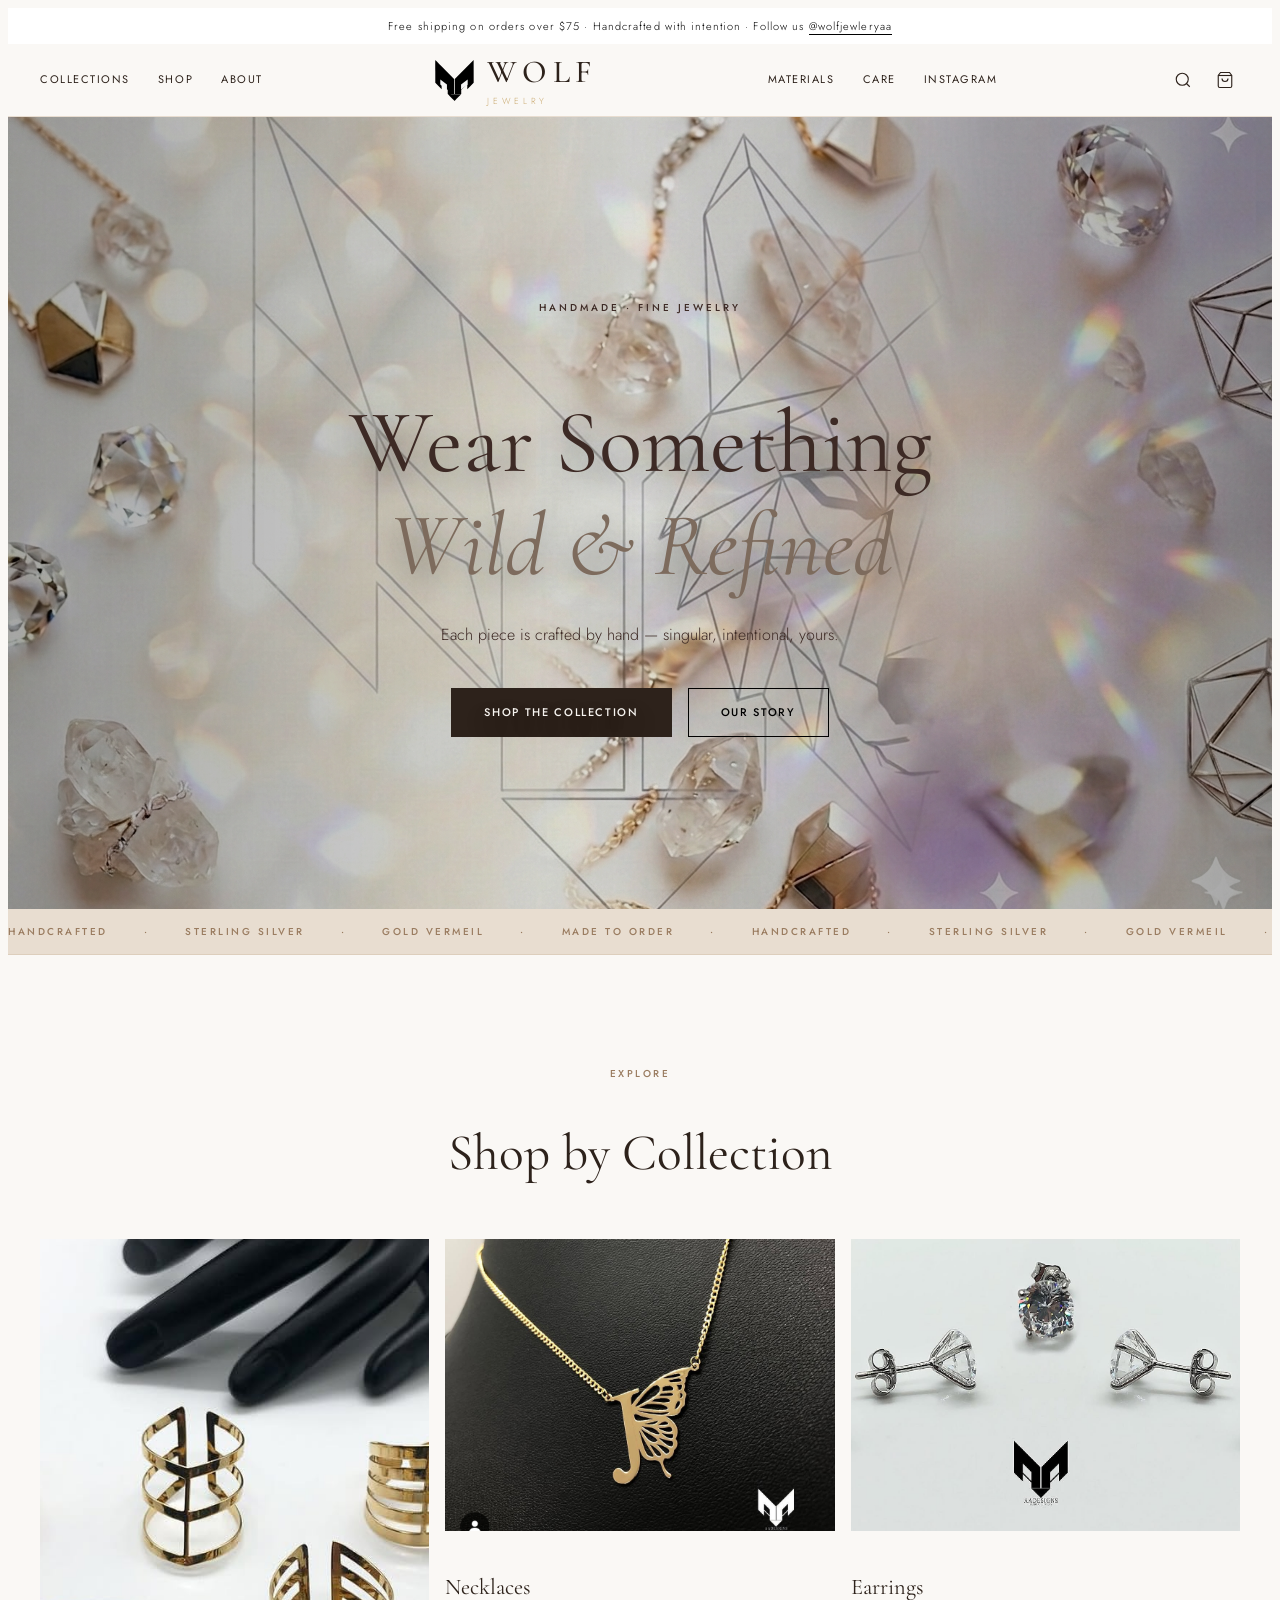
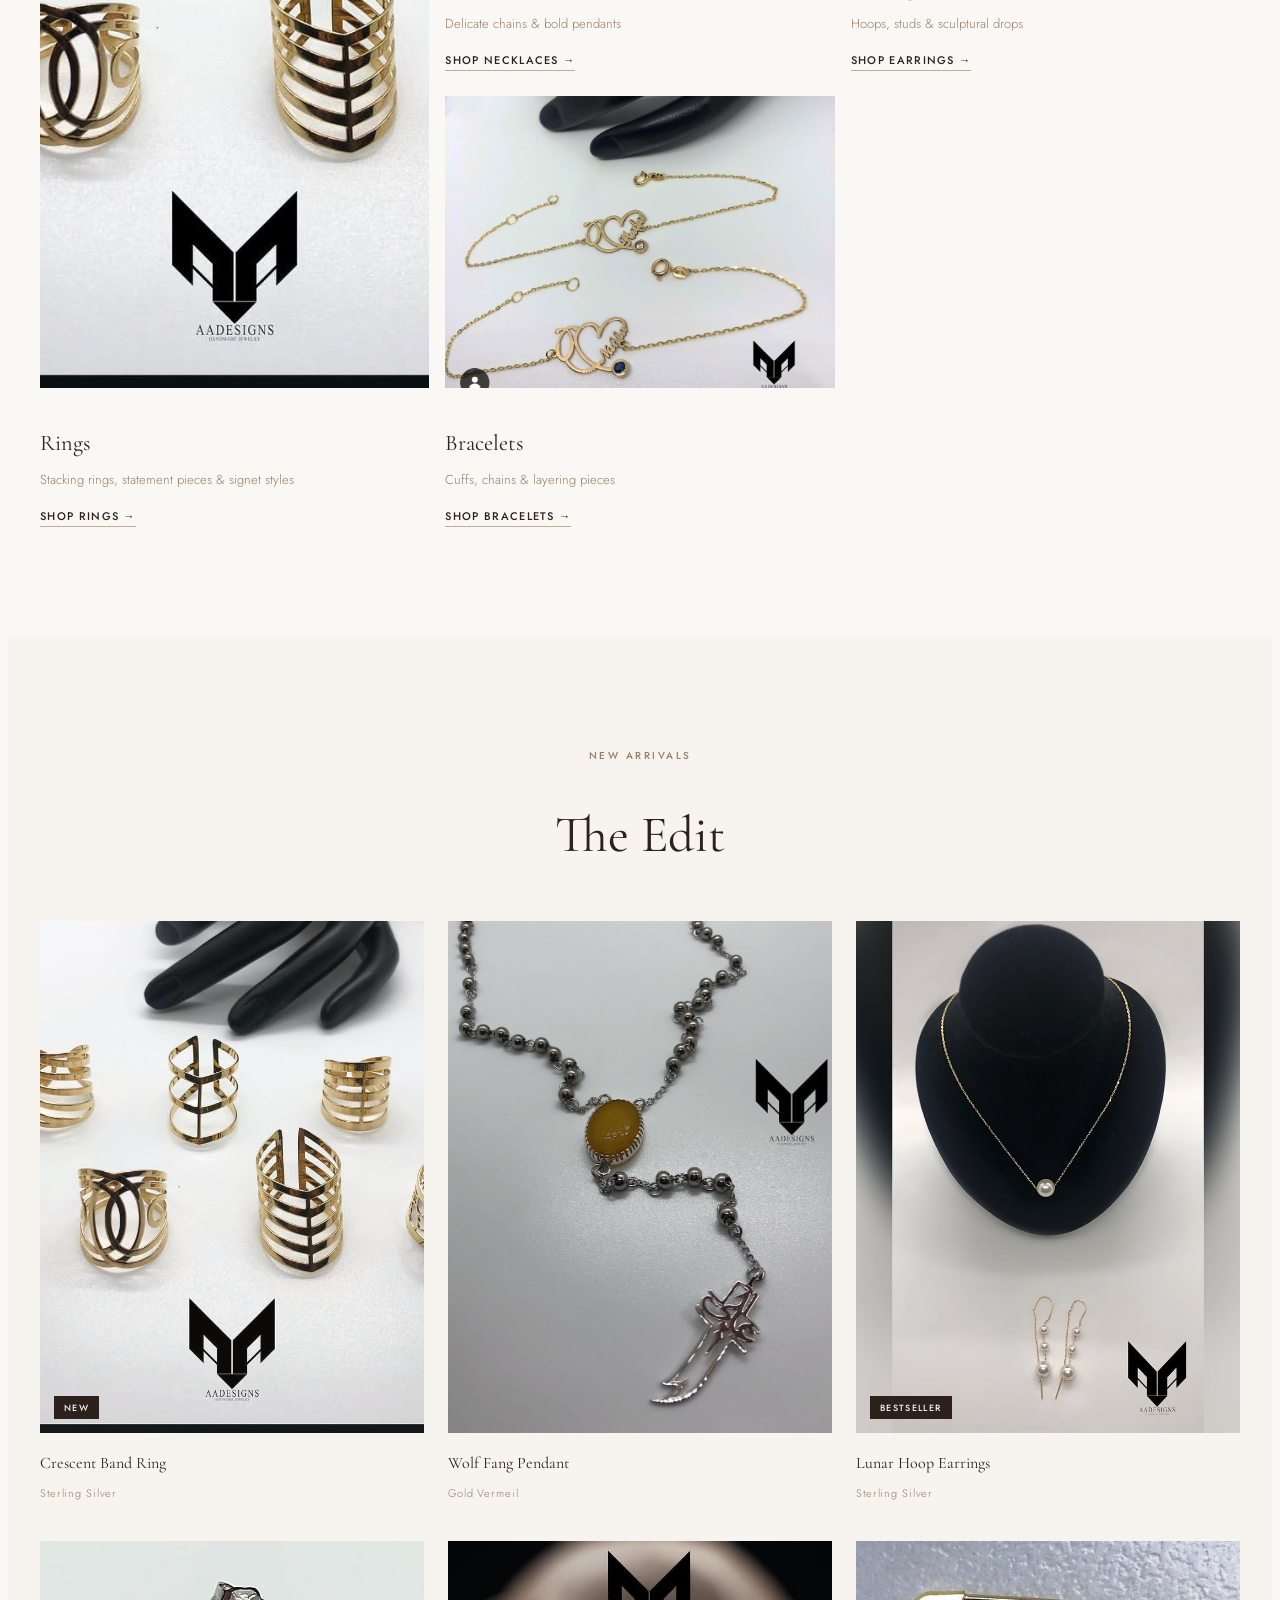
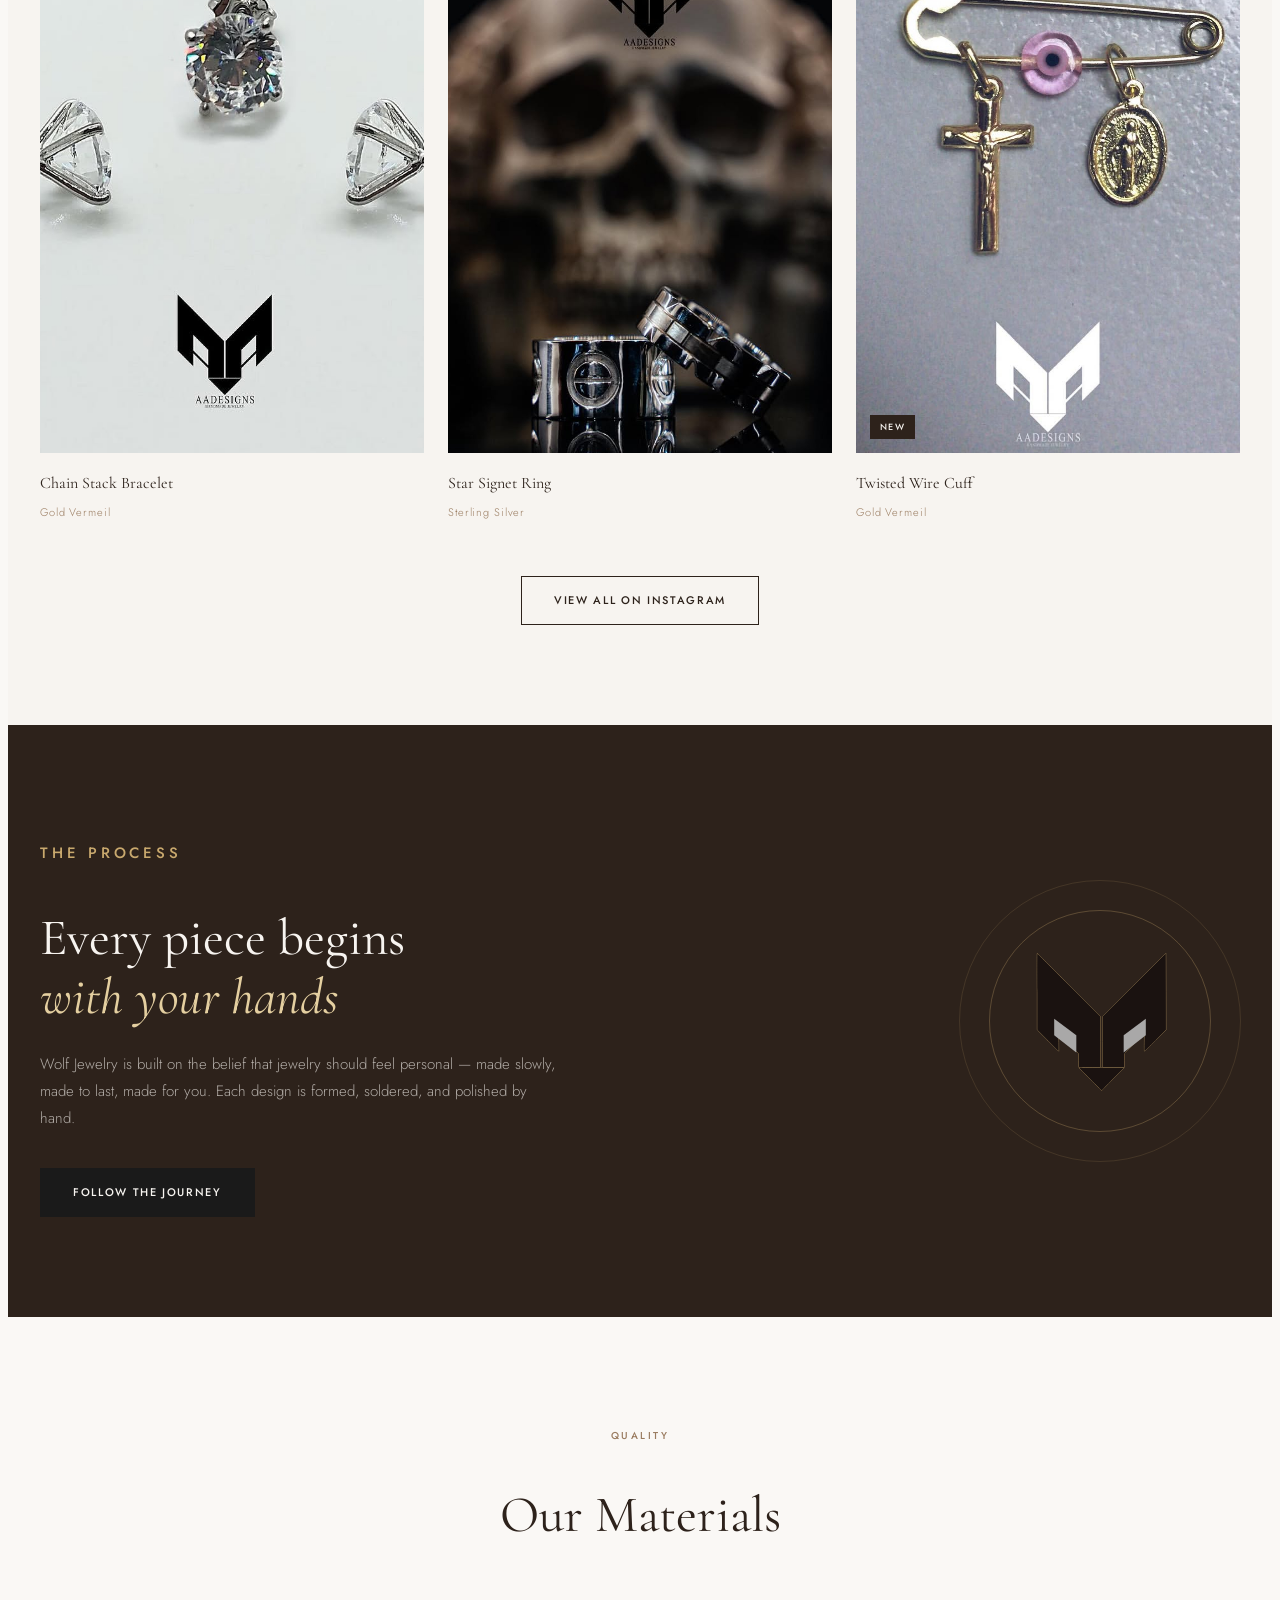
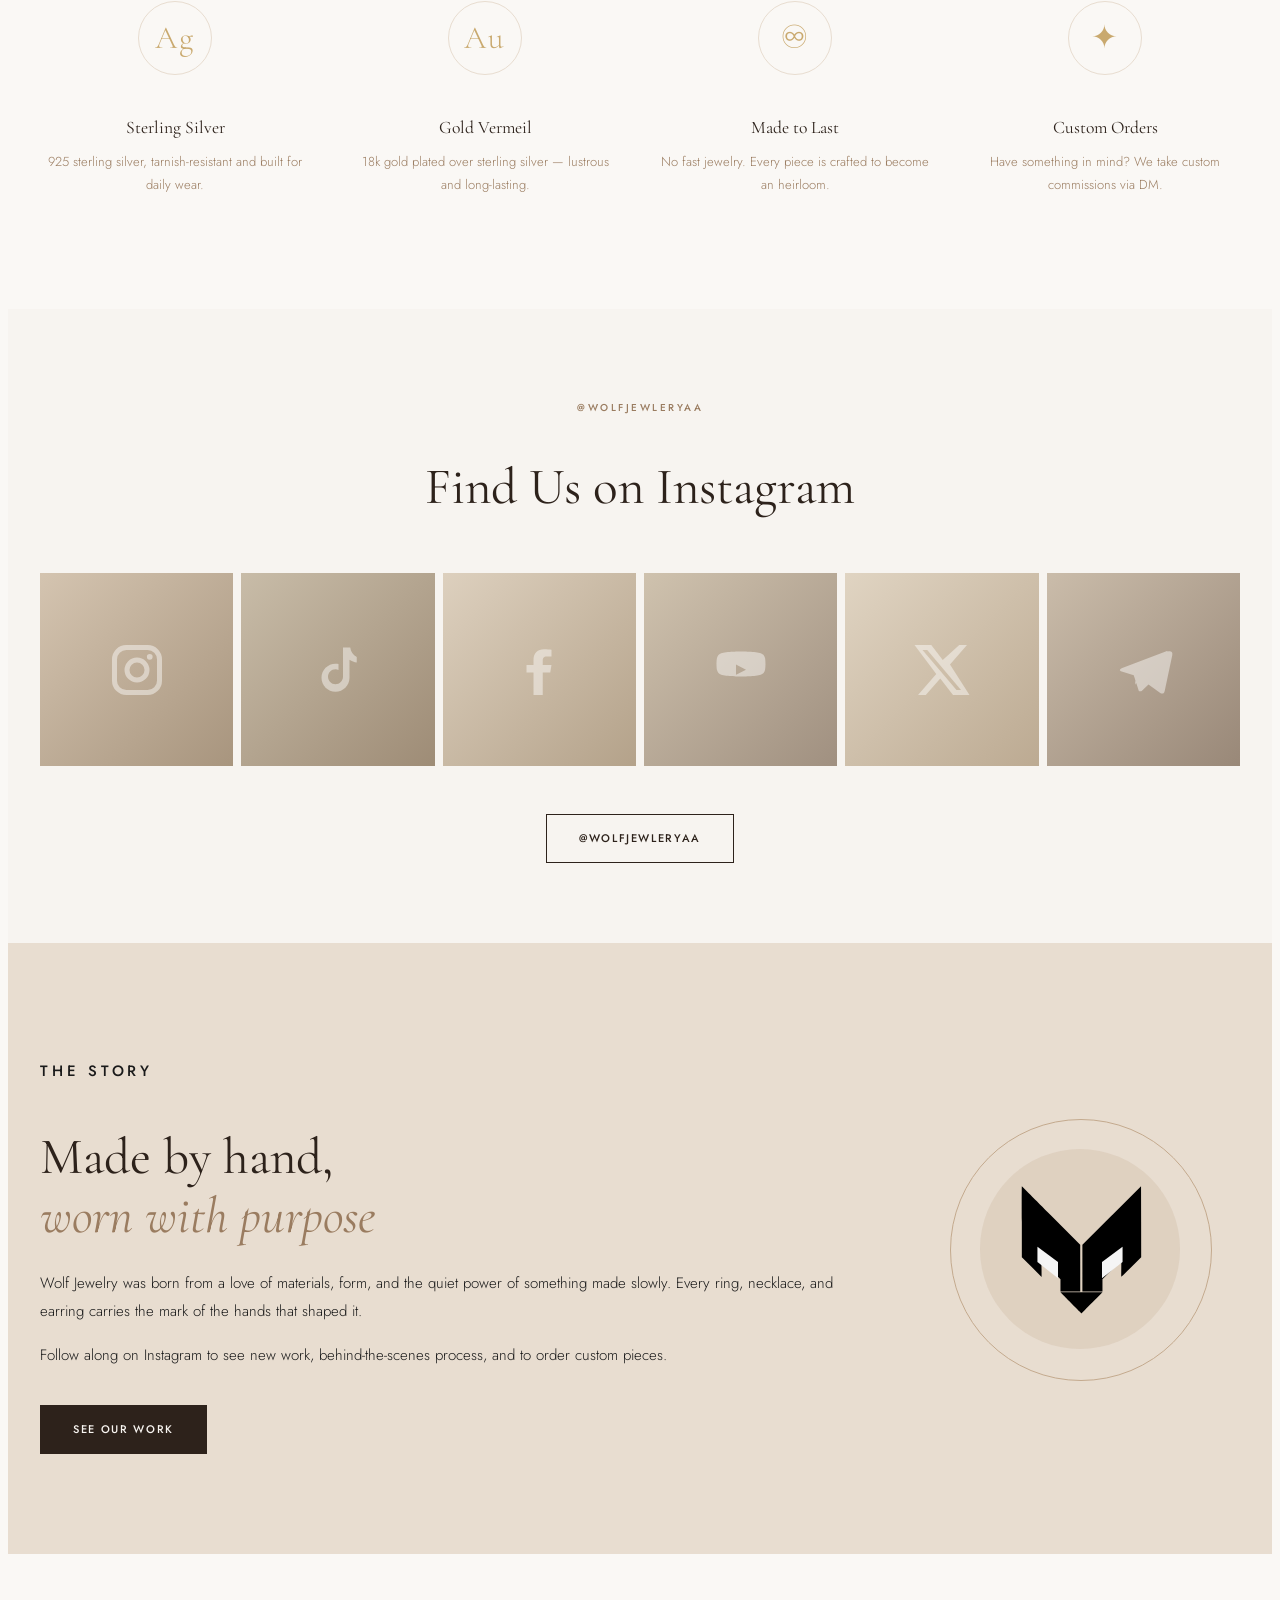
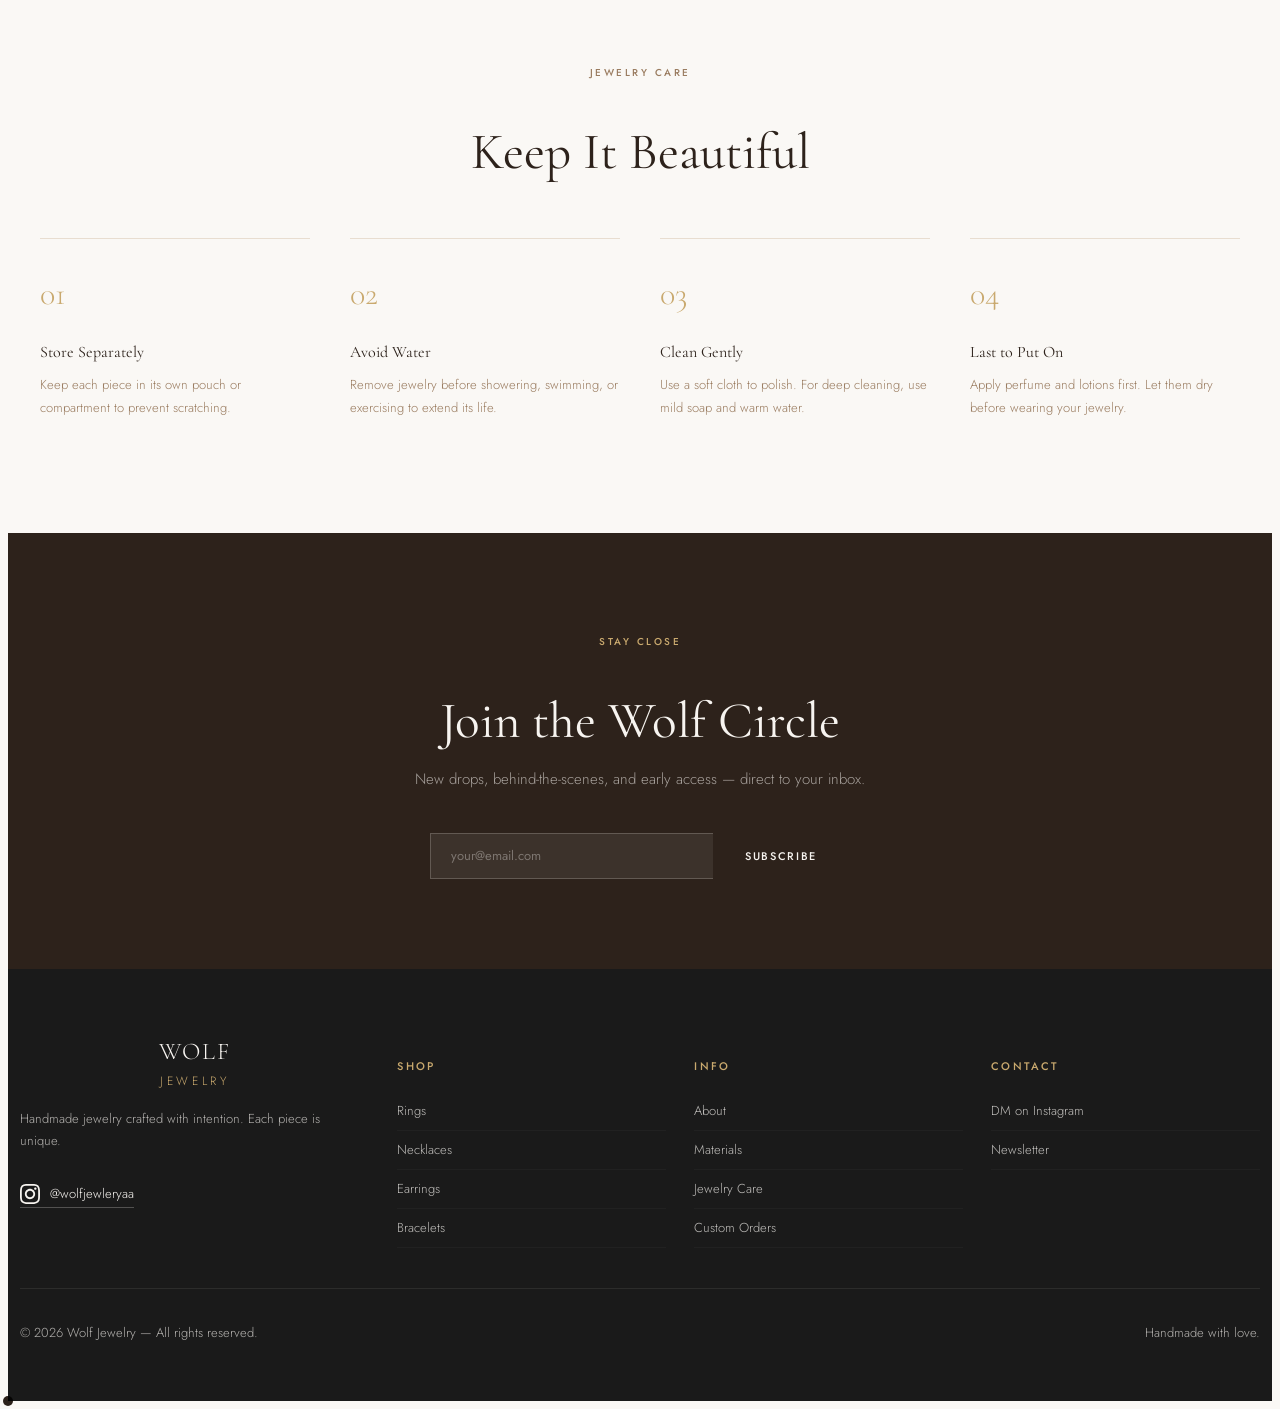
<file: index.html>
<!DOCTYPE html>
<html lang="en">
<head>
  <meta charset="UTF-8" />
  <meta name="viewport" content="width=device-width, initial-scale=1.0" />
  <title>Wolf Jewelry — Handmade Fine Jewelry</title>
  <link rel="stylesheet" href="style.css" />
  <link href="https://fonts.googleapis.com/css2?family=Cormorant+Garamond:ital,wght@0,300;0,400;0,500;1,300;1,400&family=Jost:wght@300;400;500&display=swap" rel="stylesheet" />
</head>
<body>

  <!-- ANNOUNCEMENT BAR -->
  <div class="announcement-bar">
    <p>Free shipping on orders over $75 · Handcrafted with intention · Follow us <a href="https://www.instagram.com/wolfjewleryaa" target="_blank">@wolfjewleryaa</a></p>
  </div>

  <!-- NAVIGATION -->
  <header class="header" id="header">
    <div class="header__inner">
      <button class="nav-toggle" id="navToggle" aria-label="Open menu">
        <span></span><span></span><span></span>
      </button>

      <nav class="nav nav--left">
        <a href="#collections">Collections</a>
        <a href="#shop">Shop</a>
        <a href="#about">About</a>
      </nav>

<a href="#" class="logo" aria-label="Wolf Jewelry">

<svg class="logo__svg" xmlns="http://www.w3.org/2000/svg" viewBox="0 0 434 436" preserveAspectRatio="xMidYMid meet" aria-hidden="true" data-logo="header" role="img" aria-label="Wolf Jewelry logo">
  <g transform="translate(0,436) scale(0.1,-0.1)" stroke="none" fill-rule="nonzero">
    
    <path id="left-wing" fill="#000000" d="M 228,3068 L 228,1885 L 558,1555 L 888,1225 L 886,1498 C 884,1647 885,1770 888,1770 C 891,1770 1034,1629 1206,1457 L 1518,1144 L 1518,939 L 1518,735 L 1848,735 L 2178,735 L 2178,1515 L 2177,2295 L 1204,3273 C 669,3810 229,4250 227,4250 C 225,4250 224,3718 228,3068 Z" />

    <path id="right-wing" fill="#000000" d="M 3228,3272 L 2250,2295 L 2250,1515 L 2250,735 L 2585,735 L 2920,735 L 2920,940 L 2920,1145 L 3235,1460 L 3551,1775 L 3548,1502 C 3546,1353 3547,1230 3550,1230 C 3553,1230 3705,1377 3886,1558 L 4213,1885 L 4211,3068 L 4208,4250 L 3231,3272 Z" />

    <path id="base-triangle" fill="#000000" d="M 1520,714 C 1520,708 2220,1 2222,5 C 2224,8 2381,167 2572,359 L 2920,709 L 2220,709 C 1835,709 1520,708 1520,714 Z" />

    <path id="left-inner-red" fill="#F5F5F5" d="M 750,1720 L 1435,1180 L 1435,1720 L 750,2230 Z" />

    <path id="right-inner-red" fill="#F5F5F5" d="M 3590,1720 L 2905,1180 L 2905,1720 L 3590,2230 Z" />

  </g>
</svg>



  <div class="logo__text">
    <h1>WOLF</h1>
    <span>JEWELRY</span>
  </div>

</a>


      <nav class="nav nav--right">
        <a href="#materials">Materials</a>
        <a href="#care">Care</a>
        <a href="https://www.instagram.com/wolfjewleryaa" target="_blank">Instagram</a>
      </nav>

      <div class="header__icons">
        <button class="icon-btn" aria-label="Search">
          <svg width="18" height="18" fill="none" stroke="currentColor" stroke-width="1.5" viewBox="0 0 24 24"><circle cx="11" cy="11" r="8"/><path d="m21 21-4.35-4.35"/></svg>
        </button>
        <button class="icon-btn" aria-label="Cart">
          <svg width="18" height="18" fill="none" stroke="currentColor" stroke-width="1.5" viewBox="0 0 24 24"><path d="M6 2 3 6v14a2 2 0 0 0 2 2h14a2 2 0 0 0 2-2V6l-3-4z"/><line x1="3" y1="6" x2="21" y2="6"/><path d="M16 10a4 4 0 0 1-8 0"/></svg>
        </button>
      </div>
    </div>

    <!-- Mobile Menu -->
    <nav class="mobile-menu" id="mobileMenu">
      <a href="#collections">Collections</a>
      <a href="#shop">Shop</a>
      <a href="#about">About</a>
      <a href="#materials">Materials</a>
      <a href="#care">Care</a>
      <a href="https://www.instagram.com/wolfjewleryaa" target="_blank">Instagram</a>
    </nav>
  </header>

  <!-- HERO -->
  <section class="hero" id="home">
    <div class="hero__bg">

      <div class="hero__wolf"></div>

      <div class="hero__jewelry"></div>

      <div class="hero__overlay"></div>

      <div class="hero__grain"></div>

    </div>
    <div class="hero__content">
      <p class="hero__eyebrow">Handmade · Fine Jewelry</p>
      <h1 class="hero__title">Wear Something<br><em>Wild &amp; Refined</em></h1>
      <p class="hero__sub">Each piece is crafted by hand — singular, intentional, yours.</p>
      <div class="hero__actions">
        <a href="#shop" class="btn btn--primary hero__btn-primary">Shop the Collection</a>
        <a href="#about" class="btn btn--ghost hero__btn-secondary">Our Story</a>
      </div>
    </div>
    
  </section>

  <!-- MARQUEE -->
  <div class="marquee">
    <div class="marquee__track">
      <span>Handcrafted</span><span>·</span>
      <span>Sterling Silver</span><span>·</span>
      <span>Gold Vermeil</span><span>·</span>
      <span>Made to Order</span><span>·</span>
      <span>Handcrafted</span><span>·</span>
      <span>Sterling Silver</span><span>·</span>
      <span>Gold Vermeil</span><span>·</span>
      <span>Made to Order</span><span>·</span>
      <span>Handcrafted</span><span>·</span>
      <span>Sterling Silver</span><span>·</span>
      <span>Gold Vermeil</span><span>·</span>
      <span>Made to Order</span><span>·</span>
    </div>
  </div>

  <!-- COLLECTIONS -->

  <section class="collections" id="collections">
    <div class="container">
      <div class="section-header">
        <p class="section-eyebrow">Explore</p>
        <h2 class="section-title">Shop by Collection</h2>
      </div>
      <div class="collections__grid">
        <div class="collection-card collection-card--large reveal">
          <div class="collection-card__img" style="background: linear-gradient(135deg, #c9b89a 0%, #8a7560 100%);">
            <div class="collection-card__overlay"></div>
            <div class="collection-card__icon" style="width:100%;height:100%;display:flex;align-items:center;justify-content:center;">
              <img src="images/ring1.jpeg" alt="Rings preview" style="width:100%;height:100%;object-fit:cover;display:block;border-radius:0;" onerror="this.onerror=null;this.style.display='none';" />
            </div>
          </div>
          <div class="collection-card__body">
            <h3>Rings</h3>
            <p>Stacking rings, statement pieces &amp; signet styles</p>
            <a href="rings.html" class="link-arrow">Shop Rings →</a>
          </div>
        </div>
        <div class="collection-card reveal" style="--delay: 0.1s">
          <div class="collection-card__img" style="background: linear-gradient(135deg, #b5a898 0%, #7a6b5a 100%);">
            <div class="collection-card__overlay"></div>
            <div class="collection-card__icon" style="width:100%;height:100%;display:flex;align-items:center;justify-content:center;">
              <img src="images/necklases1.jpeg" alt="Rings preview" style="width:100%;height:100%;object-fit:cover;display:block;border-radius:0;" onerror="this.onerror=null;this.style.display='none';" />
            </div>
          </div>
          <div class="collection-card__body">
            <h3>Necklaces</h3>
            <p>Delicate chains &amp; bold pendants</p>
            <a href="necklaces.html" class="link-arrow">Shop Necklaces →</a>
          </div>
        </div>
        <div class="collection-card reveal" style="--delay: 0.2s">
          <div class="collection-card__img" style="background: linear-gradient(135deg, #d4c5b0 0%, #9a8c7c 100%);">
            <div class="collection-card__overlay"></div>
            <div class="collection-card__icon" style="width:100%;height:100%;display:flex;align-items:center;justify-content:center;">
              <img src="images/earings1.jpeg" alt="Rings preview" style="width:100%;height:100%;object-fit:cover;display:block;border-radius:0;" onerror="this.onerror=null;this.style.display='none';" />
            </div>
          </div>
          <div class="collection-card__body">
            <h3>Earrings</h3>
            <p>Hoops, studs &amp; sculptural drops</p>
            <a href="earrings.html" class="link-arrow">Shop Earrings →</a>
          </div>
        </div>
        <div class="collection-card reveal" style="--delay: 0.3s">
          <div class="collection-card__img" style="background: linear-gradient(135deg, #bfb0a0 0%, #857567 100%);">
            <div class="collection-card__overlay"></div>
            <div class="collection-card__icon" style="width:100%;height:100%;display:flex;align-items:center;justify-content:center;">
              <img src="images/bracelet1.jpeg" alt="Rings preview" style="width:100%;height:100%;object-fit:cover;display:block;border-radius:0;" onerror="this.onerror=null;this.style.display='none';" />
            </div>
          </div>
          <div class="collection-card__body">
            <h3>Bracelets</h3>
            <p>Cuffs, chains &amp; layering pieces</p>
            <a href="bracelets.html" class="link-arrow">Shop Bracelets →</a>
          </div>
        </div>
      </div>
    </div>
  </section>

  <!-- FEATURED PRODUCTS -->
  <section class="shop" id="shop">
    <div class="container">
      <div class="section-header">
        <p class="section-eyebrow">New Arrivals</p>
        <h2 class="section-title">The Edit</h2>
      </div>
      <div class="products__grid">

        <div class="product-card reveal">
  <div class="product-card__img">
    
    <div class="product-card__placeholder" style="background: linear-gradient(160deg, #e8ddd0, #c4b09a); overflow:hidden;">
      <img src="images/ring1.jpeg"
           alt="Crescent Band Ring"
           style="width:100%; height:100%; object-fit:cover; display:block; opacity:0.95;"
           onerror="this.onerror=null; this.style.display='none';" />
    </div>

    <button class="product-card__wishlist" aria-label="Add to wishlist">♡</button>
    <div class="product-card__badge">New</div>

  </div>

  <div class="product-card__info">
    <h4>Crescent Band Ring</h4>
    <p class="product-card__material">Sterling Silver</p>
    
  </div>
</div>

        <div class="product-card reveal" style="--delay: 0.1s">
          <div class="product-card__img">
            <div class="product-card__placeholder" style="background: linear-gradient(160deg, #ddd0c0, #b89e87);">
              <img src="images/necklases4.jpeg"
           alt="Wolf Fang Pendant"
           style="width:100%; height:100%; object-fit:cover; display:block;">
            </div>
            <button class="product-card__wishlist" aria-label="Add to wishlist">♡</button>
          </div>
          <div class="product-card__info">
            <h4>Wolf Fang Pendant</h4>
            <p class="product-card__material">Gold Vermeil</p>
            
          </div>
        </div>

       <div class="product-card reveal" style="--delay: 0.2s">
  <div class="product-card__img">
    <img src="images/earings2.jpeg"
         alt="Lunar Hoop Earrings"
         style="width:100%; height:100%; object-fit:cover; display:block;">

    <button class="product-card__wishlist" aria-label="Add to wishlist">♡</button>
    <div class="product-card__badge">Bestseller</div>
  </div>

  <div class="product-card__info">
    <h4>Lunar Hoop Earrings</h4>
    <p class="product-card__material">Sterling Silver</p>
    
  </div>
</div>

        <div class="product-card reveal" style="--delay: 0.3s">
          <div class="product-card__img">
            <div class="product-card__placeholder" style="background: linear-gradient(160deg, #d8ccbe, #b09a84);">
              <img src="images/earings1.jpeg"
           alt="Wolf Fang Pendant"
           style="width:100%; height:100%; object-fit:cover; display:block;">
            </div>
            <button class="product-card__wishlist" aria-label="Add to wishlist">♡</button>
          </div>
          <div class="product-card__info">
            <h4>Chain Stack Bracelet</h4>
            <p class="product-card__material">Gold Vermeil</p>
            
          </div>
        </div>

        <div class="product-card reveal" style="--delay: 0.4s">
          <div class="product-card__img">
            <div class="product-card__placeholder" style="background: linear-gradient(160deg, #e4d8c8, #c8b09a);">
              <img src="images/ring4.jpeg"
           alt="Wolf Fang Pendant"
           style="width:100%; height:100%; object-fit:cover; display:block;">
            </div>
            <button class="product-card__wishlist" aria-label="Add to wishlist">♡</button>
          </div>
          <div class="product-card__info">
            <h4>Star Signet Ring</h4>
            <p class="product-card__material">Sterling Silver</p>
            
          </div>
        </div>

        <div class="product-card reveal" style="--delay: 0.5s">
          <div class="product-card__img">
            <div class="product-card__placeholder" style="background: linear-gradient(160deg, #dfd3c3, #b9a38d);">
              <img src="images/babychi.jpeg"
           alt="Wolf Fang Pendant"
           style="width:100%; height:100%; object-fit:cover; display:block;">
            </div>
            <button class="product-card__wishlist" aria-label="Add to wishlist">♡</button>
            <div class="product-card__badge">New</div>
          </div>
          <div class="product-card__info">
            <h4>Twisted Wire Cuff</h4>
            <p class="product-card__material">Gold Vermeil</p>
            
          </div>
        </div>

      </div>
      <div class="shop__cta">
        <a href="https://www.instagram.com/wolfjewleryaa" target="_blank" class="btn btn--outline">View All on Instagram</a>
      </div>
    </div>
  </section>

  <!-- CRAFT BANNER -->
  <section class="craft-banner">
    <div class="craft-banner__inner">
      <div class="craft-banner__text reveal">
        <p class="section-eyebrow">The Process</p>
        <h2>Every piece begins<br><em>with your hands</em></h2>
        <p>Wolf Jewelry is built on the belief that jewelry should feel personal — made slowly, made to last, made for you. Each design is formed, soldered, and polished by hand.</p>
        <a href="https://www.instagram.com/wolfjewleryaa" target="_blank" class="btn btn--dark">Follow the Journey</a>
      </div>
      <div class="craft-banner__visual reveal" style="--delay: 0.2s">
        <div class="craft-visual__ring"></div>
        <div class="craft-visual__ring craft-visual__ring--2"></div>
        <div class="craft-visual__center" aria-label="Wolf Logo">
         <svg class="logo__svg" xmlns="http://www.w3.org/2000/svg" viewBox="0 0 434 436" preserveAspectRatio="xMidYMid meet" aria-hidden="true" data-logo="header" role="img" aria-label="Wolf Jewelry logo">
          <g transform="translate(0,436) scale(0.1,-0.1)"  fill-rule="nonzero">
    
            <path id="left-wing" fill="#1a1210" stroke="#c9a96e" stroke-width="20" paint-order="stroke fill" d="M 228,3068 L 228,1885 L 558,1555 L 888,1225 L 886,1498 C 884,1647 885,1770 888,1770 C 891,1770 1034,1629 1206,1457 L 1518,1144 L 1518,939 L 1518,735 L 1848,735 L 2178,735 L 2178,1515 L 2177,2295 L 1204,3273 C 669,3810 229,4250 227,4250 C 225,4250 224,3718 228,3068 Z" />

            <path id="right-wing" fill="#1a1210" stroke="#c9a96e" stroke-width="20" paint-order="stroke fill" d="M 3228,3272 L 2250,2295 L 2250,1515 L 2250,735 L 2585,735 L 2920,735 L 2920,940 L 2920,1145 L 3235,1460 L 3551,1775 L 3548,1502 C 3546,1353 3547,1230 3550,1230 C 3553,1230 3705,1377 3886,1558 L 4213,1885 L 4211,3068 L 4208,4250 L 3231,3272 Z" />

            <path id="base-triangle" fill="#1a1210" stroke="#c9a96e" stroke-width="20" paint-order="stroke fill" d="M 1520,714 C 1520,708 2220,1 2222,5 C 2224,8 2381,167 2572,359 L 2920,709 L 2220,709 C 1835,709 1520,708 1520,714 Z" />

            <path id="left-inner-red" fill="#B0B0B0" d="M 750,1720 L 1435,1180 L 1435,1720 L 750,2230 Z" />

            <path id="right-inner-red" fill="#B0B0B0" d="M 3590,1720 L 2905,1180 L 2905,1720 L 3590,2230 Z" />

          </g>
        </svg>
        </div>

      </div>
    </div>
  </section>

  <!-- MATERIALS -->
  <section class="materials" id="materials">
    <div class="container">
      <div class="section-header">
        <p class="section-eyebrow">Quality</p>
        <h2 class="section-title">Our Materials</h2>
      </div>
      <div class="materials__grid">
        <div class="material-item reveal">
          <div class="material-item__icon">Ag</div>
          <h4>Sterling Silver</h4>
          <p>925 sterling silver, tarnish-resistant and built for daily wear.</p>
        </div>
        <div class="material-item reveal" style="--delay: 0.1s">
          <div class="material-item__icon">Au</div>
          <h4>Gold Vermeil</h4>
          <p>18k gold plated over sterling silver — lustrous and long-lasting.</p>
        </div>
        <div class="material-item reveal" style="--delay: 0.2s">
          <div class="material-item__icon">♾</div>
          <h4>Made to Last</h4>
          <p>No fast jewelry. Every piece is crafted to become an heirloom.</p>
        </div>
        <div class="material-item reveal" style="--delay: 0.3s">
          <div class="material-item__icon">✦</div>
          <h4>Custom Orders</h4>
          <p>Have something in mind? We take custom commissions via DM.</p>
        </div>
      </div>
    </div>
  </section>

  <!-- INSTAGRAM STRIP -->
  <section class="instagram-strip">
    <div class="container">
      <div class="section-header">
        <p class="section-eyebrow">@wolfjewleryaa</p>
        <h2 class="section-title">Find Us on Instagram</h2>
      </div>
      <div class="social-icons insta-grid" aria-label="Social media links">
        <!-- Instagram -->
        <a href="https://www.instagram.com/wolfjewleryaa" target="_blank" rel="noopener" class="insta-tile reveal" style="background: linear-gradient(135deg,#d4c4b0,#a8957e)" aria-label="Instagram">
          <svg class="social-icon" viewBox="0 0 24 24" aria-hidden="true">
            <path d="M7.75 2h8.5A5.75 5.75 0 0 1 22 7.75v8.5A5.75 5.75 0 0 1 16.25 22h-8.5A5.75 5.75 0 0 1 2 16.25v-8.5A5.75 5.75 0 0 1 7.75 2Zm0 2A3.75 3.75 0 0 0 4 7.75v8.5A3.75 3.75 0 0 0 7.75 20h8.5A3.75 3.75 0 0 0 20 16.25v-8.5A3.75 3.75 0 0 0 16.25 4h-8.5ZM12 7a5 5 0 1 1 0 10 5 5 0 0 1 0-10Zm0 2a3 3 0 1 0 0 6 3 3 0 0 0 0-6Zm6.25-2.3a1.15 1.15 0 1 1-2.3 0 1.15 1.15 0 0 1 2.3 0Z"/>
          </svg>
        </a>

        <!-- TikTok -->
        <a href="#" target="_blank" rel="noopener" class="insta-tile reveal" style="--delay:0.05s; background: linear-gradient(135deg,#c8bca8,#9e8c76)" aria-label="TikTok">
          <svg class="social-icon" viewBox="0 0 24 24" aria-hidden="true">
            <path d="M16.9 3c.2 1.6 1.1 3 2.6 3.8V9c-1-.1-2-.5-2.9-1.1v7.2c0 3.1-2.5 5.6-5.6 5.6S5.4 18.2 5.4 15.1c0-3.1 2.5-5.6 5.6-5.6.4 0 .8 0 1.2.1V12c-.4-.2-.8-.3-1.2-.3-1.7 0-3 1.4-3 3s1.4 3 3 3 3-1.4 3-3V3h2.9Z"/>
          </svg>
        </a>

        <!-- Facebook -->
        <a href="#" target="_blank" rel="noopener" class="insta-tile reveal" style="--delay:0.1s; background: linear-gradient(135deg,#ddd0be,#b4a28a)" aria-label="Facebook">
          <svg class="social-icon" viewBox="0 0 24 24" aria-hidden="true">
            <path d="M13.5 22v-9h3l.5-3h-3.5V8.2c0-.9.3-1.6 1.6-1.6H17V3.9c-.8-.1-1.9-.2-3-.2-2.5 0-4.2 1.5-4.2 4.3V10H7v3h2.8v9h3.7Z"/>
          </svg>
        </a>

        <!-- YouTube -->
        <a href="#" target="_blank" rel="noopener" class="insta-tile reveal" style="--delay:0.15s; background: linear-gradient(135deg,#cfc2ae,#a09080)" aria-label="YouTube">
          <svg class="social-icon" viewBox="0 0 24 24" aria-hidden="true">
            <path d="M21.6 7.2c.2.8.2 2.4.2 2.4s0 1.6-.2 2.4c-.2.9-.8 1.6-1.7 1.9C18 14.6 12 14.6 12 14.6s-6 0-7.9-.7c-.9-.3-1.5-1-1.7-1.9C2.2 11.2 2.2 9.6 2.2 9.6s0-1.6.2-2.4c.2-.9.8-1.6 1.7-1.9C6 4.6 12 4.6 12 4.6s6 0 7.9.7c.9.3 1.5 1 1.7 1.9ZM10 9.8v4.1l4-2.05-4-2.05Z"/>
          </svg>
        </a>

        <!-- X -->
        <a href="#" target="_blank" rel="noopener" class="insta-tile reveal" style="--delay:0.2s; background: linear-gradient(135deg,#e0d4c2,#bcaa92)" aria-label="X">
          <svg class="social-icon" viewBox="0 0 24 24" aria-hidden="true">
            <path d="M18.9 2H22l-6.8 7.8L23 22h-6.6l-5.1-6.6L5.5 22H2.4l7.3-8.4L1 2h6.7l4.6 6 6.6-6ZM17.8 20h1.8L6.1 4H4.2l13.6 16Z"/>
          </svg>
        </a>

        <!-- Telegram -->
        <a href="#" target="_blank" rel="noopener" class="insta-tile reveal" style="--delay:0.25s; background: linear-gradient(135deg,#cabcaa,#998878)" aria-label="Telegram">
          <svg class="social-icon" viewBox="0 0 24 24" aria-hidden="true">
            <path d="M21.6 4.4 3.7 11.2c-1.2.5-1.2 1.1-.2 1.4l4.8 1.5 1.8 5.6c.2.6.1.8.8.8.5 0 .7-.2 1-.5l2.3-2.2 4.7 3.4c.9.5 1.6.2 1.8-.9l3-14.2c.3-1.3-.5-1.9-1.8-1.5ZM9.1 14.8l-.3 3.2c.1-.3.2-.5.4-.7l8-7.9c.2-.2.4-.4.6-.5l-9.1 5.9Z"/>
          </svg>
        </a>
      </div>

      <div class="shop__cta">
        <a href="https://www.instagram.com/wolfjewleryaa" target="_blank" class="btn btn--outline">@wolfjewleryaa</a>
      </div>
    </div>
  </section>

  <!-- ABOUT -->
  <section class="about" id="about">
  <div class="about__inner container">
    <div class="about__text reveal">
      <p class="section-eyebrow">The Story</p>
      <h2>Made by hand,<br><em>worn with purpose</em></h2>
      <p>Wolf Jewelry was born from a love of materials, form, and the quiet power of something made slowly. Every ring, necklace, and earring carries the mark of the hands that shaped it.</p>
      <p>Follow along on Instagram to see new work, behind-the-scenes process, and to order custom pieces.</p>
      <a href="https://www.instagram.com/wolfjewleryaa" target="_blank" class="btn btn--primary">See Our Work</a>
    </div>
    <div class="about__visual reveal" style="--delay: 0.2s">
      <div class="about__shape about__shape--1"></div>
      <div class="about__shape about__shape--2"></div>
      <div class="about__monogram">
        <svg class="logo__svg" xmlns="http://www.w3.org/2000/svg" viewBox="0 0 434 436" preserveAspectRatio="xMidYMid meet" aria-hidden="true" data-logo="header" role="img" aria-label="Wolf Jewelry logo">
          <g transform="translate(0,436) scale(0.1,-0.1)" stroke="none" fill-rule="nonzero">
    
          <path id="left-wing" fill="#000000" d="M 228,3068 L 228,1885 L 558,1555 L 888,1225 L 886,1498 C 884,1647 885,1770 888,1770 C 891,1770 1034,1629 1206,1457 L 1518,1144 L 1518,939 L 1518,735 L 1848,735 L 2178,735 L 2178,1515 L 2177,2295 L 1204,3273 C 669,3810 229,4250 227,4250 C 225,4250 224,3718 228,3068 Z" />

          <path id="right-wing" fill="#000000" d="M 3228,3272 L 2250,2295 L 2250,1515 L 2250,735 L 2585,735 L 2920,735 L 2920,940 L 2920,1145 L 3235,1460 L 3551,1775 L 3548,1502 C 3546,1353 3547,1230 3550,1230 C 3553,1230 3705,1377 3886,1558 L 4213,1885 L 4211,3068 L 4208,4250 L 3231,3272 Z" />

          <path id="base-triangle" fill="#000000" d="M 1520,714 C 1520,708 2220,1 2222,5 C 2224,8 2381,167 2572,359 L 2920,709 L 2220,709 C 1835,709 1520,708 1520,714 Z" />

          <path id="left-inner-red" fill="#F5F5F5" d="M 750,1720 L 1435,1180 L 1435,1720 L 750,2230 Z" />

          <path id="right-inner-red" fill="#F5F5F5" d="M 3590,1720 L 2905,1180 L 2905,1720 L 3590,2230 Z" />

        </g>
      </svg>
      </div>
    </div>
  </div>
</section>

  <!-- CARE -->
  <section class="care" id="care">
    <div class="container">
      <div class="section-header">
        <p class="section-eyebrow">Jewelry Care</p>
        <h2 class="section-title">Keep It Beautiful</h2>
      </div>
      <div class="care__grid">
        <div class="care-step reveal">
          <div class="care-step__num">01</div>
          <h4>Store Separately</h4>
          <p>Keep each piece in its own pouch or compartment to prevent scratching.</p>
        </div>
        <div class="care-step reveal" style="--delay:0.1s">
          <div class="care-step__num">02</div>
          <h4>Avoid Water</h4>
          <p>Remove jewelry before showering, swimming, or exercising to extend its life.</p>
        </div>
        <div class="care-step reveal" style="--delay:0.2s">
          <div class="care-step__num">03</div>
          <h4>Clean Gently</h4>
          <p>Use a soft cloth to polish. For deep cleaning, use mild soap and warm water.</p>
        </div>
        <div class="care-step reveal" style="--delay:0.3s">
          <div class="care-step__num">04</div>
          <h4>Last to Put On</h4>
          <p>Apply perfume and lotions first. Let them dry before wearing your jewelry.</p>
        </div>
      </div>
    </div>
  </section>

  <!-- NEWSLETTER -->
  <section class="newsletter">
    <div class="newsletter__inner">
      <p class="section-eyebrow">Stay Close</p>
      <h2>Join the Wolf Circle</h2>
      <p>New drops, behind-the-scenes, and early access — direct to your inbox.</p>
      <div class="newsletter__form">
        <input type="email" placeholder="your@email.com" aria-label="Email address" />
        <button class="btn btn--primary" type="button">Subscribe</button>
      </div>
    </div>
  </section>

  <!-- FOOTER -->
  <footer class="footer">
    <div class="footer__top container">
      <div class="footer__brand">
        <div class="footer__logo">WOLF<br><span>JEWELRY</span></div>
        <p>Handmade jewelry crafted with intention. Each piece is unique.</p>
        <a href="https://www.instagram.com/wolfjewleryaa" target="_blank" class="footer__insta">
          <svg width="20" height="20" fill="currentColor" viewBox="0 0 24 24"><path d="M12 2.163c3.204 0 3.584.012 4.85.07 3.252.148 4.771 1.691 4.919 4.919.058 1.265.069 1.645.069 4.849 0 3.205-.012 3.584-.069 4.849-.149 3.225-1.664 4.771-4.919 4.919-1.266.058-1.644.07-4.85.07-3.204 0-3.584-.012-4.849-.07-3.26-.149-4.771-1.699-4.919-4.92-.058-1.265-.07-1.644-.07-4.849 0-3.204.013-3.583.07-4.849.149-3.227 1.664-4.771 4.919-4.919 1.266-.057 1.645-.069 4.849-.069zm0-2.163c-3.259 0-3.667.014-4.947.072-4.358.2-6.78 2.618-6.98 6.98-.059 1.281-.073 1.689-.073 4.948 0 3.259.014 3.668.072 4.948.2 4.358 2.618 6.78 6.98 6.98 1.281.058 1.689.072 4.948.072 3.259 0 3.668-.014 4.948-.072 4.354-.2 6.782-2.618 6.979-6.98.059-1.28.073-1.689.073-4.948 0-3.259-.014-3.667-.072-4.947-.196-4.354-2.617-6.78-6.979-6.98-1.281-.059-1.69-.073-4.949-.073zm0 5.838c-3.403 0-6.162 2.759-6.162 6.162s2.759 6.163 6.162 6.163 6.162-2.759 6.162-6.163c0-3.403-2.759-6.162-6.162-6.162zm0 10.162c-2.209 0-4-1.79-4-4 0-2.209 1.791-4 4-4s4 1.791 4 4c0 2.21-1.791 4-4 4zm6.406-11.845c-.796 0-1.441.645-1.441 1.44s.645 1.44 1.441 1.44c.795 0 1.439-.645 1.439-1.44s-.644-1.44-1.439-1.44z"/></svg>
          @wolfjewleryaa
        </a>
      </div>
      <div class="footer__links">
        <h5>Shop</h5>
        <a href="#shop">Rings</a>
        <a href="#shop">Necklaces</a>
        <a href="#shop">Earrings</a>
        <a href="#shop">Bracelets</a>
      </div>
      <div class="footer__links">
        <h5>Info</h5>
        <a href="#about">About</a>
        <a href="#materials">Materials</a>
        <a href="#care">Jewelry Care</a>
        <a href="https://www.instagram.com/wolfjewleryaa" target="_blank">Custom Orders</a>
      </div>
      <div class="footer__links">
        <h5>Contact</h5>
        <a href="https://www.instagram.com/wolfjewleryaa" target="_blank">DM on Instagram</a>
        <a href="#newsletter">Newsletter</a>
      </div>
    </div>
    <div class="footer__bottom container">
      <p>© 2026 Wolf Jewelry — All rights reserved.</p>
      <p>Handmade with love.</p>
    </div>
  </footer>

  <script src="script.js"></script>
</body>
</html>
</file>
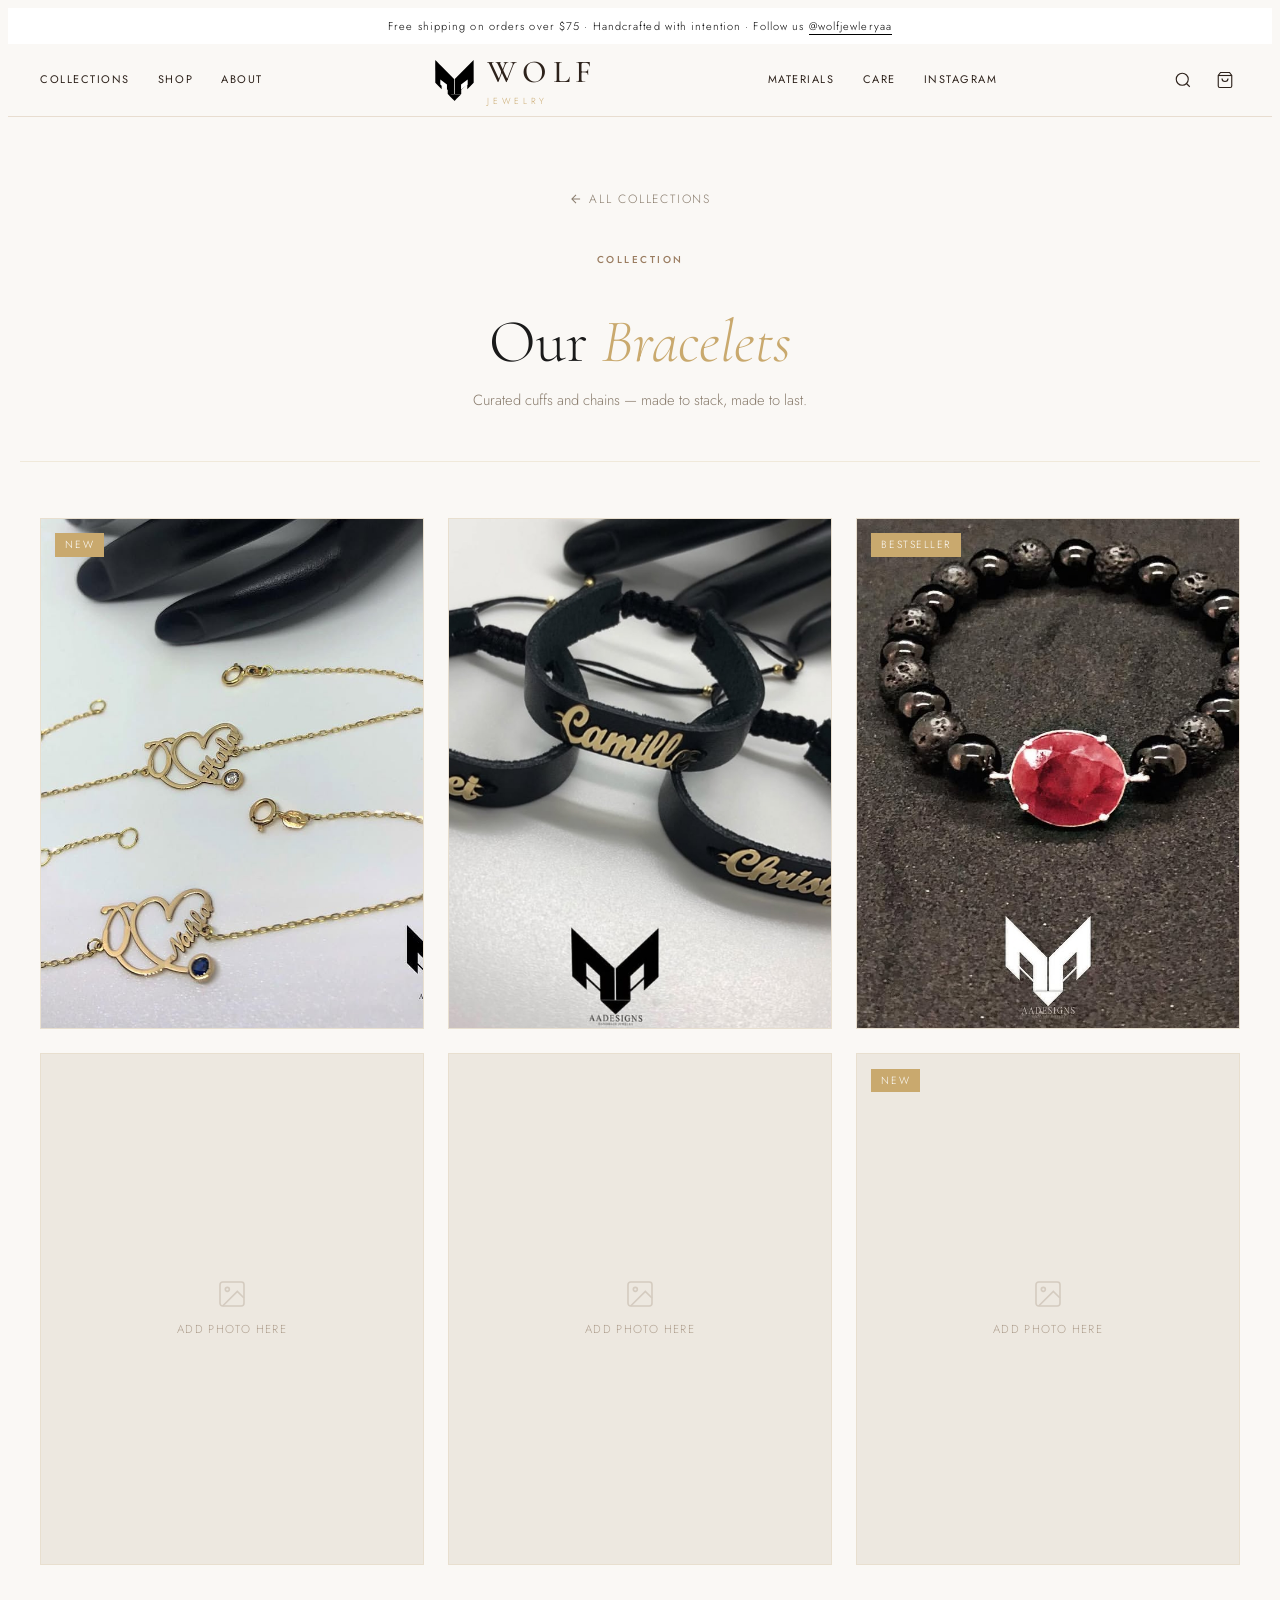
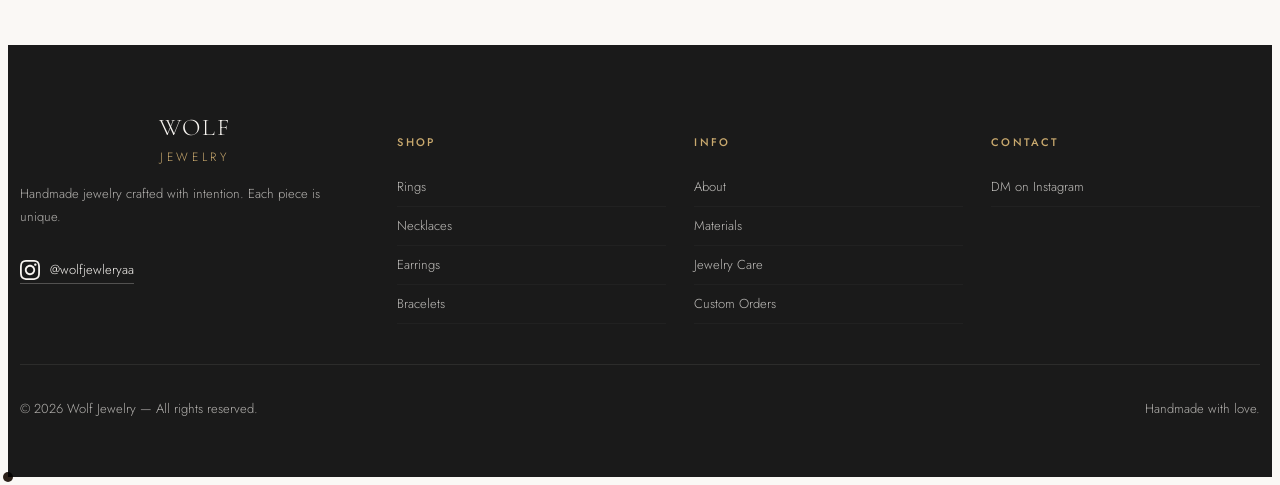
<file: bracelets.html>
<!DOCTYPE html>
<html lang="en">
<head>
  <meta charset="UTF-8" />
  <meta name="viewport" content="width=device-width, initial-scale=1.0" />
  <title>Bracelets — Wolf Jewelry</title>
  <link rel="stylesheet" href="style.css" />
  <link href="https://fonts.googleapis.com/css2?family=Cormorant+Garamond:ital,wght@0,300;0,400;0,500;1,300;1,400&family=Jost:wght@300;400;500&display=swap" rel="stylesheet" />
  <style>
    .page-hero {
      padding: 4.5rem 0 3rem;
      text-align: center;
      border-bottom: 1px solid rgba(201,169,110,0.2);
    }
    .back-link {
      display: inline-flex;
      align-items: center;
      gap: 6px;
      font-size: 0.75rem;
      letter-spacing: 0.15em;
      text-transform: uppercase;
      color: #8a7d6e;
      text-decoration: none;
      margin-bottom: 2rem;
      transition: color 0.2s;
      font-family: 'Jost', sans-serif;
    }
    .back-link:hover { color: #c9a96e; }
    .back-link svg { width: 14px; height: 14px; }
    .page-hero h1 {
      font-family: 'Cormorant Garamond', serif;
      font-size: clamp(2.4rem, 5vw, 3.8rem);
      font-weight: 300;
      line-height: 1.1;
      margin-bottom: 0.75rem;
    }
    .page-hero h1 em { font-style: italic; color: #c9a96e; }
    .page-hero__sub {
      font-size: 0.92rem;
      color: #8a7d6e;
      font-weight: 300;
      max-width: 440px;
      margin: 0 auto;
      line-height: 1.7;
    }
 
    .bracelets-section { padding: 3.5rem 0 5rem; }
    .bracelets-grid {
      display: grid;
      grid-template-columns: repeat(3, 1fr);
      gap: 1.5rem;
    }
    @media (max-width: 768px) { .bracelets-grid { grid-template-columns: repeat(2,1fr); gap: 1rem; } }
    @media (max-width: 480px) { .bracelets-grid { grid-template-columns: 1fr; } }
 
    .bracelet-card {
      position: relative;
      overflow: hidden;
      cursor: pointer;
      background: #ede8e0;
      aspect-ratio: 3/4;
      border: 1px solid rgba(201,169,110,0.15);
      transition: border-color 0.3s;
    }
    .bracelet-card:hover { border-color: rgba(201,169,110,0.5); }
    .bracelet-card img {
      width: 100%; height: 100%;
      object-fit: cover; display: block;
      transition: transform 0.6s ease;
    }
    .bracelet-card:hover img { transform: scale(1.04); }
 
    .bracelet-card__placeholder {
      width: 100%; height: 100%;
      display: flex; flex-direction: column;
      align-items: center; justify-content: center;
      gap: 0.6rem;
      color: #b0a090;
      font-size: 0.72rem;
      letter-spacing: 0.12em;
      text-transform: uppercase;
      font-family: 'Jost', sans-serif;
    }
    .bracelet-card__placeholder svg { width: 32px; height: 32px; opacity: 0.4; }
 
    .bracelet-card__overlay {
      position: absolute; inset: 0;
      background: linear-gradient(to top, rgba(20,16,12,0.72) 0%, transparent 55%);
      opacity: 0; transition: opacity 0.35s;
      display: flex; align-items: flex-end;
      padding: 1.25rem 1.1rem;
    }
    .bracelet-card:hover .bracelet-card__overlay { opacity: 1; }
    .bracelet-card__name {
      font-family: 'Cormorant Garamond', serif;
      font-size: 1.15rem; font-style: italic;
      font-weight: 300; color: #faf7f2;
    }
    .bracelet-card__price {
      font-size: 0.75rem; letter-spacing: 0.1em;
      color: #c9a96e; margin-top: 3px;
      font-family: 'Jost', sans-serif;
    }
    .bracelet-card__badge {
      position: absolute; top: 0.9rem; left: 0.9rem;
      background: #c9a96e; color: #fff;
      font-size: 0.65rem; letter-spacing: 0.15em;
      text-transform: uppercase; padding: 3px 10px;
      font-family: 'Jost', sans-serif;
    }
 
    .lightbox {
      display: none; position: fixed; inset: 0;
      background: rgba(20,16,12,0.93);
      z-index: 2000; align-items: center;
      justify-content: center; padding: 2rem;
    }
    .lightbox.open { display: flex; }
    .lightbox__inner {
      position: relative; max-width: 520px; width: 100%;
      animation: lbIn 0.3s ease;
    }
    @keyframes lbIn {
      from { opacity:0; transform:translateY(14px); }
      to   { opacity:1; transform:translateY(0); }
    }
    .lightbox__img {
      background: #ede8e0; aspect-ratio: 3/4;
      display: flex; align-items: center; justify-content: center; overflow: hidden;
    }
    .lightbox__img img { width:100%; height:100%; object-fit:cover; display:block; }
    .lightbox__img-placeholder {
      display: flex; flex-direction: column; align-items: center;
      gap: 0.75rem; color: #b0a090;
      font-family: 'Jost', sans-serif; font-size: 0.75rem;
      letter-spacing: 0.1em; text-transform: uppercase;
    }
    .lightbox__img-placeholder svg { width:48px; height:48px; opacity:0.35; }
    .lightbox__info {
      background: #faf7f2; padding: 1.1rem 1.4rem;
      display: flex; justify-content: space-between;
      align-items: center;
      border-top: 1px solid rgba(201,169,110,0.2);
    }
    .lightbox__name {
      font-family: 'Cormorant Garamond', serif;
      font-size: 1.35rem; font-style: italic; font-weight: 300;
    }
    .lightbox__price {
      font-size: 0.82rem; letter-spacing: 0.08em;
      color: #c9a96e; margin-top: 3px;
      font-family: 'Jost', sans-serif;
    }
    .lightbox__close {
      position: absolute; top: -2.4rem; right: 0;
      background: none; border: none;
      color: rgba(250,247,242,0.65); cursor: pointer;
      font-size: 0.72rem; letter-spacing: 0.15em;
      text-transform: uppercase; font-family: 'Jost', sans-serif;
      display: flex; align-items: center; gap: 5px;
      transition: color 0.2s;
    }
    .lightbox__close:hover { color: #faf7f2; }
    .lb-nav {
      position: absolute; top: 42%; transform: translateY(-50%);
      background: rgba(250,247,242,0.1);
      border: 1px solid rgba(250,247,242,0.2);
      color: #faf7f2; width: 40px; height: 40px;
      border-radius: 50%; display: flex;
      align-items: center; justify-content: center;
      cursor: pointer; transition: background 0.2s;
    }
    .lb-nav:hover { background: rgba(250,247,242,0.2); }
    .lb-prev { left: -3.2rem; }
    .lb-next { right: -3.2rem; }
    .lb-nav svg { width: 16px; height: 16px; }
  </style>
</head>
<body>
 
  <!-- ANNOUNCEMENT BAR -->
  <div class="announcement-bar">
    <p>Free shipping on orders over $75 · Handcrafted with intention · Follow us <a href="https://www.instagram.com/wolfjewleryaa" target="_blank">@wolfjewleryaa</a></p>
  </div>
 
  <!-- HEADER / NAV -->
  <header class="header" id="header">
    <div class="header__inner">
      <button class="nav-toggle" id="navToggle" aria-label="Open menu">
        <span></span><span></span><span></span>
      </button>
      <nav class="nav nav--left">
        <a href="index.html#collections">Collections</a>
        <a href="index.html#shop">Shop</a>
        <a href="index.html#about">About</a>
      </nav>
      <a href="index.html" class="logo" aria-label="Wolf Jewelry">
        <svg class="logo__svg" xmlns="http://www.w3.org/2000/svg" viewBox="0 0 434 436" preserveAspectRatio="xMidYMid meet" aria-hidden="true">
          <g transform="translate(0,436) scale(0.1,-0.1)" stroke="none" fill-rule="nonzero">
            <path fill="#000000" d="M 228,3068 L 228,1885 L 558,1555 L 888,1225 L 886,1498 C 884,1647 885,1770 888,1770 C 891,1770 1034,1629 1206,1457 L 1518,1144 L 1518,939 L 1518,735 L 1848,735 L 2178,735 L 2178,1515 L 2177,2295 L 1204,3273 C 669,3810 229,4250 227,4250 C 225,4250 224,3718 228,3068 Z" />
            <path fill="#000000" d="M 3228,3272 L 2250,2295 L 2250,1515 L 2250,735 L 2585,735 L 2920,735 L 2920,940 L 2920,1145 L 3235,1460 L 3551,1775 L 3548,1502 C 3546,1353 3547,1230 3550,1230 C 3553,1230 3705,1377 3886,1558 L 4213,1885 L 4211,3068 L 4208,4250 L 3231,3272 Z" />
            <path fill="#000000" d="M 1520,714 C 1520,708 2220,1 2222,5 C 2224,8 2381,167 2572,359 L 2920,709 L 2220,709 C 1835,709 1520,708 1520,714 Z" />
            <path fill="#FFFFFF" d="M 750,1720 L 1435,1180 L 1435,1720 L 750,2230 Z" />
            <path fill="#FFFFFF" d="M 3590,1720 L 2905,1180 L 2905,1720 L 3590,2230 Z" />
          </g>
        </svg>
        <div class="logo__text"><h1>WOLF</h1><span>JEWELRY</span></div>
      </a>
      <nav class="nav nav--right">
        <a href="index.html#materials">Materials</a>
        <a href="index.html#care">Care</a>
        <a href="https://www.instagram.com/wolfjewleryaa" target="_blank">Instagram</a>
      </nav>
      <div class="header__icons">
        <button class="icon-btn" aria-label="Search">
          <svg width="18" height="18" fill="none" stroke="currentColor" stroke-width="1.5" viewBox="0 0 24 24"><circle cx="11" cy="11" r="8"/><path d="m21 21-4.35-4.35"/></svg>
        </button>
        <button class="icon-btn" aria-label="Cart">
          <svg width="18" height="18" fill="none" stroke="currentColor" stroke-width="1.5" viewBox="0 0 24 24"><path d="M6 2 3 6v14a2 2 0 0 0 2 2h14a2 2 0 0 0 2-2V6l-3-4z"/><line x1="3" y1="6" x2="21" y2="6"/><path d="M16 10a4 4 0 0 1-8 0"/></svg>
        </button>
      </div>
    </div>
    <nav class="mobile-menu" id="mobileMenu">
      <a href="index.html#collections">Collections</a>
      <a href="index.html#shop">Shop</a>
      <a href="index.html#about">About</a>
      <a href="index.html#materials">Materials</a>
      <a href="index.html#care">Care</a>
      <a href="https://www.instagram.com/wolfjewleryaa" target="_blank">Instagram</a>
    </nav>
  </header>
 
  <!-- PAGE HERO -->
  <div class="page-hero container">
    <a href="index.html#collections" class="back-link">
      <svg viewBox="0 0 24 24" fill="none" stroke="currentColor" stroke-width="1.8"><path d="M19 12H5M12 5l-7 7 7 7"/></svg>
      All Collections
    </a>
    <p class="section-eyebrow">Collection</p>
    <h1>Our <em>Bracelets</em></h1>
    <p class="page-hero__sub">Curated cuffs and chains — made to stack, made to last.</p>
  </div>
 
  <!-- BRACELETS GRID -->
  <section class="bracelets-section">
    <div class="container">
      <div class="bracelets-grid" id="bracelets-grid">
 
        <!--
          HOW TO ADD YOUR PHOTOS:
          1. Put your image files in the same folder as this HTML file
          2. In each card, DELETE the <div class="bracelet-card__placeholder"> block
          3. ADD:  <img src="images/bracelet1.jpg" alt="Bracelet name">
          4. Update the name and price in the overlay
        -->
 
        <!-- CARD 1 — your existing wolfk.png loaded here -->
        <div class="bracelet-card reveal" onclick="openLb(0)">
          <img src="images/bracelet1.jpeg" alt="Bracelet by Wolf Jewelry"
               onerror="this.style.display='none'; this.nextElementSibling.style.display='flex';">
          <div class="bracelet-card__placeholder" style="display:none;">
            <svg viewBox="0 0 24 24" fill="none" stroke="currentColor" stroke-width="1.2"><rect x="3" y="3" width="18" height="18" rx="2"/><circle cx="8.5" cy="8.5" r="1.5"/><path d="M21 15l-5-5L5 21"/></svg>
            Add photo here
          </div>
          <div class="bracelet-card__badge">New</div>
          <div class="bracelet-card__overlay">
            <div>
              <p class="bracelet-card__name">Chain Stack Bracelet</p>
              <p class="bracelet-card__price">$65</p>
            </div>
          </div>
        </div>
 
        <!-- CARD 2 -->
        <div class="bracelet-card reveal" style="--delay:0.05s" onclick="openLb(1)">
          <img src="images/bracelet2.jpeg" alt="Twisted Wire Cuff"
                onerror="this.style.display='none'; this.nextElementSibling.style.display='flex';">
          <div class="bracelet-card__placeholder" style="display:none;">
            <svg viewBox="0 0 24 24" fill="none" stroke="currentColor" stroke-width="1.2"><rect x="3" y="3" width="18" height="18" rx="2"/><circle cx="8.5" cy="8.5" r="1.5"/><path d="M21 15l-5-5L5 21"/></svg>
            Add photo here
         </div>
        <div class="bracelet-card__overlay">
          <div>
            <p class="bracelet-card__name">Twisted Wire Cuff</p>
            <p class="bracelet-card__price">$80</p>
          </div>
        </div>
      </div>
 
        <!-- CARD 3 -->
        <div class="bracelet-card reveal" style="--delay:0.1s" onclick="openLb(2)">
          <img src="images/bracelate3.jpeg" alt="Twisted Wire Cuff"
                onerror="this.style.display='none'; this.nextElementSibling.style.display='flex';">
          <div class="bracelet-card__placeholder">
            <svg viewBox="0 0 24 24" fill="none" stroke="currentColor" stroke-width="1.2"><rect x="3" y="3" width="18" height="18" rx="2"/><circle cx="8.5" cy="8.5" r="1.5"/><path d="M21 15l-5-5L5 21"/></svg>
            Add photo here
          </div>
          <div class="bracelet-card__badge">Bestseller</div>
          <div class="bracelet-card__overlay">
            <div>
              <p class="bracelet-card__name">Gold Vermeil Cuff</p>
              <p class="bracelet-card__price">$92</p>
            </div>
          </div>
        </div>
 
        <!-- CARD 4 -->
        <div class="bracelet-card reveal" style="--delay:0.15s" onclick="openLb(3)">
          <div class="bracelet-card__placeholder">
            <svg viewBox="0 0 24 24" fill="none" stroke="currentColor" stroke-width="1.2"><rect x="3" y="3" width="18" height="18" rx="2"/><circle cx="8.5" cy="8.5" r="1.5"/><path d="M21 15l-5-5L5 21"/></svg>
            Add photo here
          </div>
          <div class="bracelet-card__overlay">
            <div>
              <p class="bracelet-card__name">Delicate Link Chain</p>
              <p class="bracelet-card__price">$55</p>
            </div>
          </div>
        </div>
 
        <!-- CARD 5 -->
        <div class="bracelet-card reveal" style="--delay:0.2s" onclick="openLb(4)">
          <div class="bracelet-card__placeholder">
            <svg viewBox="0 0 24 24" fill="none" stroke="currentColor" stroke-width="1.2"><rect x="3" y="3" width="18" height="18" rx="2"/><circle cx="8.5" cy="8.5" r="1.5"/><path d="M21 15l-5-5L5 21"/></svg>
            Add photo here
          </div>
          <div class="bracelet-card__overlay">
            <div>
              <p class="bracelet-card__name">Hammered Silver Cuff</p>
              <p class="bracelet-card__price">$74</p>
            </div>
          </div>
        </div>
 
        <!-- CARD 6 -->
        <div class="bracelet-card reveal" style="--delay:0.25s" onclick="openLb(5)">
          <div class="bracelet-card__placeholder">
            <svg viewBox="0 0 24 24" fill="none" stroke="currentColor" stroke-width="1.2"><rect x="3" y="3" width="18" height="18" rx="2"/><circle cx="8.5" cy="8.5" r="1.5"/><path d="M21 15l-5-5L5 21"/></svg>
            Add photo here
          </div>
          <div class="bracelet-card__badge">New</div>
          <div class="bracelet-card__overlay">
            <div>
              <p class="bracelet-card__name">Stacker Set</p>
              <p class="bracelet-card__price">$110</p>
            </div>
          </div>
        </div>
 
      </div>
    </div>
  </section>
 
  <!-- LIGHTBOX -->
  <div class="lightbox" id="lightbox" onclick="closeLbOutside(event)">
    <button class="lb-nav lb-prev" onclick="lbNav(-1)">
      <svg viewBox="0 0 24 24" fill="none" stroke="currentColor" stroke-width="1.8"><path d="M15 18l-6-6 6-6"/></svg>
    </button>
    <div class="lightbox__inner">
      <button class="lightbox__close" onclick="closeLb()">
        <svg width="10" height="10" viewBox="0 0 24 24" fill="none" stroke="currentColor" stroke-width="2"><path d="M18 6L6 18M6 6l12 12"/></svg>
        Close
      </button>
      <div class="lightbox__img" id="lb-img"></div>
      <div class="lightbox__info">
        <div>
          <p class="lightbox__name" id="lb-name"></p>
          <p class="lightbox__price" id="lb-price"></p>
        </div>
        <a href="https://www.instagram.com/wolfjewleryaa" target="_blank" class="btn btn--primary" style="font-size:0.75rem;padding:0.55rem 1.3rem;">Order via DM</a>
      </div>
    </div>
    <button class="lb-nav lb-next" onclick="lbNav(1)">
      <svg viewBox="0 0 24 24" fill="none" stroke="currentColor" stroke-width="1.8"><path d="M9 18l6-6-6-6"/></svg>
    </button>
  </div>
 
  <!-- FOOTER -->
  <footer class="footer">
    <div class="footer__top container">
      <div class="footer__brand">
        <div class="footer__logo">WOLF<br><span>JEWELRY</span></div>
        <p>Handmade jewelry crafted with intention. Each piece is unique.</p>
        <a href="https://www.instagram.com/wolfjewleryaa" target="_blank" class="footer__insta">
          <svg width="20" height="20" fill="currentColor" viewBox="0 0 24 24"><path d="M12 2.163c3.204 0 3.584.012 4.85.07 3.252.148 4.771 1.691 4.919 4.919.058 1.265.069 1.645.069 4.849 0 3.205-.012 3.584-.069 4.849-.149 3.225-1.664 4.771-4.919 4.919-1.266.058-1.644.07-4.85.07-3.204 0-3.584-.012-4.849-.07-3.26-.149-4.771-1.699-4.919-4.92-.058-1.265-.07-1.644-.07-4.849 0-3.204.013-3.583.07-4.849.149-3.227 1.664-4.771 4.919-4.919 1.266-.057 1.645-.069 4.849-.069zm0-2.163c-3.259 0-3.667.014-4.947.072-4.358.2-6.78 2.618-6.98 6.98-.059 1.281-.073 1.689-.073 4.948 0 3.259.014 3.668.072 4.948.2 4.358 2.618 6.78 6.98 6.98 1.281.058 1.689.072 4.948.072 3.259 0 3.668-.014 4.948-.072 4.354-.2 6.782-2.618 6.979-6.98.059-1.28.073-1.689.073-4.948 0-3.259-.014-3.667-.072-4.947-.196-4.354-2.617-6.78-6.979-6.98-1.281-.059-1.69-.073-4.949-.073zm0 5.838c-3.403 0-6.162 2.759-6.162 6.162s2.759 6.163 6.162 6.163 6.162-2.759 6.162-6.163c0-3.403-2.759-6.162-6.162-6.162zm0 10.162c-2.209 0-4-1.79-4-4 0-2.209 1.791-4 4-4s4 1.791 4 4c0 2.21-1.791 4-4 4zm6.406-11.845c-.796 0-1.441.645-1.441 1.44s.645 1.44 1.441 1.44c.795 0 1.439-.645 1.439-1.44s-.644-1.44-1.439-1.44z"/></svg>
          @wolfjewleryaa
        </a>
      </div>
      <div class="footer__links">
        <h5>Shop</h5>
        <a href="rings.html">Rings</a>
        <a href="necklaces.html">Necklaces</a>
        <a href="index.html#shop">Earrings</a>
        <a href="bracelets.html">Bracelets</a>
      </div>
      <div class="footer__links">
        <h5>Info</h5>
        <a href="index.html#about">About</a>
        <a href="index.html#materials">Materials</a>
        <a href="index.html#care">Jewelry Care</a>
        <a href="https://www.instagram.com/wolfjewleryaa" target="_blank">Custom Orders</a>
      </div>
      <div class="footer__links">
        <h5>Contact</h5>
        <a href="https://www.instagram.com/wolfjewleryaa" target="_blank">DM on Instagram</a>
      </div>
    </div>
    <div class="footer__bottom container">
      <p>© 2026 Wolf Jewelry — All rights reserved.</p>
      <p>Handmade with love.</p>
    </div>
  </footer>
 
  <script src="script.js"></script>
  <script>
    let current = 0;
    function cards() {
      return Array.from(document.querySelectorAll('#bracelets-grid .bracelet-card'));
    }
    function openLb(i) {
      current = i;
      renderLb();
      document.getElementById('lightbox').classList.add('open');
      document.body.style.overflow = 'hidden';
    }
    function renderLb() {
      const card  = cards()[current];
      const name  = card.querySelector('.bracelet-card__name')?.textContent  || '';
      const price = card.querySelector('.bracelet-card__price')?.textContent || '';
      const img   = card.querySelector('img');
      document.getElementById('lb-name').textContent  = name;
      document.getElementById('lb-price').textContent = price;
      const wrap = document.getElementById('lb-img');
      if (img && img.style.display !== 'none') {
        wrap.innerHTML = `<img src="${img.src}" alt="${name}">`;
      } else {
        wrap.innerHTML = `<div class="lightbox__img-placeholder">
          <svg viewBox="0 0 24 24" fill="none" stroke="currentColor" stroke-width="1.2" width="48" height="48">
            <rect x="3" y="3" width="18" height="18" rx="2"/>
            <circle cx="8.5" cy="8.5" r="1.5"/>
            <path d="M21 15l-5-5L5 21"/>
          </svg>
          <span>${name}</span>
        </div>`;
      }
    }
    function closeLb() {
      document.getElementById('lightbox').classList.remove('open');
      document.body.style.overflow = '';
    }
    function closeLbOutside(e) {
      if (e.target === document.getElementById('lightbox')) closeLb();
    }
    function lbNav(dir) {
      current = (current + dir + cards().length) % cards().length;
      renderLb();
    }
    document.addEventListener('keydown', e => {
      if (!document.getElementById('lightbox').classList.contains('open')) return;
      if (e.key === 'Escape')     closeLb();
      if (e.key === 'ArrowLeft')  lbNav(-1);
      if (e.key === 'ArrowRight') lbNav(1);
    });
  </script>
</body>
</html>
</file>
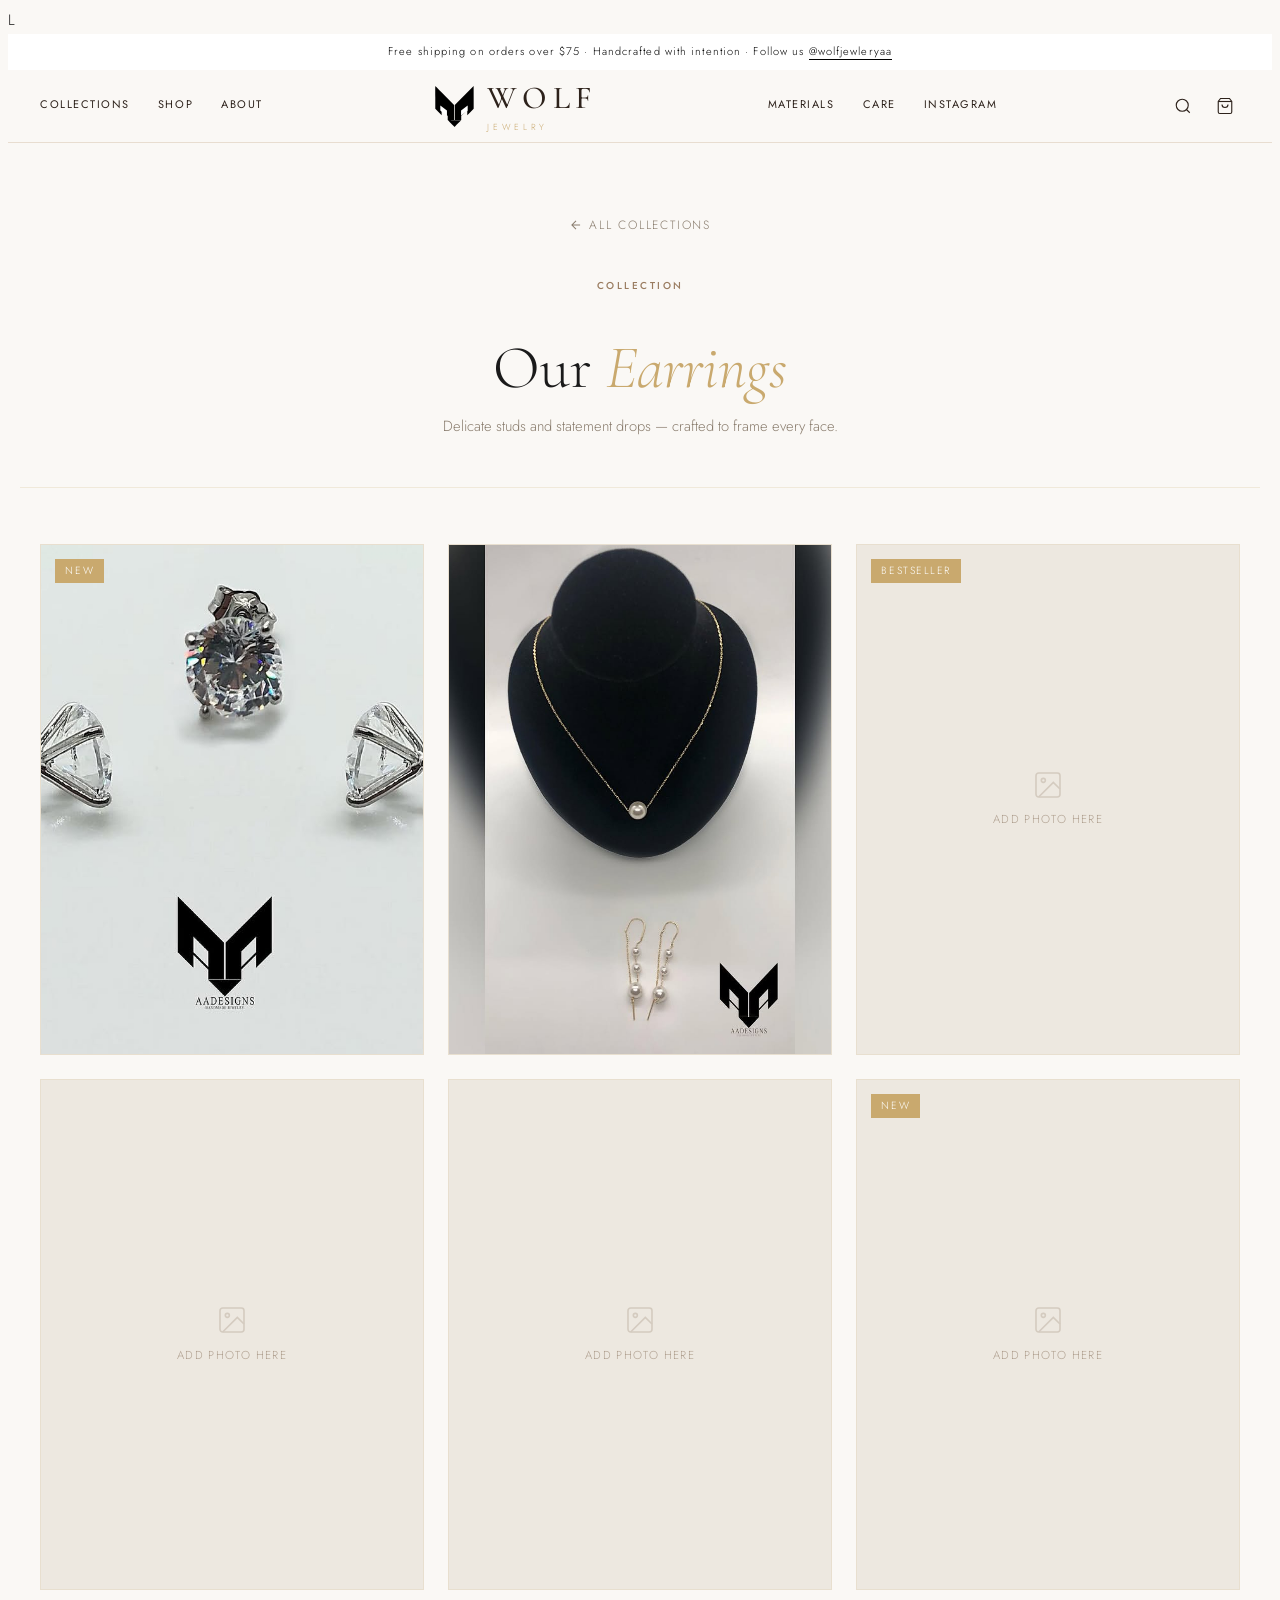
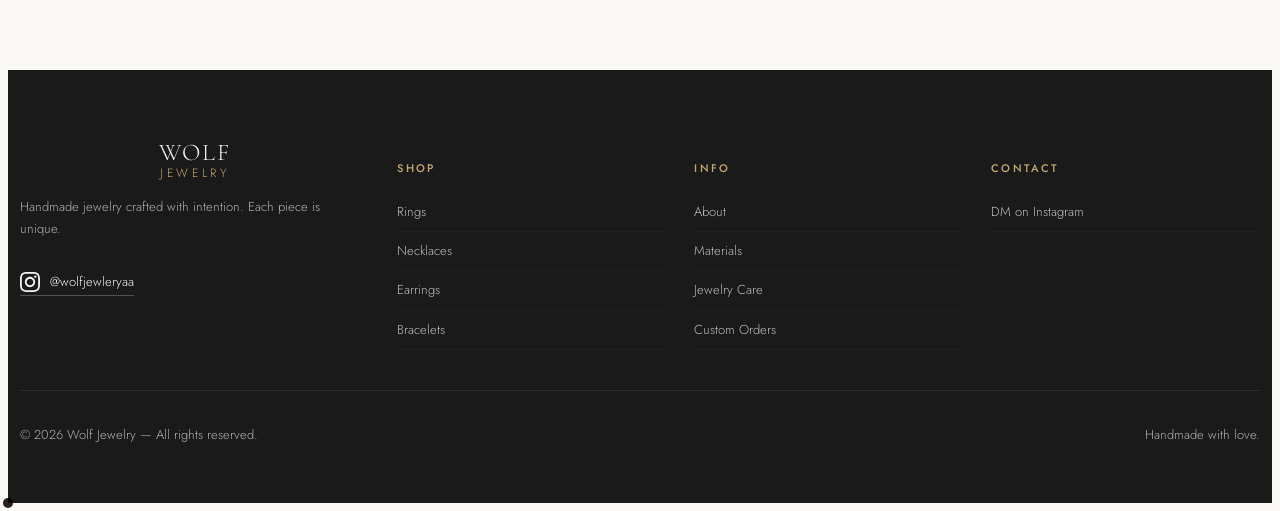
<file: earrings.html>
L<!DOCTYPE html>
<html lang="en">
<head>
  <meta charset="UTF-8" />
  <meta name="viewport" content="width=device-width, initial-scale=1.0" />
  <title>Earrings — Wolf Jewelry</title>
  <link rel="stylesheet" href="style.css" />
  <link href="https://fonts.googleapis.com/css2?family=Cormorant+Garamond:ital,wght@0,300;0,400;0,500;1,300;1,400&family=Jost:wght@300;400;500&display=swap" rel="stylesheet" />
  <style>
    .page-hero {
      padding: 4.5rem 0 3rem;
      text-align: center;
      border-bottom: 1px solid rgba(201,169,110,0.2);
    }
    .back-link {
      display: inline-flex;
      align-items: center;
      gap: 6px;
      font-size: 0.75rem;
      letter-spacing: 0.15em;
      text-transform: uppercase;
      color: #8a7d6e;
      text-decoration: none;
      margin-bottom: 2rem;
      transition: color 0.2s;
      font-family: 'Jost', sans-serif;
    }
    .back-link:hover { color: #c9a96e; }
    .back-link svg { width: 14px; height: 14px; }
    .page-hero h1 {
      font-family: 'Cormorant Garamond', serif;
      font-size: clamp(2.4rem, 5vw, 3.8rem);
      font-weight: 300;
      line-height: 1.1;
      margin-bottom: 0.75rem;
    }
    .page-hero h1 em { font-style: italic; color: #c9a96e; }
    .page-hero__sub {
      font-size: 0.92rem;
      color: #8a7d6e;
      font-weight: 300;
      max-width: 440px;
      margin: 0 auto;
      line-height: 1.7;
    }

    .earrings-section { padding: 3.5rem 0 5rem; }
    .earrings-grid {
      display: grid;
      grid-template-columns: repeat(3, 1fr);
      gap: 1.5rem;
    }
    @media (max-width: 768px) { .earrings-grid { grid-template-columns: repeat(2,1fr); gap: 1rem; } }
    @media (max-width: 480px) { .earrings-grid { grid-template-columns: 1fr; } }

    .earring-card {
      position: relative;
      overflow: hidden;
      cursor: pointer;
      background: #ede8e0;
      aspect-ratio: 3/4;
      border: 1px solid rgba(201,169,110,0.15);
      transition: border-color 0.3s;
    }
    .earring-card:hover { border-color: rgba(201,169,110,0.5); }
    .earring-card img {
      width: 100%; height: 100%;
      object-fit: cover; display: block;
      transition: transform 0.6s ease;
    }
    .earring-card:hover img { transform: scale(1.04); }

    .earring-card__placeholder {
      width: 100%; height: 100%;
      display: flex; flex-direction: column;
      align-items: center; justify-content: center;
      gap: 0.6rem;
      color: #b0a090;
      font-size: 0.72rem;
      letter-spacing: 0.12em;
      text-transform: uppercase;
      font-family: 'Jost', sans-serif;
    }
    .earring-card__placeholder svg { width: 32px; height: 32px; opacity: 0.4; }

    .earring-card__overlay {
      position: absolute; inset: 0;
      background: linear-gradient(to top, rgba(20,16,12,0.72) 0%, transparent 55%);
      opacity: 0; transition: opacity 0.35s;
      display: flex; align-items: flex-end;
      padding: 1.25rem 1.1rem;
    }
    .earring-card:hover .earring-card__overlay { opacity: 1; }
    .earring-card__name {
      font-family: 'Cormorant Garamond', serif;
      font-size: 1.15rem; font-style: italic;
      font-weight: 300; color: #faf7f2;
    }
    .earring-card__price {
      font-size: 0.75rem; letter-spacing: 0.1em;
      color: #c9a96e; margin-top: 3px;
      font-family: 'Jost', sans-serif;
    }
    .earring-card__badge {
      position: absolute; top: 0.9rem; left: 0.9rem;
      background: #c9a96e; color: #fff;
      font-size: 0.65rem; letter-spacing: 0.15em;
      text-transform: uppercase; padding: 3px 10px;
      font-family: 'Jost', sans-serif;
    }

    .lightbox {
      display: none; position: fixed; inset: 0;
      background: rgba(20,16,12,0.93);
      z-index: 2000; align-items: center;
      justify-content: center; padding: 2rem;
    }
    .lightbox.open { display: flex; }
    .lightbox__inner {
      position: relative; max-width: 520px; width: 100%;
      animation: lbIn 0.3s ease;
    }
    @keyframes lbIn {
      from { opacity:0; transform:translateY(14px); }
      to   { opacity:1; transform:translateY(0); }
    }
    .lightbox__img {
      background: #ede8e0; aspect-ratio: 3/4;
      display: flex; align-items: center; justify-content: center; overflow: hidden;
    }
    .lightbox__img img { width:100%; height:100%; object-fit:cover; display:block; }
    .lightbox__img-placeholder {
      display: flex; flex-direction: column; align-items: center;
      gap: 0.75rem; color: #b0a090;
      font-family: 'Jost', sans-serif; font-size: 0.75rem;
      letter-spacing: 0.1em; text-transform: uppercase;
    }
    .lightbox__img-placeholder svg { width:48px; height:48px; opacity:0.35; }
    .lightbox__info {
      background: #faf7f2; padding: 1.1rem 1.4rem;
      display: flex; justify-content: space-between;
      align-items: center;
      border-top: 1px solid rgba(201,169,110,0.2);
    }
    .lightbox__name {
      font-family: 'Cormorant Garamond', serif;
      font-size: 1.35rem; font-style: italic; font-weight: 300;
    }
    .lightbox__price {
      font-size: 0.82rem; letter-spacing: 0.08em;
      color: #c9a96e; margin-top: 3px;
      font-family: 'Jost', sans-serif;
    }
    .lightbox__close {
      position: absolute; top: -2.4rem; right: 0;
      background: none; border: none;
      color: rgba(250,247,242,0.65); cursor: pointer;
      font-size: 0.72rem; letter-spacing: 0.15em;
      text-transform: uppercase; font-family: 'Jost', sans-serif;
      display: flex; align-items: center; gap: 5px;
      transition: color 0.2s;
    }
    .lightbox__close:hover { color: #faf7f2; }
    .lb-nav {
      position: absolute; top: 42%; transform: translateY(-50%);
      background: rgba(250,247,242,0.1);
      border: 1px solid rgba(250,247,242,0.2);
      color: #faf7f2; width: 40px; height: 40px;
      border-radius: 50%; display: flex;
      align-items: center; justify-content: center;
      cursor: pointer; transition: background 0.2s;
    }
    .lb-nav:hover { background: rgba(250,247,242,0.2); }
    .lb-prev { left: -3.2rem; }
    .lb-next { right: -3.2rem; }
    .lb-nav svg { width: 16px; height: 16px; }
  </style>
</head>
<body>

  <!-- ANNOUNCEMENT BAR -->
  <div class="announcement-bar">
    <p>Free shipping on orders over $75 · Handcrafted with intention · Follow us <a href="https://www.instagram.com/wolfjewleryaa" target="_blank">@wolfjewleryaa</a></p>
  </div>

  <!-- HEADER / NAV -->
  <header class="header" id="header">
    <div class="header__inner">
      <button class="nav-toggle" id="navToggle" aria-label="Open menu">
        <span></span><span></span><span></span>
      </button>
      <nav class="nav nav--left">
        <a href="index.html#collections">Collections</a>
        <a href="index.html#shop">Shop</a>
        <a href="index.html#about">About</a>
      </nav>
      <a href="index.html" class="logo" aria-label="Wolf Jewelry">
        <svg class="logo__svg" xmlns="http://www.w3.org/2000/svg" viewBox="0 0 434 436" preserveAspectRatio="xMidYMid meet" aria-hidden="true">
          <g transform="translate(0,436) scale(0.1,-0.1)" stroke="none" fill-rule="nonzero">
            <path fill="#000000" d="M 228,3068 L 228,1885 L 558,1555 L 888,1225 L 886,1498 C 884,1647 885,1770 888,1770 C 891,1770 1034,1629 1206,1457 L 1518,1144 L 1518,939 L 1518,735 L 1848,735 L 2178,735 L 2178,1515 L 2177,2295 L 1204,3273 C 669,3810 229,4250 227,4250 C 225,4250 224,3718 228,3068 Z" />
            <path fill="#000000" d="M 3228,3272 L 2250,2295 L 2250,1515 L 2250,735 L 2585,735 L 2920,735 L 2920,940 L 2920,1145 L 3235,1460 L 3551,1775 L 3548,1502 C 3546,1353 3547,1230 3550,1230 C 3553,1230 3705,1377 3886,1558 L 4213,1885 L 4211,3068 L 4208,4250 L 3231,3272 Z" />
            <path fill="#000000" d="M 1520,714 C 1520,708 2220,1 2222,5 C 2224,8 2381,167 2572,359 L 2920,709 L 2220,709 C 1835,709 1520,708 1520,714 Z" />
            <path fill="#FFFFFF" d="M 750,1720 L 1435,1180 L 1435,1720 L 750,2230 Z" />
            <path fill="#FFFFFF" d="M 3590,1720 L 2905,1180 L 2905,1720 L 3590,2230 Z" />
          </g>
        </svg>
        <div class="logo__text"><h1>WOLF</h1><span>JEWELRY</span></div>
      </a>
      <nav class="nav nav--right">
        <a href="index.html#materials">Materials</a>
        <a href="index.html#care">Care</a>
        <a href="https://www.instagram.com/wolfjewleryaa" target="_blank">Instagram</a>
      </nav>
      <div class="header__icons">
        <button class="icon-btn" aria-label="Search">
          <svg width="18" height="18" fill="none" stroke="currentColor" stroke-width="1.5" viewBox="0 0 24 24"><circle cx="11" cy="11" r="8"/><path d="m21 21-4.35-4.35"/></svg>
        </button>
        <button class="icon-btn" aria-label="Cart">
          <svg width="18" height="18" fill="none" stroke="currentColor" stroke-width="1.5" viewBox="0 0 24 24"><path d="M6 2 3 6v14a2 2 0 0 0 2 2h14a2 2 0 0 0 2-2V6l-3-4z"/><line x1="3" y1="6" x2="21" y2="6"/><path d="M16 10a4 4 0 0 1-8 0"/></svg>
        </button>
      </div>
    </div>
    <nav class="mobile-menu" id="mobileMenu">
      <a href="index.html#collections">Collections</a>
      <a href="index.html#shop">Shop</a>
      <a href="index.html#about">About</a>
      <a href="index.html#materials">Materials</a>
      <a href="index.html#care">Care</a>
      <a href="https://www.instagram.com/wolfjewleryaa" target="_blank">Instagram</a>
    </nav>
  </header>

  <!-- PAGE HERO -->
  <div class="page-hero container">
    <a href="index.html#collections" class="back-link">
      <svg viewBox="0 0 24 24" fill="none" stroke="currentColor" stroke-width="1.8"><path d="M19 12H5M12 5l-7 7 7 7"/></svg>
      All Collections
    </a>
    <p class="section-eyebrow">Collection</p>
    <h1>Our <em>Earrings</em></h1>
    <p class="page-hero__sub">Delicate studs and statement drops — crafted to frame every face.</p>
  </div>

  <!-- EARRINGS GRID -->
  <section class="earrings-section">
    <div class="container">
      <div class="earrings-grid" id="earrings-grid">

        <!-- CARD 1 -->
        <div class="earring-card reveal" onclick="openLb(0)">
          <img src="images/earings1.jpeg" alt="Earrings by Wolf Jewelry"
               onerror="this.style.display='none'; this.nextElementSibling.style.display='flex';">
          <div class="earring-card__placeholder" style="display:none;">
            <svg viewBox="0 0 24 24" fill="none" stroke="currentColor" stroke-width="1.2"><rect x="3" y="3" width="18" height="18" rx="2"/><circle cx="8.5" cy="8.5" r="1.5"/><path d="M21 15l-5-5L5 21"/></svg>
            Add photo here
          </div>
          <div class="earring-card__badge">New</div>
          <div class="earring-card__overlay">
            <div>
              <p class="earring-card__name">Gold Hoop Earrings</p>
              <p class="earring-card__price">$55</p>
            </div>
          </div>
        </div>

        <!-- CARD 2 -->
        <div class="earring-card reveal" style="--delay:0.05s" onclick="openLb(1)">
          <img src="images/earings2.jpeg" alt="Earrings by Wolf Jewelry"
               onerror="this.style.display='none'; this.nextElementSibling.style.display='flex';">
          <div class="earring-card__placeholder">
            <svg viewBox="0 0 24 24" fill="none" stroke="currentColor" stroke-width="1.2"><rect x="3" y="3" width="18" height="18" rx="2"/><circle cx="8.5" cy="8.5" r="1.5"/><path d="M21 15l-5-5L5 21"/></svg>
            Add photo here
          </div>
          <div class="earring-card__overlay">
            <div>
              <p class="earring-card__name">Pearl Drop Earrings</p>
              <p class="earring-card__price">$68</p>
            </div>
          </div>
        </div>

        <!-- CARD 3 -->
        <div class="earring-card reveal" style="--delay:0.1s" onclick="openLb(2)">
          <div class="earring-card__placeholder">
            <svg viewBox="0 0 24 24" fill="none" stroke="currentColor" stroke-width="1.2"><rect x="3" y="3" width="18" height="18" rx="2"/><circle cx="8.5" cy="8.5" r="1.5"/><path d="M21 15l-5-5L5 21"/></svg>
            Add photo here
          </div>
          <div class="earring-card__badge">Bestseller</div>
          <div class="earring-card__overlay">
            <div>
              <p class="earring-card__name">Vermeil Stud Earrings</p>
              <p class="earring-card__price">$48</p>
            </div>
          </div>
        </div>

        <!-- CARD 4 -->
        <div class="earring-card reveal" style="--delay:0.15s" onclick="openLb(3)">
          <div class="earring-card__placeholder">
            <svg viewBox="0 0 24 24" fill="none" stroke="currentColor" stroke-width="1.2"><rect x="3" y="3" width="18" height="18" rx="2"/><circle cx="8.5" cy="8.5" r="1.5"/><path d="M21 15l-5-5L5 21"/></svg>
            Add photo here
          </div>
          <div class="earring-card__overlay">
            <div>
              <p class="earring-card__name">Twisted Wire Drops</p>
              <p class="earring-card__price">$72</p>
            </div>
          </div>
        </div>

        <!-- CARD 5 -->
        <div class="earring-card reveal" style="--delay:0.2s" onclick="openLb(4)">
          <div class="earring-card__placeholder">
            <svg viewBox="0 0 24 24" fill="none" stroke="currentColor" stroke-width="1.2"><rect x="3" y="3" width="18" height="18" rx="2"/><circle cx="8.5" cy="8.5" r="1.5"/><path d="M21 15l-5-5L5 21"/></svg>
            Add photo here
          </div>
          <div class="earring-card__overlay">
            <div>
              <p class="earring-card__name">Hammered Disk Studs</p>
              <p class="earring-card__price">$52</p>
            </div>
          </div>
        </div>

        <!-- CARD 6 -->
        <div class="earring-card reveal" style="--delay:0.25s" onclick="openLb(5)">
          <div class="earring-card__placeholder">
            <svg viewBox="0 0 24 24" fill="none" stroke="currentColor" stroke-width="1.2"><rect x="3" y="3" width="18" height="18" rx="2"/><circle cx="8.5" cy="8.5" r="1.5"/><path d="M21 15l-5-5L5 21"/></svg>
            Add photo here
          </div>
          <div class="earring-card__badge">New</div>
          <div class="earring-card__overlay">
            <div>
              <p class="earring-card__name">Chandelier Set</p>
              <p class="earring-card__price">$95</p>
            </div>
          </div>
        </div>

      </div>
    </div>
  </section>

  <!-- LIGHTBOX -->
  <div class="lightbox" id="lightbox" onclick="closeLbOutside(event)">
    <button class="lb-nav lb-prev" onclick="lbNav(-1)">
      <svg viewBox="0 0 24 24" fill="none" stroke="currentColor" stroke-width="1.8"><path d="M15 18l-6-6 6-6"/></svg>
    </button>
    <div class="lightbox__inner">
      <button class="lightbox__close" onclick="closeLb()">
        <svg width="10" height="10" viewBox="0 0 24 24" fill="none" stroke="currentColor" stroke-width="2"><path d="M18 6L6 18M6 6l12 12"/></svg>
        Close
      </button>
      <div class="lightbox__img" id="lb-img"></div>
      <div class="lightbox__info">
        <div>
          <p class="lightbox__name" id="lb-name"></p>
          <p class="lightbox__price" id="lb-price"></p>
        </div>
        <a href="https://www.instagram.com/wolfjewleryaa" target="_blank" class="btn btn--primary" style="font-size:0.75rem;padding:0.55rem 1.3rem;">Order via DM</a>
      </div>
    </div>
    <button class="lb-nav lb-next" onclick="lbNav(1)">
      <svg viewBox="0 0 24 24" fill="none" stroke="currentColor" stroke-width="1.8"><path d="M9 18l6-6-6-6"/></svg>
    </button>
  </div>

  <!-- FOOTER -->
  <footer class="footer">
    <div class="footer__top container">
      <div class="footer__brand">
        <div class="footer__logo">WOLF<br><span>JEWELRY</span></div>
        <p>Handmade jewelry crafted with intention. Each piece is unique.</p>
        <a href="https://www.instagram.com/wolfjewleryaa" target="_blank" class="footer__insta">
          <svg width="20" height="20" fill="currentColor" viewBox="0 0 24 24"><path d="M12 2.163c3.204 0 3.584.012 4.85.07 3.252.148 4.771 1.691 4.919 4.919.058 1.265.069 1.645.069 4.849 0 3.205-.012 3.584-.069 4.849-.149 3.225-1.664 4.771-4.919 4.919-1.266.058-1.644.07-4.85.07-3.204 0-3.584-.012-4.849-.07-3.26-.149-4.771-1.699-4.919-4.92-.058-1.265-.07-1.644-.07-4.849 0-3.204.013-3.583.07-4.849.149-3.227 1.664-4.771 4.919-4.919 1.266-.057 1.645-.069 4.849-.069zm0-2.163c-3.259 0-3.667.014-4.947.072-4.358.2-6.78 2.618-6.98 6.98-.059 1.281-.073 1.689-.073 4.948 0 3.259.014 3.668.072 4.948.2 4.358 2.618 6.78 6.98 6.98 1.281.058 1.689.072 4.948.072 3.259 0 3.668-.014 4.948-.072 4.354-.2 6.782-2.618 6.979-6.98.059-1.28.073-1.689.073-4.948 0-3.259-.014-3.667-.072-4.947-.196-4.354-2.617-6.78-6.979-6.98-1.281-.059-1.69-.073-4.949-.073zm0 5.838c-3.403 0-6.162 2.759-6.162 6.162s2.759 6.163 6.162 6.163 6.162-2.759 6.162-6.163c0-3.403-2.759-6.162-6.162-6.162zm0 10.162c-2.209 0-4-1.79-4-4 0-2.209 1.791-4 4-4s4 1.791 4 4c0 2.21-1.791 4-4 4zm6.406-11.845c-.796 0-1.441.645-1.441 1.44s.645 1.44 1.441 1.44c.795 0 1.439-.645 1.439-1.44s-.644-1.44-1.439-1.44z"/></svg>
          @wolfjewleryaa
        </a>
      </div>
      <div class="footer__links">
        <h5>Shop</h5>
        <a href="rings.html">Rings</a>
        <a href="necklaces.html">Necklaces</a>
        <a href="earrings.html">Earrings</a>
        <a href="bracelets.html">Bracelets</a>
      </div>
      <div class="footer__links">
        <h5>Info</h5>
        <a href="index.html#about">About</a>
        <a href="index.html#materials">Materials</a>
        <a href="index.html#care">Jewelry Care</a>
        <a href="https://www.instagram.com/wolfjewleryaa" target="_blank">Custom Orders</a>
      </div>
      <div class="footer__links">
        <h5>Contact</h5>
        <a href="https://www.instagram.com/wolfjewleryaa" target="_blank">DM on Instagram</a>
      </div>
    </div>
    <div class="footer__bottom container">
      <p>© 2026 Wolf Jewelry — All rights reserved.</p>
      <p>Handmade with love.</p>
    </div>
  </footer>

  <script src="script.js"></script>
  <script>
    let current = 0;
    function cards() {
      return Array.from(document.querySelectorAll('#earrings-grid .earring-card'));
    }
    function openLb(i) {
      current = i;
      renderLb();
      document.getElementById('lightbox').classList.add('open');
      document.body.style.overflow = 'hidden';
    }
    function renderLb() {
      const card  = cards()[current];
      const name  = card.querySelector('.earring-card__name')?.textContent  || '';
      const price = card.querySelector('.earring-card__price')?.textContent || '';
      const img   = card.querySelector('img');
      document.getElementById('lb-name').textContent  = name;
      document.getElementById('lb-price').textContent = price;
      const wrap = document.getElementById('lb-img');
      if (img && img.style.display !== 'none') {
        wrap.innerHTML = `<img src="${img.src}" alt="${name}">`;
      } else {
        wrap.innerHTML = `<div class="lightbox__img-placeholder">
          <svg viewBox="0 0 24 24" fill="none" stroke="currentColor" stroke-width="1.2" width="48" height="48">
            <rect x="3" y="3" width="18" height="18" rx="2"/>
            <circle cx="8.5" cy="8.5" r="1.5"/>
            <path d="M21 15l-5-5L5 21"/>
          </svg>
          <span>${name}</span>
        </div>`;
      }
    }
    function closeLb() {
      document.getElementById('lightbox').classList.remove('open');
      document.body.style.overflow = '';
    }
    function closeLbOutside(e) {
      if (e.target === document.getElementById('lightbox')) closeLb();
    }
    function lbNav(dir) {
      current = (current + dir + cards().length) % cards().length;
      renderLb();
    }
  </script>

</body>
</html>
</file>
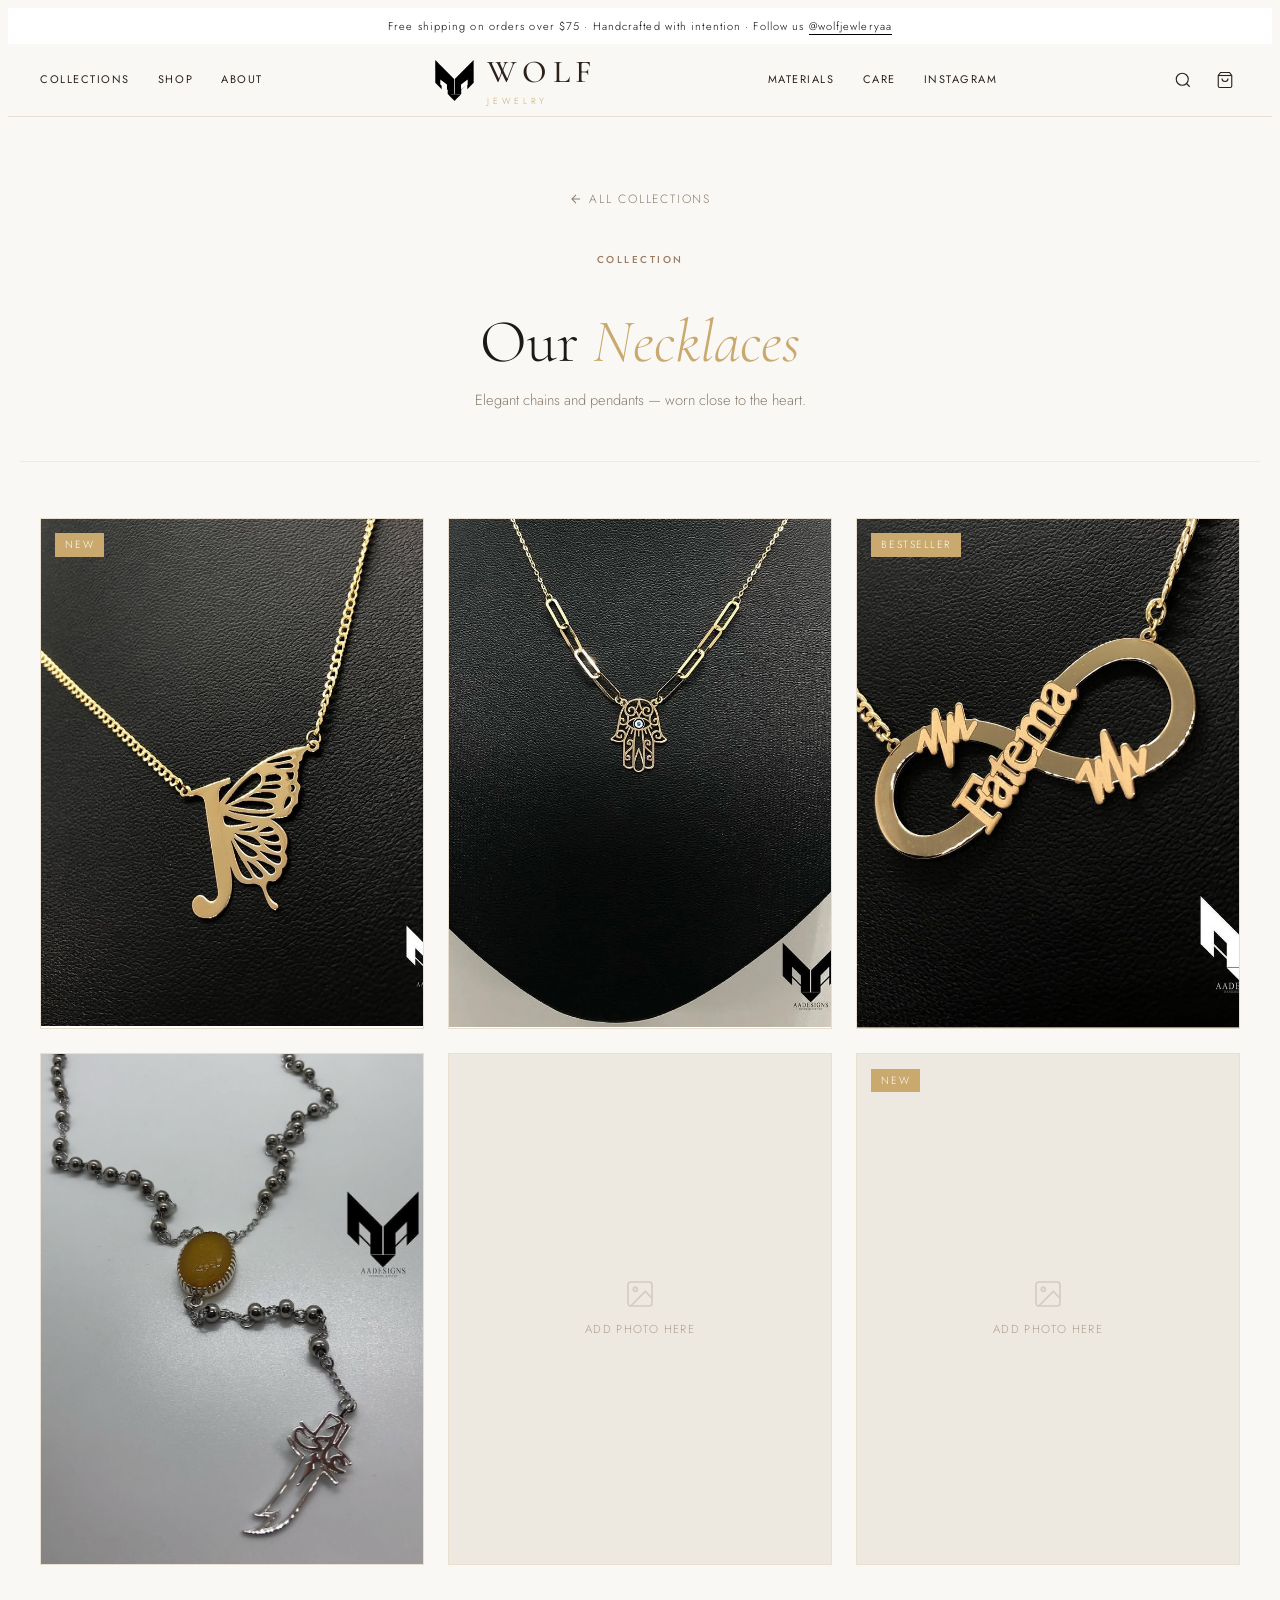
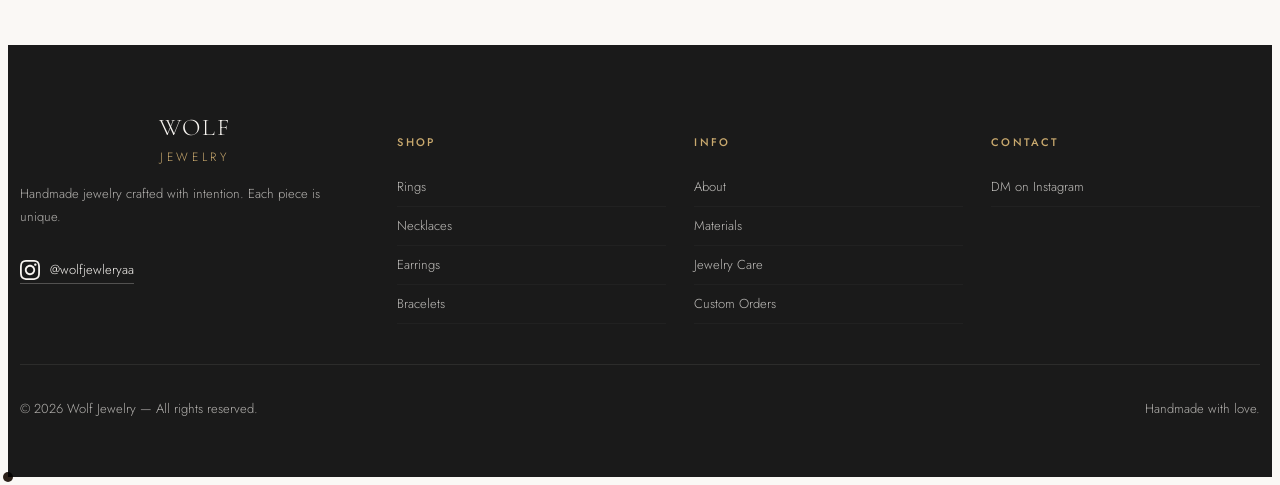
<file: necklaces.html>
<!DOCTYPE html>
<html lang="en">
<head>
  <meta charset="UTF-8" />
  <meta name="viewport" content="width=device-width, initial-scale=1.0" />
  <title>Necklaces — Wolf Jewelry</title>
  <link rel="stylesheet" href="style.css" />
  <link href="https://fonts.googleapis.com/css2?family=Cormorant+Garamond:ital,wght@0,300;0,400;0,500;1,300;1,400&family=Jost:wght@300;400;500&display=swap" rel="stylesheet" />
  <style>
    .page-hero {
      padding: 4.5rem 0 3rem;
      text-align: center;
      border-bottom: 1px solid rgba(201,169,110,0.2);
    }
    .back-link {
      display: inline-flex;
      align-items: center;
      gap: 6px;
      font-size: 0.75rem;
      letter-spacing: 0.15em;
      text-transform: uppercase;
      color: #8a7d6e;
      text-decoration: none;
      margin-bottom: 2rem;
      transition: color 0.2s;
      font-family: 'Jost', sans-serif;
    }
    .back-link:hover { color: #c9a96e; }
    .back-link svg { width: 14px; height: 14px; }
    .page-hero h1 {
      font-family: 'Cormorant Garamond', serif;
      font-size: clamp(2.4rem, 5vw, 3.8rem);
      font-weight: 300;
      line-height: 1.1;
      margin-bottom: 0.75rem;
    }
    .page-hero h1 em { font-style: italic; color: #c9a96e; }
    .page-hero__sub {
      font-size: 0.92rem;
      color: #8a7d6e;
      font-weight: 300;
      max-width: 440px;
      margin: 0 auto;
      line-height: 1.7;
    }

    .necklaces-section { padding: 3.5rem 0 5rem; }
    .necklaces-grid {
      display: grid;
      grid-template-columns: repeat(3, 1fr);
      gap: 1.5rem;
    }
    @media (max-width: 768px) { .necklaces-grid { grid-template-columns: repeat(2,1fr); gap: 1rem; } }
    @media (max-width: 480px) { .necklaces-grid { grid-template-columns: 1fr; } }

    .necklace-card {
      position: relative;
      overflow: hidden;
      cursor: pointer;
      background: #ede8e0;
      aspect-ratio: 3/4;
      border: 1px solid rgba(201,169,110,0.15);
      transition: border-color 0.3s;
    }
    .necklace-card:hover { border-color: rgba(201,169,110,0.5); }
    .necklace-card img {
      width: 100%; height: 100%;
      object-fit: cover; display: block;
      transition: transform 0.6s ease;
    }
    .necklace-card:hover img { transform: scale(1.04); }

    .necklace-card__placeholder {
      width: 100%; height: 100%;
      display: flex; flex-direction: column;
      align-items: center; justify-content: center;
      gap: 0.6rem;
      color: #b0a090;
      font-size: 0.72rem;
      letter-spacing: 0.12em;
      text-transform: uppercase;
      font-family: 'Jost', sans-serif;
    }
    .necklace-card__placeholder svg { width: 32px; height: 32px; opacity: 0.4; }

    .necklace-card__overlay {
      position: absolute; inset: 0;
      background: linear-gradient(to top, rgba(20,16,12,0.72) 0%, transparent 55%);
      opacity: 0; transition: opacity 0.35s;
      display: flex; align-items: flex-end;
      padding: 1.25rem 1.1rem;
    }
    .necklace-card:hover .necklace-card__overlay { opacity: 1; }
    .necklace-card__name {
      font-family: 'Cormorant Garamond', serif;
      font-size: 1.15rem; font-style: italic;
      font-weight: 300; color: #faf7f2;
    }
    .necklace-card__price {
      font-size: 0.75rem; letter-spacing: 0.1em;
      color: #c9a96e; margin-top: 3px;
      font-family: 'Jost', sans-serif;
    }
    .necklace-card__badge {
      position: absolute; top: 0.9rem; left: 0.9rem;
      background: #c9a96e; color: #fff;
      font-size: 0.65rem; letter-spacing: 0.15em;
      text-transform: uppercase; padding: 3px 10px;
      font-family: 'Jost', sans-serif;
    }

    .lightbox {
      display: none; position: fixed; inset: 0;
      background: rgba(20,16,12,0.93);
      z-index: 2000; align-items: center;
      justify-content: center; padding: 2rem;
    }
    .lightbox.open { display: flex; }
    .lightbox__inner {
      position: relative; max-width: 520px; width: 100%;
      animation: lbIn 0.3s ease;
    }
    @keyframes lbIn {
      from { opacity:0; transform:translateY(14px); }
      to   { opacity:1; transform:translateY(0); }
    }
    .lightbox__img {
      background: #ede8e0; aspect-ratio: 3/4;
      display: flex; align-items: center; justify-content: center; overflow: hidden;
    }
    .lightbox__img img { width:100%; height:100%; object-fit:cover; display:block; }
    .lightbox__img-placeholder {
      display: flex; flex-direction: column; align-items: center;
      gap: 0.75rem; color: #b0a090;
      font-family: 'Jost', sans-serif; font-size: 0.75rem;
      letter-spacing: 0.1em; text-transform: uppercase;
    }
    .lightbox__img-placeholder svg { width:48px; height:48px; opacity:0.35; }
    .lightbox__info {
      background: #faf7f2; padding: 1.1rem 1.4rem;
      display: flex; justify-content: space-between;
      align-items: center;
      border-top: 1px solid rgba(201,169,110,0.2);
    }
    .lightbox__name {
      font-family: 'Cormorant Garamond', serif;
      font-size: 1.35rem; font-style: italic; font-weight: 300;
    }
    .lightbox__price {
      font-size: 0.82rem; letter-spacing: 0.08em;
      color: #c9a96e; margin-top: 3px;
      font-family: 'Jost', sans-serif;
    }
    .lightbox__close {
      position: absolute; top: -2.4rem; right: 0;
      background: none; border: none;
      color: rgba(250,247,242,0.65); cursor: pointer;
      font-size: 0.72rem; letter-spacing: 0.15em;
      text-transform: uppercase; font-family: 'Jost', sans-serif;
      display: flex; align-items: center; gap: 5px;
      transition: color 0.2s;
    }
    .lightbox__close:hover { color: #faf7f2; }
    .lb-nav {
      position: absolute; top: 42%; transform: translateY(-50%);
      background: rgba(250,247,242,0.1);
      border: 1px solid rgba(250,247,242,0.2);
      color: #faf7f2; width: 40px; height: 40px;
      border-radius: 50%; display: flex;
      align-items: center; justify-content: center;
      cursor: pointer; transition: background 0.2s;
    }
    .lb-nav:hover { background: rgba(250,247,242,0.2); }
    .lb-prev { left: -3.2rem; }
    .lb-next { right: -3.2rem; }
    .lb-nav svg { width: 16px; height: 16px; }
  </style>
</head>
<body>

  <!-- ANNOUNCEMENT BAR -->
  <div class="announcement-bar">
    <p>Free shipping on orders over $75 · Handcrafted with intention · Follow us <a href="https://www.instagram.com/wolfjewleryaa" target="_blank">@wolfjewleryaa</a></p>
  </div>

  <!-- HEADER / NAV -->
  <header class="header" id="header">
    <div class="header__inner">
      <button class="nav-toggle" id="navToggle" aria-label="Open menu">
        <span></span><span></span><span></span>
      </button>
      <nav class="nav nav--left">
        <a href="index.html#collections">Collections</a>
        <a href="index.html#shop">Shop</a>
        <a href="index.html#about">About</a>
      </nav>
      <a href="index.html" class="logo" aria-label="Wolf Jewelry">
        <svg class="logo__svg" xmlns="http://www.w3.org/2000/svg" viewBox="0 0 434 436" preserveAspectRatio="xMidYMid meet" aria-hidden="true">
          <g transform="translate(0,436) scale(0.1,-0.1)" stroke="none" fill-rule="nonzero">
            <path fill="#000000" d="M 228,3068 L 228,1885 L 558,1555 L 888,1225 L 886,1498 C 884,1647 885,1770 888,1770 C 891,1770 1034,1629 1206,1457 L 1518,1144 L 1518,939 L 1518,735 L 1848,735 L 2178,735 L 2178,1515 L 2177,2295 L 1204,3273 C 669,3810 229,4250 227,4250 C 225,4250 224,3718 228,3068 Z" />
            <path fill="#000000" d="M 3228,3272 L 2250,2295 L 2250,1515 L 2250,735 L 2585,735 L 2920,735 L 2920,940 L 2920,1145 L 3235,1460 L 3551,1775 L 3548,1502 C 3546,1353 3547,1230 3550,1230 C 3553,1230 3705,1377 3886,1558 L 4213,1885 L 4211,3068 L 4208,4250 L 3231,3272 Z" />
            <path fill="#000000" d="M 1520,714 C 1520,708 2220,1 2222,5 C 2224,8 2381,167 2572,359 L 2920,709 L 2220,709 C 1835,709 1520,708 1520,714 Z" />
            <path fill="#FFFFFF" d="M 750,1720 L 1435,1180 L 1435,1720 L 750,2230 Z" />
            <path fill="#FFFFFF" d="M 3590,1720 L 2905,1180 L 2905,1720 L 3590,2230 Z" />
          </g>
        </svg>
        <div class="logo__text"><h1>WOLF</h1><span>JEWELRY</span></div>
      </a>
      <nav class="nav nav--right">
        <a href="index.html#materials">Materials</a>
        <a href="index.html#care">Care</a>
        <a href="https://www.instagram.com/wolfjewleryaa" target="_blank">Instagram</a>
      </nav>
      <div class="header__icons">
        <button class="icon-btn" aria-label="Search">
          <svg width="18" height="18" fill="none" stroke="currentColor" stroke-width="1.5" viewBox="0 0 24 24"><circle cx="11" cy="11" r="8"/><path d="m21 21-4.35-4.35"/></svg>
        </button>
        <button class="icon-btn" aria-label="Cart">
          <svg width="18" height="18" fill="none" stroke="currentColor" stroke-width="1.5" viewBox="0 0 24 24"><path d="M6 2 3 6v14a2 2 0 0 0 2 2h14a2 2 0 0 0 2-2V6l-3-4z"/><line x1="3" y1="6" x2="21" y2="6"/><path d="M16 10a4 4 0 0 1-8 0"/></svg>
        </button>
      </div>
    </div>
    <nav class="mobile-menu" id="mobileMenu">
      <a href="index.html#collections">Collections</a>
      <a href="index.html#shop">Shop</a>
      <a href="index.html#about">About</a>
      <a href="index.html#materials">Materials</a>
      <a href="index.html#care">Care</a>
      <a href="https://www.instagram.com/wolfjewleryaa" target="_blank">Instagram</a>
    </nav>
  </header>

  <!-- PAGE HERO -->
  <div class="page-hero container">
    <a href="index.html#collections" class="back-link">
      <svg viewBox="0 0 24 24" fill="none" stroke="currentColor" stroke-width="1.8"><path d="M19 12H5M12 5l-7 7 7 7"/></svg>
      All Collections
    </a>
    <p class="section-eyebrow">Collection</p>
    <h1>Our <em>Necklaces</em></h1>
    <p class="page-hero__sub">Elegant chains and pendants — worn close to the heart.</p>
  </div>

  <!-- NECKLACES GRID -->
  <section class="necklaces-section">
    <div class="container">
      <div class="necklaces-grid" id="necklaces-grid">

        <!-- CARD 1 -->
        <div class="necklace-card reveal" onclick="openLb(0)">
          <img src="images/necklases1.jpeg" alt="Necklace by Wolf Jewelry"
               onerror="this.style.display='none'; this.nextElementSibling.style.display='flex';">
          <div class="necklace-card__placeholder" style="display:none;">
            <svg viewBox="0 0 24 24" fill="none" stroke="currentColor" stroke-width="1.2"><rect x="3" y="3" width="18" height="18" rx="2"/><circle cx="8.5" cy="8.5" r="1.5"/><path d="M21 15l-5-5L5 21"/></svg>
            Add photo here
          </div>
          <div class="necklace-card__badge">New</div>
          <div class="necklace-card__overlay">
            <div>
              <p class="necklace-card__name">Layered Chain Necklace</p>
              <p class="necklace-card__price">$70</p>
            </div>
          </div>
        </div>

        <!-- CARD 2 -->
        <div class="necklace-card reveal" style="--delay:0.05s" onclick="openLb(1)">
          <img src="images/necklases2.jpeg" alt="Necklace by Wolf Jewelry"
               onerror="this.style.display='none'; this.nextElementSibling.style.display='flex';">
          <div class="necklace-card__placeholder">
            <svg viewBox="0 0 24 24" fill="none" stroke="currentColor" stroke-width="1.2"><rect x="3" y="3" width="18" height="18" rx="2"/><circle cx="8.5" cy="8.5" r="1.5"/><path d="M21 15l-5-5L5 21"/></svg>
            Add photo here
          </div>
          <div class="necklace-card__overlay">
            <div>
              <p class="necklace-card__name">Crescent Pendant</p>
              <p class="necklace-card__price">$85</p>
            </div>
          </div>
        </div>

        <!-- CARD 3 -->
        <div class="necklace-card reveal" style="--delay:0.1s" onclick="openLb(2)">
          <img src="images/necklases3.jpeg" alt="Necklace by Wolf Jewelry"
               onerror="this.style.display='none'; this.nextElementSibling.style.display='flex';">
          <div class="necklace-card__placeholder">
            <svg viewBox="0 0 24 24" fill="none" stroke="currentColor" stroke-width="1.2"><rect x="3" y="3" width="18" height="18" rx="2"/><circle cx="8.5" cy="8.5" r="1.5"/><path d="M21 15l-5-5L5 21"/></svg>
            Add photo here
          </div>
          <div class="necklace-card__badge">Bestseller</div>
          <div class="necklace-card__overlay">
            <div>
              <p class="necklace-card__name">Gold Vermeil Choker</p>
              <p class="necklace-card__price">$95</p>
            </div>
          </div>
        </div>

        <!-- CARD 4 -->
        <div class="necklace-card reveal" style="--delay:0.15s" onclick="openLb(3)">
          <img src="images/necklases4.jpeg" alt="Necklace by Wolf Jewelry"
               onerror="this.style.display='none'; this.nextElementSibling.style.display='flex';">
          <div class="necklace-card__placeholder">
            <svg viewBox="0 0 24 24" fill="none" stroke="currentColor" stroke-width="1.2"><rect x="3" y="3" width="18" height="18" rx="2"/><circle cx="8.5" cy="8.5" r="1.5"/><path d="M21 15l-5-5L5 21"/></svg>
            Add photo here
          </div>
          <div class="necklace-card__overlay">
            <div>
              <p class="necklace-card__name">Delicate Link Chain</p>
              <p class="necklace-card__price">$60</p>
            </div>
          </div>
        </div>

        <!-- CARD 5 -->
        <div class="necklace-card reveal" style="--delay:0.2s" onclick="openLb(4)">
          <div class="necklace-card__placeholder">
            <svg viewBox="0 0 24 24" fill="none" stroke="currentColor" stroke-width="1.2"><rect x="3" y="3" width="18" height="18" rx="2"/><circle cx="8.5" cy="8.5" r="1.5"/><path d="M21 15l-5-5L5 21"/></svg>
            Add photo here
          </div>
          <div class="necklace-card__overlay">
            <div>
              <p class="necklace-card__name">Hammered Silver Pendant</p>
              <p class="necklace-card__price">$78</p>
            </div>
          </div>
        </div>

        <!-- CARD 6 -->
        <div class="necklace-card reveal" style="--delay:0.25s" onclick="openLb(5)">
          <div class="necklace-card__placeholder">
            <svg viewBox="0 0 24 24" fill="none" stroke="currentColor" stroke-width="1.2"><rect x="3" y="3" width="18" height="18" rx="2"/><circle cx="8.5" cy="8.5" r="1.5"/><path d="M21 15l-5-5L5 21"/></svg>
            Add photo here
          </div>
          <div class="necklace-card__badge">New</div>
          <div class="necklace-card__overlay">
            <div>
              <p class="necklace-card__name">Layering Set</p>
              <p class="necklace-card__price">$115</p>
            </div>
          </div>
        </div>

      </div>
    </div>
  </section>

  <!-- LIGHTBOX -->
  <div class="lightbox" id="lightbox" onclick="closeLbOutside(event)">
    <button class="lb-nav lb-prev" onclick="lbNav(-1)">
      <svg viewBox="0 0 24 24" fill="none" stroke="currentColor" stroke-width="1.8"><path d="M15 18l-6-6 6-6"/></svg>
    </button>
    <div class="lightbox__inner">
      <button class="lightbox__close" onclick="closeLb()">
        <svg width="10" height="10" viewBox="0 0 24 24" fill="none" stroke="currentColor" stroke-width="2"><path d="M18 6L6 18M6 6l12 12"/></svg>
        Close
      </button>
      <div class="lightbox__img" id="lb-img"></div>
      <div class="lightbox__info">
        <div>
          <p class="lightbox__name" id="lb-name"></p>
          <p class="lightbox__price" id="lb-price"></p>
        </div>
        <a href="https://www.instagram.com/wolfjewleryaa" target="_blank" class="btn btn--primary" style="font-size:0.75rem;padding:0.55rem 1.3rem;">Order via DM</a>
      </div>
    </div>
    <button class="lb-nav lb-next" onclick="lbNav(1)">
      <svg viewBox="0 0 24 24" fill="none" stroke="currentColor" stroke-width="1.8"><path d="M9 18l6-6-6-6"/></svg>
    </button>
  </div>

  <!-- FOOTER -->
  <footer class="footer">
    <div class="footer__top container">
      <div class="footer__brand">
        <div class="footer__logo">WOLF<br><span>JEWELRY</span></div>
        <p>Handmade jewelry crafted with intention. Each piece is unique.</p>
        <a href="https://www.instagram.com/wolfjewleryaa" target="_blank" class="footer__insta">
          <svg width="20" height="20" fill="currentColor" viewBox="0 0 24 24"><path d="M12 2.163c3.204 0 3.584.012 4.85.07 3.252.148 4.771 1.691 4.919 4.919.058 1.265.069 1.645.069 4.849 0 3.205-.012 3.584-.069 4.849-.149 3.225-1.664 4.771-4.919 4.919-1.266.058-1.644.07-4.85.07-3.204 0-3.584-.012-4.849-.07-3.26-.149-4.771-1.699-4.919-4.92-.058-1.265-.07-1.644-.07-4.849 0-3.204.013-3.583.07-4.849.149-3.227 1.664-4.771 4.919-4.919 1.266-.057 1.645-.069 4.849-.069zm0-2.163c-3.259 0-3.667.014-4.947.072-4.358.2-6.78 2.618-6.98 6.98-.059 1.281-.073 1.689-.073 4.948 0 3.259.014 3.668.072 4.948.2 4.358 2.618 6.78 6.98 6.98 1.281.058 1.689.072 4.948.072 3.259 0 3.668-.014 4.948-.072 4.354-.2 6.782-2.618 6.979-6.98.059-1.28.073-1.689.073-4.948 0-3.259-.014-3.667-.072-4.947-.196-4.354-2.617-6.78-6.979-6.98-1.281-.059-1.69-.073-4.949-.073zm0 5.838c-3.403 0-6.162 2.759-6.162 6.162s2.759 6.163 6.162 6.163 6.162-2.759 6.162-6.163c0-3.403-2.759-6.162-6.162-6.162zm0 10.162c-2.209 0-4-1.79-4-4 0-2.209 1.791-4 4-4s4 1.791 4 4c0 2.21-1.791 4-4 4zm6.406-11.845c-.796 0-1.441.645-1.441 1.44s.645 1.44 1.441 1.44c.795 0 1.439-.645 1.439-1.44s-.644-1.44-1.439-1.44z"/></svg>
          @wolfjewleryaa
        </a>
      </div>
      <div class="footer__links">
        <h5>Shop</h5>
        <a href="rings.html">Rings</a>
        <a href="necklaces.html">Necklaces</a>
        <a href="index.html#shop">Earrings</a>
        <a href="bracelets.html">Bracelets</a>
      </div>
      <div class="footer__links">
        <h5>Info</h5>
        <a href="index.html#about">About</a>
        <a href="index.html#materials">Materials</a>
        <a href="index.html#care">Jewelry Care</a>
        <a href="https://www.instagram.com/wolfjewleryaa" target="_blank">Custom Orders</a>
      </div>
      <div class="footer__links">
        <h5>Contact</h5>
        <a href="https://www.instagram.com/wolfjewleryaa" target="_blank">DM on Instagram</a>
      </div>
    </div>
    <div class="footer__bottom container">
      <p>© 2026 Wolf Jewelry — All rights reserved.</p>
      <p>Handmade with love.</p>
    </div>
  </footer>

  <script src="script.js"></script>
  <script>
    let current = 0;
    function cards() {
      return Array.from(document.querySelectorAll('#necklaces-grid .necklace-card'));
    }
    function openLb(i) {
      current = i;
      renderLb();
      document.getElementById('lightbox').classList.add('open');
      document.body.style.overflow = 'hidden';
    }
    function renderLb() {
      const card  = cards()[current];
      const name  = card.querySelector('.necklace-card__name')?.textContent  || '';
      const price = card.querySelector('.necklace-card__price')?.textContent || '';
      const img   = card.querySelector('img');
      document.getElementById('lb-name').textContent  = name;
      document.getElementById('lb-price').textContent = price;
      const wrap = document.getElementById('lb-img');
      if (img && img.style.display !== 'none') {
        wrap.innerHTML = `<img src="${img.src}" alt="${name}">`;
      } else {
        wrap.innerHTML = `<div class="lightbox__img-placeholder">
          <svg viewBox="0 0 24 24" fill="none" stroke="currentColor" stroke-width="1.2" width="48" height="48">
            <rect x="3" y="3" width="18" height="18" rx="2"/>
            <circle cx="8.5" cy="8.5" r="1.5"/>
            <path d="M21 15l-5-5L5 21"/>
          </svg>
          <span>${name}</span>
        </div>`;
      }
    }
    function closeLb() {
      document.getElementById('lightbox').classList.remove('open');
      document.body.style.overflow = '';
    }
    function closeLbOutside(e) {
      if (e.target === document.getElementById('lightbox')) closeLb();
    }
    function lbNav(dir) {
      current = (current + dir + cards().length) % cards().length;
      renderLb();
    }
  </script>

</body>
</html>
</file>
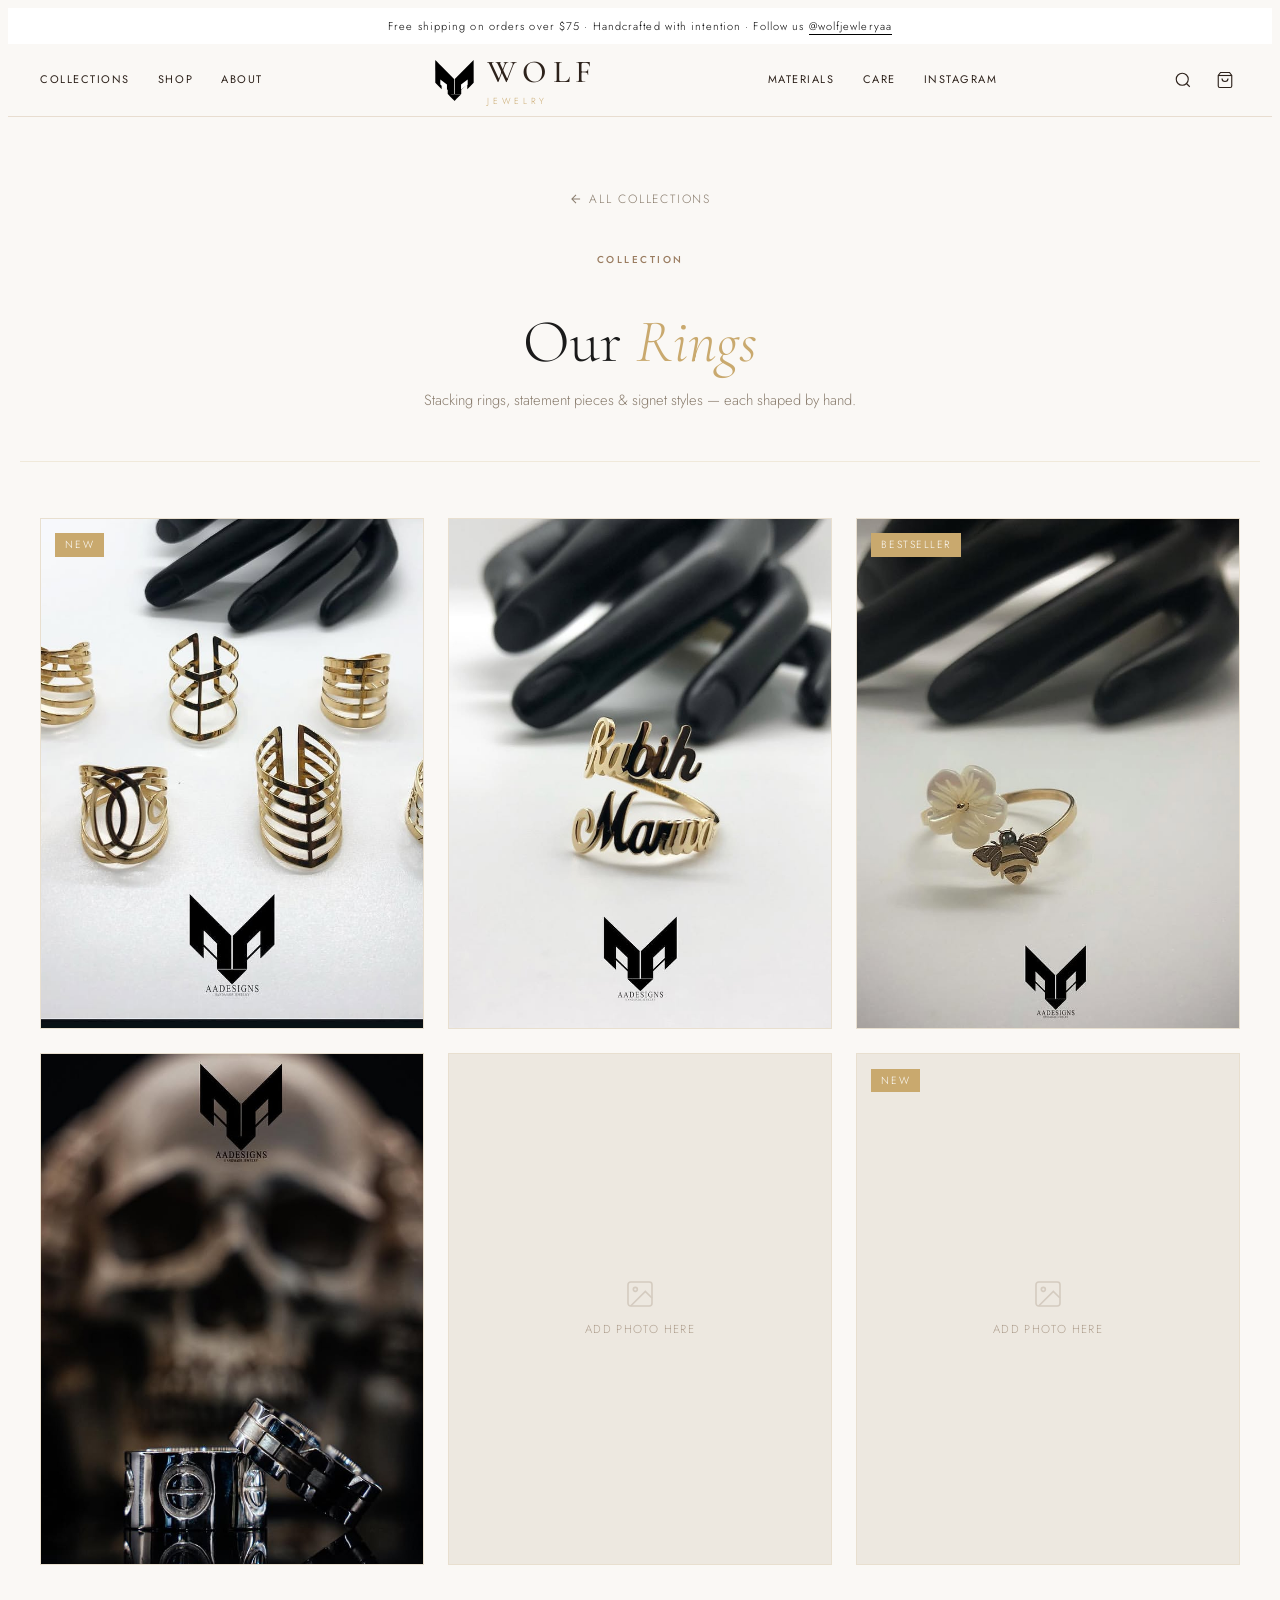
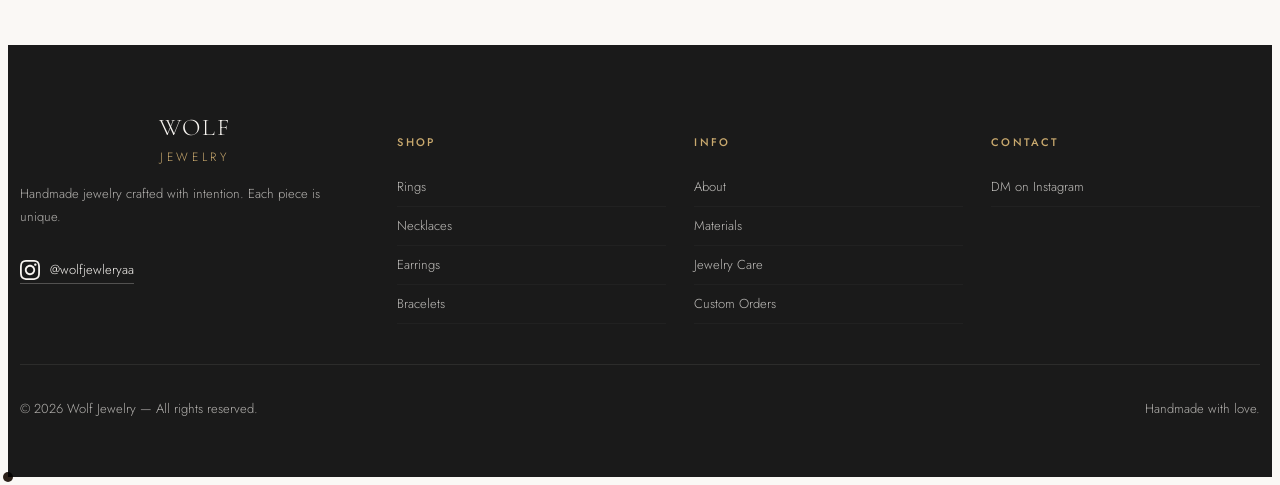
<file: rings.html>
<!DOCTYPE html>
<html lang="en">
<head>
  <meta charset="UTF-8" />
  <meta name="viewport" content="width=device-width, initial-scale=1.0" />
  <title>Rings — Wolf Jewelry</title>
  <link rel="stylesheet" href="style.css" />
  <link href="https://fonts.googleapis.com/css2?family=Cormorant+Garamond:ital,wght@0,300;0,400;0,500;1,300;1,400&family=Jost:wght@300;400;500&display=swap" rel="stylesheet" />
  <style>
    /* ── PAGE HERO ── */
    .page-hero {
      padding: 4.5rem 0 3rem;
      text-align: center;
      border-bottom: 1px solid rgba(201,169,110,0.2);
    }
    .back-link {
      display: inline-flex;
      align-items: center;
      gap: 6px;
      font-size: 0.75rem;
      letter-spacing: 0.15em;
      text-transform: uppercase;
      color: #8a7d6e;
      text-decoration: none;
      margin-bottom: 2rem;
      transition: color 0.2s;
      font-family: 'Jost', sans-serif;
    }
    .back-link:hover { color: #c9a96e; }
    .back-link svg { width: 14px; height: 14px; }
    .page-hero h1 {
      font-family: 'Cormorant Garamond', serif;
      font-size: clamp(2.4rem, 5vw, 3.8rem);
      font-weight: 300;
      line-height: 1.1;
      margin-bottom: 0.75rem;
    }
    .page-hero h1 em { font-style: italic; color: #c9a96e; }
    .page-hero__sub {
      font-size: 0.92rem;
      color: #8a7d6e;
      font-weight: 300;
      max-width: 440px;
      margin: 0 auto;
      line-height: 1.7;
    }
 
    /* ── GRID ── */
    .rings-section { padding: 3.5rem 0 5rem; }
    .rings-grid {
      display: grid;
      grid-template-columns: repeat(3, 1fr);
      gap: 1.5rem;
    }
    @media (max-width: 768px) { .rings-grid { grid-template-columns: repeat(2,1fr); gap: 1rem; } }
    @media (max-width: 480px) { .rings-grid { grid-template-columns: 1fr; } }
 
    /* ── RING CARD ── */
    .ring-card {
      position: relative;
      overflow: hidden;
      cursor: pointer;
      background: #ede8e0;
      aspect-ratio: 3/4;
      border: 1px solid rgba(201,169,110,0.15);
      transition: border-color 0.3s;
    }
    .ring-card:hover { border-color: rgba(201,169,110,0.5); }
    .ring-card img {
      width: 100%; height: 100%;
      object-fit: cover; display: block;
      transition: transform 0.6s ease;
    }
    .ring-card:hover img { transform: scale(1.04); }
 
    /* placeholder — delete once real photo added */
    .ring-card__placeholder {
      width: 100%; height: 100%;
      display: flex; flex-direction: column;
      align-items: center; justify-content: center;
      gap: 0.6rem;
      color: #b0a090;
      font-size: 0.72rem;
      letter-spacing: 0.12em;
      text-transform: uppercase;
      font-family: 'Jost', sans-serif;
    }
    .ring-card__placeholder svg { width: 32px; height: 32px; opacity: 0.4; }
 
    /* hover overlay */
    .ring-card__overlay {
      position: absolute; inset: 0;
      background: linear-gradient(to top, rgba(20,16,12,0.72) 0%, transparent 55%);
      opacity: 0; transition: opacity 0.35s;
      display: flex; align-items: flex-end;
      padding: 1.25rem 1.1rem;
    }
    .ring-card:hover .ring-card__overlay { opacity: 1; }
    .ring-card__name {
      font-family: 'Cormorant Garamond', serif;
      font-size: 1.15rem; font-style: italic;
      font-weight: 300; color: #faf7f2;
    }
    .ring-card__price {
      font-size: 0.75rem; letter-spacing: 0.1em;
      color: #c9a96e; margin-top: 3px;
      font-family: 'Jost', sans-serif;
    }
    .ring-card__badge {
      position: absolute; top: 0.9rem; left: 0.9rem;
      background: #c9a96e; color: #fff;
      font-size: 0.65rem; letter-spacing: 0.15em;
      text-transform: uppercase; padding: 3px 10px;
      font-family: 'Jost', sans-serif;
    }
 
    /* ── LIGHTBOX ── */
    .lightbox {
      display: none; position: fixed; inset: 0;
      background: rgba(20,16,12,0.93);
      z-index: 2000; align-items: center;
      justify-content: center; padding: 2rem;
    }
    .lightbox.open { display: flex; }
    .lightbox__inner {
      position: relative; max-width: 520px; width: 100%;
      animation: lbIn 0.3s ease;
    }
    @keyframes lbIn {
      from { opacity:0; transform:translateY(14px); }
      to   { opacity:1; transform:translateY(0); }
    }
    .lightbox__img {
      background: #ede8e0; aspect-ratio: 3/4;
      display: flex; align-items: center; justify-content: center; overflow: hidden;
    }
    .lightbox__img img { width:100%; height:100%; object-fit:cover; display:block; }
    .lightbox__img-placeholder {
      display: flex; flex-direction: column; align-items: center;
      gap: 0.75rem; color: #b0a090;
      font-family: 'Jost', sans-serif; font-size: 0.75rem;
      letter-spacing: 0.1em; text-transform: uppercase;
    }
    .lightbox__img-placeholder svg { width:48px; height:48px; opacity:0.35; }
    .lightbox__info {
      background: #faf7f2; padding: 1.1rem 1.4rem;
      display: flex; justify-content: space-between;
      align-items: center;
      border-top: 1px solid rgba(201,169,110,0.2);
    }
    .lightbox__name {
      font-family: 'Cormorant Garamond', serif;
      font-size: 1.35rem; font-style: italic; font-weight: 300;
    }
    .lightbox__price {
      font-size: 0.82rem; letter-spacing: 0.08em;
      color: #c9a96e; margin-top: 3px;
      font-family: 'Jost', sans-serif;
    }
    .lightbox__close {
      position: absolute; top: -2.4rem; right: 0;
      background: none; border: none;
      color: rgba(250,247,242,0.65); cursor: pointer;
      font-size: 0.72rem; letter-spacing: 0.15em;
      text-transform: uppercase; font-family: 'Jost', sans-serif;
      display: flex; align-items: center; gap: 5px;
      transition: color 0.2s;
    }
    .lightbox__close:hover { color: #faf7f2; }
    .lb-nav {
      position: absolute; top: 42%; transform: translateY(-50%);
      background: rgba(250,247,242,0.1);
      border: 1px solid rgba(250,247,242,0.2);
      color: #faf7f2; width: 40px; height: 40px;
      border-radius: 50%; display: flex;
      align-items: center; justify-content: center;
      cursor: pointer; transition: background 0.2s;
    }
    .lb-nav:hover { background: rgba(250,247,242,0.2); }
    .lb-prev { left: -3.2rem; }
    .lb-next { right: -3.2rem; }
    .lb-nav svg { width: 16px; height: 16px; }
  </style>
</head>
<body>
 
  <!-- ANNOUNCEMENT BAR -->
  <div class="announcement-bar">
    <p>Free shipping on orders over $75 · Handcrafted with intention · Follow us <a href="https://www.instagram.com/wolfjewleryaa" target="_blank">@wolfjewleryaa</a></p>
  </div>
 
  <!-- HEADER / NAV -->
  <header class="header" id="header">
    <div class="header__inner">
      <button class="nav-toggle" id="navToggle" aria-label="Open menu">
        <span></span><span></span><span></span>
      </button>
      <nav class="nav nav--left">
        <a href="index.html#collections">Collections</a>
        <a href="index.html#shop">Shop</a>
        <a href="index.html#about">About</a>
      </nav>
      <a href="index.html" class="logo" aria-label="Wolf Jewelry">
        <svg class="logo__svg" xmlns="http://www.w3.org/2000/svg" viewBox="0 0 434 436" preserveAspectRatio="xMidYMid meet" aria-hidden="true">
          <g transform="translate(0,436) scale(0.1,-0.1)" stroke="none" fill-rule="nonzero">
            <path fill="#000000" d="M 228,3068 L 228,1885 L 558,1555 L 888,1225 L 886,1498 C 884,1647 885,1770 888,1770 C 891,1770 1034,1629 1206,1457 L 1518,1144 L 1518,939 L 1518,735 L 1848,735 L 2178,735 L 2178,1515 L 2177,2295 L 1204,3273 C 669,3810 229,4250 227,4250 C 225,4250 224,3718 228,3068 Z" />
            <path fill="#000000" d="M 3228,3272 L 2250,2295 L 2250,1515 L 2250,735 L 2585,735 L 2920,735 L 2920,940 L 2920,1145 L 3235,1460 L 3551,1775 L 3548,1502 C 3546,1353 3547,1230 3550,1230 C 3553,1230 3705,1377 3886,1558 L 4213,1885 L 4211,3068 L 4208,4250 L 3231,3272 Z" />
            <path fill="#000000" d="M 1520,714 C 1520,708 2220,1 2222,5 C 2224,8 2381,167 2572,359 L 2920,709 L 2220,709 C 1835,709 1520,708 1520,714 Z" />
            <path fill="#FFFFFF" d="M 750,1720 L 1435,1180 L 1435,1720 L 750,2230 Z" />
            <path fill="#FFFFFF" d="M 3590,1720 L 2905,1180 L 2905,1720 L 3590,2230 Z" />
          </g>
        </svg>
        <div class="logo__text"><h1>WOLF</h1><span>JEWELRY</span></div>
      </a>
      <nav class="nav nav--right">
        <a href="index.html#materials">Materials</a>
        <a href="index.html#care">Care</a>
        <a href="https://www.instagram.com/wolfjewleryaa" target="_blank">Instagram</a>
      </nav>
      <div class="header__icons">
        <button class="icon-btn" aria-label="Search">
          <svg width="18" height="18" fill="none" stroke="currentColor" stroke-width="1.5" viewBox="0 0 24 24"><circle cx="11" cy="11" r="8"/><path d="m21 21-4.35-4.35"/></svg>
        </button>
        <button class="icon-btn" aria-label="Cart">
          <svg width="18" height="18" fill="none" stroke="currentColor" stroke-width="1.5" viewBox="0 0 24 24"><path d="M6 2 3 6v14a2 2 0 0 0 2 2h14a2 2 0 0 0 2-2V6l-3-4z"/><line x1="3" y1="6" x2="21" y2="6"/><path d="M16 10a4 4 0 0 1-8 0"/></svg>
        </button>
      </div>
    </div>
    <nav class="mobile-menu" id="mobileMenu">
      <a href="index.html#collections">Collections</a>
      <a href="index.html#shop">Shop</a>
      <a href="index.html#about">About</a>
      <a href="index.html#materials">Materials</a>
      <a href="index.html#care">Care</a>
      <a href="https://www.instagram.com/wolfjewleryaa" target="_blank">Instagram</a>
    </nav>
  </header>
 
  <!-- PAGE HERO -->
  <div class="page-hero container">
    <a href="index.html#collections" class="back-link">
      <svg viewBox="0 0 24 24" fill="none" stroke="currentColor" stroke-width="1.8"><path d="M19 12H5M12 5l-7 7 7 7"/></svg>
      All Collections
    </a>
    <p class="section-eyebrow">Collection</p>
    <h1>Our <em>Rings</em></h1>
    <p class="page-hero__sub">Stacking rings, statement pieces &amp; signet styles — each shaped by hand.</p>
  </div>
 
  <!-- RINGS GRID -->
  <section class="rings-section">
    <div class="container">
      <div class="rings-grid" id="rings-grid">
 
        <!--
          HOW TO ADD YOUR PHOTOS:
          1. Put your image files in the same folder as this HTML file
          2. In each card, DELETE the <div class="ring-card__placeholder"> block
          3. ADD:  <img src="images/ring1.jpeg" alt="Ring name">
          4. Update the name and price in the overlay
        -->
 
        <!-- CARD 1 -->
        <div class="ring-card reveal" onclick="openLb(0)">
          <img src="images/ring1.jpeg" alt="Ring 1 by Wolf Jewelry"
               onerror="this.style.display='none'; this.nextElementSibling.style.display='flex';">
          <div class="ring-card__placeholder" style="display:none;">
            <svg viewBox="0 0 24 24" fill="none" stroke="currentColor" stroke-width="1.2"><rect x="3" y="3" width="18" height="18" rx="2"/><circle cx="8.5" cy="8.5" r="1.5"/><path d="M21 15l-5-5L5 21"/></svg>
            Add photo here
          </div>
          <div class="ring-card__badge">New</div>
          <div class="ring-card__overlay">
            <div>
              <p class="ring-card__name">Crescent Band Ring</p>
              <p class="ring-card__price">$48</p>
            </div>
          </div>
        </div>
 
        <!-- CARD 2 -->
        <div class="ring-card reveal" style="--delay:0.05s" onclick="openLb(1)">
          <img src="images/ring2.jpeg" alt="Ring 2 by Wolf Jewelry"
               onerror="this.style.display='none'; this.nextElementSibling.style.display='flex';">
          <div class="ring-card__placeholder" style="display:none;">
            <svg viewBox="0 0 24 24" fill="none" stroke="currentColor" stroke-width="1.2"><rect x="3" y="3" width="18" height="18" rx="2"/><circle cx="8.5" cy="8.5" r="1.5"/><path d="M21 15l-5-5L5 21"/></svg>
            Add photo here
          </div>
          <div class="ring-card__overlay">
            <div>
              <p class="ring-card__name">Star Signet Ring</p>
              <p class="ring-card__price">$58</p>
            </div>
          </div>
        </div>
 
        <!-- CARD 3 -->
        <div class="ring-card reveal" style="--delay:0.1s" onclick="openLb(2)">
          <img src="images/ring3.jpeg" alt="Ring 3 by Wolf Jewelry"
               onerror="this.style.display='none'; this.nextElementSibling.style.display='flex';">
          <div class="ring-card__placeholder" style="display:none;">
            <svg viewBox="0 0 24 24" fill="none" stroke="currentColor" stroke-width="1.2"><rect x="3" y="3" width="18" height="18" rx="2"/><circle cx="8.5" cy="8.5" r="1.5"/><path d="M21 15l-5-5L5 21"/></svg>
            Add photo here
          </div>
          <div class="ring-card__badge">Bestseller</div>
          <div class="ring-card__overlay">
            <div>
              <p class="ring-card__name">Wolf Band</p>
              <p class="ring-card__price">$64</p>
            </div>
          </div>
        </div>
 
        <!-- CARD 4 — add more photos by copying a card block -->
        <div class="ring-card reveal" style="--delay:0.15s" onclick="openLb(3)">
          <img src="images/ring4.jpeg" alt="Ring 3 by Wolf Jewelry"
               onerror="this.style.display='none'; this.nextElementSibling.style.display='flex';">
          <div class="ring-card__placeholder">
            <svg viewBox="0 0 24 24" fill="none" stroke="currentColor" stroke-width="1.2"><rect x="3" y="3" width="18" height="18" rx="2"/><circle cx="8.5" cy="8.5" r="1.5"/><path d="M21 15l-5-5L5 21"/></svg>
            Add photo here
          </div>
          <div class="ring-card__overlay">
            <div>
              <p class="ring-card__name">Twisted Stack Ring</p>
              <p class="ring-card__price">$42</p>
            </div>
          </div>
        </div>
 
        <!-- CARD 5 -->
        <div class="ring-card reveal" style="--delay:0.2s" onclick="openLb(4)">
          <div class="ring-card__placeholder">
            <svg viewBox="0 0 24 24" fill="none" stroke="currentColor" stroke-width="1.2"><rect x="3" y="3" width="18" height="18" rx="2"/><circle cx="8.5" cy="8.5" r="1.5"/><path d="M21 15l-5-5L5 21"/></svg>
            Add photo here
          </div>
          <div class="ring-card__overlay">
            <div>
              <p class="ring-card__name">Hammered Gold Ring</p>
              <p class="ring-card__price">$70</p>
            </div>
          </div>
        </div>
 
        <!-- CARD 6 -->
        <div class="ring-card reveal" style="--delay:0.25s" onclick="openLb(5)">
          <div class="ring-card__placeholder">
            <svg viewBox="0 0 24 24" fill="none" stroke="currentColor" stroke-width="1.2"><rect x="3" y="3" width="18" height="18" rx="2"/><circle cx="8.5" cy="8.5" r="1.5"/><path d="M21 15l-5-5L5 21"/></svg>
            Add photo here
          </div>
          <div class="ring-card__badge">New</div>
          <div class="ring-card__overlay">
            <div>
              <p class="ring-card__name">Thin Stacker</p>
              <p class="ring-card__price">$38</p>
            </div>
          </div>
        </div>
 
      </div>
    </div>
  </section>
 
  <!-- LIGHTBOX -->
  <div class="lightbox" id="lightbox" onclick="closeLbOutside(event)">
    <button class="lb-nav lb-prev" onclick="lbNav(-1)">
      <svg viewBox="0 0 24 24" fill="none" stroke="currentColor" stroke-width="1.8"><path d="M15 18l-6-6 6-6"/></svg>
    </button>
    <div class="lightbox__inner">
      <button class="lightbox__close" onclick="closeLb()">
        <svg width="10" height="10" viewBox="0 0 24 24" fill="none" stroke="currentColor" stroke-width="2"><path d="M18 6L6 18M6 6l12 12"/></svg>
        Close
      </button>
      <div class="lightbox__img" id="lb-img"></div>
      <div class="lightbox__info">
        <div>
          <p class="lightbox__name" id="lb-name"></p>
          <p class="lightbox__price" id="lb-price"></p>
        </div>
        <a href="https://www.instagram.com/wolfjewleryaa" target="_blank" class="btn btn--primary" style="font-size:0.75rem;padding:0.55rem 1.3rem;">Order via DM</a>
      </div>
    </div>
    <button class="lb-nav lb-next" onclick="lbNav(1)">
      <svg viewBox="0 0 24 24" fill="none" stroke="currentColor" stroke-width="1.8"><path d="M9 18l6-6-6-6"/></svg>
    </button>
  </div>
 
  <!-- FOOTER -->
  <footer class="footer">
    <div class="footer__top container">
      <div class="footer__brand">
        <div class="footer__logo">WOLF<br><span>JEWELRY</span></div>
        <p>Handmade jewelry crafted with intention. Each piece is unique.</p>
        <a href="https://www.instagram.com/wolfjewleryaa" target="_blank" class="footer__insta">
          <svg width="20" height="20" fill="currentColor" viewBox="0 0 24 24"><path d="M12 2.163c3.204 0 3.584.012 4.85.07 3.252.148 4.771 1.691 4.919 4.919.058 1.265.069 1.645.069 4.849 0 3.205-.012 3.584-.069 4.849-.149 3.225-1.664 4.771-4.919 4.919-1.266.058-1.644.07-4.85.07-3.204 0-3.584-.012-4.849-.07-3.26-.149-4.771-1.699-4.919-4.92-.058-1.265-.07-1.644-.07-4.849 0-3.204.013-3.583.07-4.849.149-3.227 1.664-4.771 4.919-4.919 1.266-.057 1.645-.069 4.849-.069zm0-2.163c-3.259 0-3.667.014-4.947.072-4.358.2-6.78 2.618-6.98 6.98-.059 1.281-.073 1.689-.073 4.948 0 3.259.014 3.668.072 4.948.2 4.358 2.618 6.78 6.98 6.98 1.281.058 1.689.072 4.948.072 3.259 0 3.668-.014 4.948-.072 4.354-.2 6.782-2.618 6.979-6.98.059-1.28.073-1.689.073-4.948 0-3.259-.014-3.667-.072-4.947-.196-4.354-2.617-6.78-6.979-6.98-1.281-.059-1.69-.073-4.949-.073zm0 5.838c-3.403 0-6.162 2.759-6.162 6.162s2.759 6.163 6.162 6.163 6.162-2.759 6.162-6.163c0-3.403-2.759-6.162-6.162-6.162zm0 10.162c-2.209 0-4-1.79-4-4 0-2.209 1.791-4 4-4s4 1.791 4 4c0 2.21-1.791 4-4 4zm6.406-11.845c-.796 0-1.441.645-1.441 1.44s.645 1.44 1.441 1.44c.795 0 1.439-.645 1.439-1.44s-.644-1.44-1.439-1.44z"/></svg>
          @wolfjewleryaa
        </a>
      </div>
      <div class="footer__links">
        <h5>Shop</h5>
        <a href="rings.html">Rings</a>
        <a href="necklaces.html">Necklaces</a>
        <a href="index.html#shop">Earrings</a>
        <a href="index.html#shop">Bracelets</a>
      </div>
      <div class="footer__links">
        <h5>Info</h5>
        <a href="index.html#about">About</a>
        <a href="index.html#materials">Materials</a>
        <a href="index.html#care">Jewelry Care</a>
        <a href="https://www.instagram.com/wolfjewleryaa" target="_blank">Custom Orders</a>
      </div>
      <div class="footer__links">
        <h5>Contact</h5>
        <a href="https://www.instagram.com/wolfjewleryaa" target="_blank">DM on Instagram</a>
      </div>
    </div>
    <div class="footer__bottom container">
      <p>© 2026 Wolf Jewelry — All rights reserved.</p>
      <p>Handmade with love.</p>
    </div>
  </footer>
 
  <script src="script.js"></script>
  <script>
    let current = 0;
    function cards() {
      return Array.from(document.querySelectorAll('#rings-grid .ring-card'));
    }
    function openLb(i) {
      current = i;
      renderLb();
      document.getElementById('lightbox').classList.add('open');
      document.body.style.overflow = 'hidden';
    }
    function renderLb() {
      const card  = cards()[current];
      const name  = card.querySelector('.ring-card__name')?.textContent  || '';
      const price = card.querySelector('.ring-card__price')?.textContent || '';
      const img   = card.querySelector('img');
      document.getElementById('lb-name').textContent  = name;
      document.getElementById('lb-price').textContent = price;
      const wrap = document.getElementById('lb-img');
      if (img && img.style.display !== 'none') {
        wrap.innerHTML = `<img src="${img.src}" alt="${name}">`;
      } else {
        wrap.innerHTML = `<div class="lightbox__img-placeholder">
          <svg viewBox="0 0 24 24" fill="none" stroke="currentColor" stroke-width="1.2" width="48" height="48">
            <rect x="3" y="3" width="18" height="18" rx="2"/>
            <circle cx="8.5" cy="8.5" r="1.5"/>
            <path d="M21 15l-5-5L5 21"/>
          </svg>
          <span>${name}</span>
        </div>`;
      }
    }
    function closeLb() {
      document.getElementById('lightbox').classList.remove('open');
      document.body.style.overflow = '';
    }
    function closeLbOutside(e) {
      if (e.target === document.getElementById('lightbox')) closeLb();
    }
    function lbNav(dir) {
      current = (current + dir + cards().length) % cards().length;
      renderLb();
    }
    document.addEventListener('keydown', e => {
      if (!document.getElementById('lightbox').classList.contains('open')) return;
      if (e.key === 'Escape')     closeLb();
      if (e.key === 'ArrowLeft')  lbNav(-1);
      if (e.key === 'ArrowRight') lbNav(1);
    });
  </script>
</body>
</html>
</file>
<file: style.css>
orr /* =============================================
   WOLF JEWELRY — style.css
   Aesthetic: Refined luxury / editorial minimal
   Inspired by Mejuri
============================================= */

/* --- RESET & ROOT --- */
*, *::before, *::after { box-sizing: border-box; margin: 0; padding: 0; }

:root {
  --cream:       #f7f4f0;
  --warm-white:  #faf8f5;
  --sand:        #e8ddd0;

  --tan:         #c4aa8e;
  --bronze:      #9a7c60;

  --espresso:    #2d221b;
  --charcoal:    #1a1a1a;

  /* Logo (SVG) */
  --logo-fill: #000000;
  --logo-stroke: #000000;

  --gold:        #c9a96e;
  --gold-light:  #e4cfa0;

  --ff-display: 'Cormorant Garamond', Georgia, serif;
  --ff-body: 'Jost', sans-serif;

  --nav-h: 72px;
  --announce-h: 36px;

  --ease-out: cubic-bezier(0.22, 1, 0.36, 1);
}

html { scroll-behavior: smooth; }

body {
  background: var(--warm-white);
  color: var(--charcoal);
  font-family: var(--ff-body);
  font-weight: 300;
  font-size: 15px;
  line-height: 1.7;
  overflow-x: hidden;
  cursor: none;
}

/* CUSTOM CURSOR */
.cursor {
  position: fixed;
  width: 10px; height: 10px;
  border-radius: 50%;
  background: var(--espresso);
  pointer-events: none;
  z-index: 9999;
  transform: translate(-50%, -50%);
  transition: transform 0.1s, width 0.3s var(--ease-out), height 0.3s var(--ease-out), background 0.3s;
  mix-blend-mode: multiply;
}
.cursor-ring {
  position: fixed;
  width: 36px; height: 36px;
  border-radius: 50%;
  border: 1px solid var(--espresso);
  pointer-events: none;
  z-index: 9998;
  transform: translate(-50%, -50%);
  transition: transform 0.25s var(--ease-out), width 0.3s, height 0.3s, border-color 0.3s;
  opacity: 0.5;
}
body:hover .cursor { opacity: 1; }

/* TYPOGRAPHY */
h1, h2, h3, h4 { font-family: var(--ff-display); font-weight: 400; line-height: 1.15; }
h1 { font-size: clamp(3rem, 7vw, 6rem); }
h2 { font-size: clamp(2rem, 4vw, 3.5rem); }
h3 { font-size: 1.6rem; }
h4 { font-size: 1.1rem; }
em { font-style: italic; color: inherit; }
a { color: inherit; text-decoration: none; }

/* CONTAINERS */
.container { max-width: 1240px; margin: 0 auto; padding: 0 32px; }

/* BUTTONS */
.hero__btn-primary,
.hero__btn-secondary {
  border-radius: 0; /* keep consistent with site aesthetic; safe even if default differs */
}

.hero__btn-primary {
  background: transparent;
  border: 1.5px solid #3D2A25;
  color: #3D2A25;
}
.hero__btn-primary:hover {
  background: #3D2A25;
  border-color: #3D2A25;
  color: #ffffff;
}

.hero__btn-secondary {
  background: transparent;
  border: 1px solid #3D2A25;
  color: #3D2A25;
}
.hero__btn-secondary:hover {
  background: rgba(61,42,37,0.06);
  border-color: #3D2A25;
  color: #3D2A25;
}

.btn {
  display: inline-block;
  font-family: var(--ff-body);
  font-size: 11px;
  font-weight: 500;
  letter-spacing: 0.15em;
  text-transform: uppercase;
  padding: 14px 32px;
  border: 1.5px solid transparent;
  cursor: pointer;
  transition: background 0.3s, color 0.3s, border-color 0.3s, transform 0.2s;
}
.btn:hover { transform: translateY(-1px); }
.btn--primary { background: var(--espresso); color: var(--cream); border-color: var(--espresso); }
.btn--primary:hover { background: var(--charcoal); border-color: var(--charcoal); }
.btn--ghost { background: transparent; color: #000000; border-color: #000000; }
.btn--ghost:hover { background: rgba(197,160,89,0.10); border-color: #C5A059; color: #C5A059; }
.btn--outline { background: transparent; color: var(--espresso); border-color: var(--espresso); }
.btn--outline:hover { background: var(--espresso); color: var(--cream); }
.btn--dark { background: var(--charcoal); color: var(--cream); border-color: var(--charcoal); }
.btn--dark:hover { background: var(--espresso); border-color: var(--espresso); }

/* SECTION HEADERS */
.section-header { text-align: center; margin-bottom: 56px; }
.section-eyebrow {
  font-size: 10px;
  letter-spacing: 0.25em;
  text-transform: uppercase;
  color: var(--bronze);
  margin-bottom: 12px;
  font-weight: 500;
}
.section-title { color: var(--espresso); }

/* LINK ARROW */
.link-arrow {
  font-size: 11px;
  letter-spacing: 0.12em;
  text-transform: uppercase;
  font-weight: 500;
  color: var(--espresso);
  border-bottom: 1px solid var(--tan);
  padding-bottom: 2px;
  transition: border-color 0.2s, color 0.2s;
}
.link-arrow:hover { color: var(--bronze); border-color: var(--bronze); }

/* REVEAL ANIMATION */
.reveal {
  opacity: 0;
  transform: translateY(28px);
  transition: opacity 0.8s var(--ease-out), transform 0.8s var(--ease-out);
  transition-delay: var(--delay, 0s);
}
.reveal.is-visible { opacity: 1; transform: translateY(0); }

/* =============================================
   ANNOUNCEMENT BAR
============================================= */
.announcement-bar {
  background: #ffffff;
  color: #000000;

  text-align: center;

  font-size: 11px;
  letter-spacing: 0.1em;
  padding: 0 16px;
  height: var(--announce-h);
  display: flex;
  align-items: center;
  justify-content: center;
}
.announcement-bar a {
  color: #000000;

  border-bottom: 1px solid currentColor;
  transition: opacity 0.2s;
}
.announcement-bar a:hover { opacity: 0.7; }

/* =============================================
   HEADER / NAV
============================================= */
.header {
  position: sticky;
  top: 0;
  z-index: 100;
  background: var(--warm-white);
  border-bottom: 1px solid var(--sand);
  transition: box-shadow 0.3s;
}
.header.scrolled { box-shadow: 0 2px 24px rgba(58,46,37,0.08); }

.header__inner {
  max-width: 1240px;
  margin: 0 auto;
  padding: 0 32px;
  height: var(--nav-h);
  display: flex;
  align-items: center;
  justify-content: space-between;
  gap: 24px;
}

/* =========================================
   LOGO
========================================= */

.logo{
  display:flex;
  align-items:center;
  gap:12px;

  text-decoration:none;

  flex-shrink:0;
}

.logo__svg{
  width:42px;
  height:42px;
  transition:transform 0.3s ease;
  display:block;
  margin: 0 auto;
}




.logo:hover .logo__svg{
  transform:scale(1.05);
}


.logo__text{
  display:flex;
  flex-direction:column;

  line-height:1;
}

.logo__text h1{
  font-family:var(--ff-display);

  font-size:2rem;
  font-weight:500;

  letter-spacing:0.18em;

  color:var(--espresso);

  margin:0;
}

.logo__text span{
  font-family:var(--ff-body);

  font-size:0.55rem;

  letter-spacing:0.42em;

  color:var(--gold);

  margin-top:6px;
}

.nav { display: flex; gap: 28px; }
.nav a {
  font-size: 11px;
  letter-spacing: 0.14em;
  text-transform: uppercase;
  font-weight: 400;
  color: var(--espresso);
  position: relative;
  padding-bottom: 2px;
}
.nav a::after {
  content: '';
  position: absolute;
  bottom: -1px; left: 0;
  width: 0; height: 1px;
  background: var(--bronze);
  transition: width 0.3s var(--ease-out);
}
.nav a:hover::after { width: 100%; }

.header__icons { display: flex; gap: 12px; }
.icon-btn {
  background: none; border: none;
  color: var(--espresso);
  cursor: pointer;
  padding: 6px;
  display: flex;
  transition: color 0.2s, transform 0.2s;
}
.icon-btn:hover { color: var(--bronze); transform: scale(1.1); }

/* HAMBURGER */
.nav-toggle {
  display: none;
  flex-direction: column;
  gap: 5px;
  background: none; border: none;
  cursor: pointer; padding: 6px;
}
.nav-toggle span {
  display: block; width: 22px; height: 1.5px;
  background: var(--espresso);
  transition: transform 0.3s, opacity 0.3s;
}
.nav-toggle.open span:nth-child(1) { transform: translateY(6.5px) rotate(45deg); }
.nav-toggle.open span:nth-child(2) { opacity: 0; }
.nav-toggle.open span:nth-child(3) { transform: translateY(-6.5px) rotate(-45deg); }

/* MOBILE MENU */
.mobile-menu {
  display: none;
  flex-direction: column;
  padding: 16px 32px 24px;
  border-top: 1px solid var(--sand);
  background: var(--warm-white);
  gap: 0;
}
.mobile-menu a {
  font-size: 13px;
  letter-spacing: 0.12em;
  text-transform: uppercase;
  padding: 14px 0;
  border-bottom: 1px solid var(--sand);
  color: var(--espresso);
  font-weight: 400;
}
.mobile-menu.open { display: flex; }

/* =============================================
   HERO
============================================= */
.hero {
  position: relative;
  min-height: calc(100vh - var(--nav-h) - var(--announce-h));
  display: flex;
  align-items: center;
  justify-content: center;
  overflow: hidden;
  background: var(--espresso);
}

/* HERO BACKGROUND */

.hero__bg{
  position: absolute;
  inset: 0;
}

/* WOLF SIDE */

.hero__wolf{
  position: absolute;
  inset: 0;

background-image: url('images/wolfk1.png');
  background-size: cover;
  background-position: left center;

  /* mobile vs desktop crop tuning */
  background-repeat: no-repeat;


  /* brighten the background image */
  filter: brightness(1.18) contrast(1.04) saturate(1.08);

  opacity: 0;

  animation: wolfReveal 2s ease forwards;
}


/* JEWELRY SIDE */

.hero__jewelry{
  position: absolute;
  inset: 0;

background-image: url('images/wolfk1.png');
  background-size: cover;
  background-position: right center;
  filter: brightness(100%);
  opacity: 0;

  animation: jewelryReveal 2s ease forwards;
  animation-delay: 1.8s;
}

/* DARK OVERLAY */

.hero__overlay{
  position: absolute;
  inset: 0;

  background:
    linear-gradient(
      to right,
      rgba(0,0,0,0.35),
      rgba(0,0,0,0.12),
      rgba(0,0,0,0.35)
    );

  z-index: 2;
}

/* GRAIN */

.hero__grain{
  position: absolute;
  inset: 0;

  background-image:
  url("data:image/svg+xml,%3Csvg viewBox='0 0 256 256' xmlns='http://www.w3.org/2000/svg'%3E%3Cfilter id='noise'%3E%3CfeTurbulence type='fractalNoise' baseFrequency='0.9' numOctaves='4' stitchTiles='stitch'/%3E%3C/filter%3E%3Crect width='100%25' height='100%25' filter='url(%23noise)' opacity='0.06'/%3E%3C/svg%3E");

  opacity: 0.25;
  pointer-events: none;
  z-index: 3;
}

/* CONTENT */

.hero__content{
  position: relative;
  z-index: 5;

  /* make hero text stand out more on the wolfk/wolfbg images */
  text-shadow: 0 10px 30px rgba(0,0,0,0.45);

  text-align: center;
  color: var(--cream);

  padding: 0 24px;
  max-width: 800px;

  opacity: 0;

  animation: contentReveal 2s var(--ease-out) forwards;
  animation-delay: 3.2s;
}

/* ANIMATIONS */

@keyframes wolfReveal{
  from{
    opacity: 0;
    transform: scale(1.08);
  }

  to{
    opacity: 1;
    transform: scale(1);
  }
}

@keyframes jewelryReveal{
  from{
    opacity: 0;
    transform: translateX(80px);
  }

  to{
    opacity: 1;
    transform: translateX(0);
  }
}

@keyframes contentReveal{
  from{
    opacity: 0;
    transform: translateY(40px);
  }

  to{
    opacity: 1;
    transform: translateY(0);
  }
}
.hero__grain {
  position: absolute; inset: 0;
  background-image: url("data:image/svg+xml,%3Csvg viewBox='0 0 256 256' xmlns='http://www.w3.org/2000/svg'%3E%3Cfilter id='noise'%3E%3CfeTurbulence type='fractalNoise' baseFrequency='0.9' numOctaves='4' stitchTiles='stitch'/%3E%3C/filter%3E%3Crect width='100%25' height='100%25' filter='url(%23noise)' opacity='0.06'/%3E%3C/svg%3E");
  opacity: 0.3;
  pointer-events: none;
}

.hero__content {
  position: relative;
  text-align: center;
  color: var(--cream);
  padding: 0 24px;
  max-width: 800px;
  animation: heroFade 1.4s var(--ease-out) both;
}

@keyframes heroFade {
  from { opacity: 0; transform: translateY(40px); }
  to   { opacity: 1; transform: translateY(0); }
}

.hero__eyebrow {
  font-size: 10px;
  letter-spacing: 0.3em;
  text-transform: uppercase;
  color: #3D2A25;
  margin-bottom: 24px;
  font-weight: 500;
  animation: heroFade 1.4s 0.1s var(--ease-out) both;
}
.hero__title {
  color: #3D2A25;
  margin-bottom: 24px;
  animation: heroFade 1.4s 0.2s var(--ease-out) both;
}
.hero__title em { color: #7D6B5D; }
.hero__sub {
  font-size: 16px;
  color: #3D2A25;
  max-width: 440px;
  margin: 0 auto 40px;
  animation: heroFade 1.4s 0.3s var(--ease-out) both;
}
.hero__actions {
  display: flex; gap: 16px; justify-content: center; flex-wrap: wrap;
  animation: heroFade 1.4s 0.4s var(--ease-out) both;
}

.hero__scroll {
  position: absolute;
  bottom: 40px; left: 50%;
  transform: translateX(-50%);
  display: flex;
  flex-direction: column;
  align-items: center;
  gap: 12px;
  color: rgba(247,244,240,0.4);
  font-size: 9px;
  letter-spacing: 0.25em;
  text-transform: uppercase;
  animation: heroFade 1.4s 0.8s var(--ease-out) both;
}
.hero__scroll-line {
  width: 1px; height: 48px;
  background: linear-gradient(to bottom, rgba(247,244,240,0.4), transparent);
  animation: scrollLine 2s 1s infinite;
}
@keyframes scrollLine {
  0%   { transform: scaleY(0); transform-origin: top; }
  50%  { transform: scaleY(1); transform-origin: top; }
  51%  { transform: scaleY(1); transform-origin: bottom; }
  100% { transform: scaleY(0); transform-origin: bottom; }
}

/* =============================================
   MARQUEE
============================================= */
.marquee {
  background: var(--sand);
  overflow: hidden;
  padding: 14px 0;
  border-bottom: 1px solid rgba(196,170,142,0.3);
}
.marquee__track {
  display: flex;
  gap: 36px;
  white-space: nowrap;
  animation: marquee 22s linear infinite;
  width: max-content;
}
.marquee__track span {
  font-size: 10px;
  letter-spacing: 0.25em;
  text-transform: uppercase;
  color: var(--bronze);
  font-weight: 500;
}
@keyframes marquee {
  from { transform: translateX(0); }
  to   { transform: translateX(-50%); }
}

/* =============================================
   COLLECTIONS
============================================= */
.collections { padding: 100px 0; background: var(--warm-white); }

.collections__grid {
  display: grid;
  grid-template-columns: 1fr 1fr 1fr;
  grid-template-rows: auto auto;
  gap: 16px;
}

.collection-card--large {
  grid-column: 1;
  grid-row: 1 / 3;
}

.collection-card {
  display: flex;
  flex-direction: column;
  overflow: hidden;
  cursor: pointer;
}

.collection-card__img {
  position: relative;
  aspect-ratio: 4/3;
  overflow: hidden;
  display: flex;
  align-items: center;
  justify-content: center;
  transition: transform 0.6s var(--ease-out);
}
.collection-card--large .collection-card__img {
  aspect-ratio: unset;
  flex: 1;
  min-height: 360px;
}
.collection-card:hover .collection-card__img { transform: scale(1.03); }

.collection-card__overlay {
  position: absolute; inset: 0;
  background: rgba(58,46,37,0);
  transition: background 0.4s;
}
.collection-card:hover .collection-card__overlay { background: rgba(58,46,37,0.1); }

.collection-card__icon {
  font-size: 3rem;
  color: rgba(255,255,255,0.5);
  position: relative;
}

.collection-card__body {
  padding: 20px 0 8px;
}
.collection-card__body h3 {
  font-size: 1.4rem;
  color: var(--espresso);
  margin-bottom: 6px;
}
.collection-card__body p {
  font-size: 13px;
  color: var(--bronze);
  margin-bottom: 12px;
}

/* =============================================
   SHOP / PRODUCTS
============================================= */
.shop { padding: 100px 0; background: var(--cream); }

.products__grid {
  display: grid;
  grid-template-columns: repeat(3, 1fr);
  gap: 32px 24px;
  margin-bottom: 48px;
}

.product-card { cursor: pointer; }
.product-card__img {
  position: relative;
  aspect-ratio: 3/4;
  overflow: hidden;
  margin-bottom: 16px;
}

.product-card__placeholder {
  width: 100%; height: 100%;
  display: flex;
  align-items: center;
  justify-content: center;
  font-size: 3.5rem;
  color: rgba(255,255,255,0.5);
  transition: transform 0.6s var(--ease-out);
}
.product-card:hover .product-card__placeholder { transform: scale(1.04); }

.product-card__wishlist {
  position: absolute;
  top: 14px; right: 14px;
  background: none; border: none;
  font-size: 18px;
  color: var(--espresso);
  cursor: pointer;
  opacity: 0;
  transition: opacity 0.2s, transform 0.2s;
}
.product-card:hover .product-card__wishlist { opacity: 1; }
.product-card__wishlist:hover { transform: scale(1.2); color: var(--bronze); }

.product-card__badge {
  position: absolute;
  bottom: 14px; left: 14px;
  background: var(--espresso);
  color: var(--cream);
  font-size: 9px;
  letter-spacing: 0.15em;
  text-transform: uppercase;
  padding: 4px 10px;
  font-family: var(--ff-body);
  font-weight: 500;
}

.product-card__info h4 {
  font-size: 1rem;
  color: var(--espresso);
  margin-bottom: 4px;
  transition: color 0.2s;
}
.product-card:hover .product-card__info h4 { color: var(--bronze); }
.product-card__material {
  font-size: 11px;
  color: var(--bronze);
  letter-spacing: 0.08em;
  margin-bottom: 6px;
}
.product-card__price {
  font-family: var(--ff-display);
  font-size: 1.1rem;
  color: var(--espresso);
  font-weight: 500;
}

.shop__cta { text-align: center; }

/* =============================================
   CRAFT BANNER
============================================= */
.craft-banner {
  background: var(--espresso);
  padding: 100px 0;
  overflow: hidden;
}
.craft-banner__inner {
  max-width: 1240px;
  margin: 0 auto;
  padding: 0 32px;
  display: flex;
  align-items: center;
  gap: 80px;
  justify-content: space-between;
}
.craft-banner__text { flex: 1; max-width: 520px; }
.craft-banner__text .section-eyebrow { color: var(--gold); }
.craft-banner__text h2 { color: var(--cream); margin-bottom: 24px; }
.craft-banner__text h2 em { color: var(--gold-light); }
.craft-banner__text p { color: rgba(247,244,240,0.65); margin-bottom: 36px; font-size: 15px; line-height: 1.8; }

.craft-banner__visual {
  position: relative;
  width: 280px; height: 280px;
  flex-shrink: 0;
  display: flex;
  align-items: center;
  justify-content: center;
}
.craft-visual__ring {
  position: absolute;
  border-radius: 50%;
  border: 1.5px solid rgba(201,169,110,0.3);
  animation: rotate 18s linear infinite;
}
.craft-visual__ring { width: 220px; height: 220px; }
.craft-visual__ring--2 { width: 280px; height: 280px; animation-direction: reverse; animation-duration: 28s; border-color: rgba(201,169,110,0.15); }

@keyframes rotate { to { transform: rotate(360deg); } }

.craft-visual__center{
  position: relative;
  z-index: 2;

  display:flex;
  align-items:center;
  justify-content:center;
}

.craft-bannervisual{ /* ensure svg can be resized by the center wrapper */
}

.craft-visual__center svg{
  /* larger to match the surrounding ring size */
  width:140px;
  height:auto;
  opacity:0.95;
  transition:transform 0.4s ease;
  display:block;
  margin: 0 auto;
}


.craft-banner__visual:hover .craft-visual__center svg{
  transform:scale(1.05);
}

/* override logo colors on the dark banner */
.craft-banner .craft-visual__center{ --logo-fill: var(--cream); --logo-stroke: var(--gold-light); }




/* =============================================
   MATERIALS
============================================= */
.materials { padding: 100px 0; background: var(--warm-white); }

.materials__grid {
  display: grid;
  grid-template-columns: repeat(4, 1fr);
  gap: 40px;
}
.material-item { text-align: center; }
.material-item__icon {
  font-family: var(--ff-display);
  font-size: 2rem;
  font-weight: 300;
  color: var(--gold);
  display: inline-flex;
  width: 72px; height: 72px;
  align-items: center;
  justify-content: center;
  border: 1px solid var(--sand);
  border-radius: 50%;
  margin-bottom: 20px;
  letter-spacing: 0.05em;
  transition: border-color 0.3s, background 0.3s;
}
.material-item:hover .material-item__icon {
  border-color: var(--tan);
  background: var(--sand);
}
.material-item h4 { color: var(--espresso); margin-bottom: 10px; }
.material-item p { font-size: 13px; color: var(--bronze); line-height: 1.7; }

/* =============================================
   INSTAGRAM STRIP
============================================= */
.instagram-strip { padding: 80px 0; background: var(--cream); }

.insta-grid {
  display: grid;
  grid-template-columns: repeat(6, 1fr);
  gap: 8px;
  margin-bottom: 48px;
}

/* Social icons (used inside the instagram strip) */
.social-icons.insta-grid {
  margin-bottom: 48px;
}

.insta-tile {
  aspect-ratio: 1;
  display: flex;
  align-items: center;
  justify-content: center;
  font-size: 1.5rem;
  color: rgba(255,255,255,0.4);
  overflow: hidden;
  transition: transform 0.4s var(--ease-out), opacity 0.3s;
}
.insta-tile:hover { transform: scale(1.04); opacity: 0.9; }

.social-icon {
  width: 60px;
  height: 60px;

  display: block;
  fill: currentColor;
  color: rgba(255,255,255,0.45);
}

.insta-tile:hover .social-icon {
  color: rgba(255,255,255,0.7);
}



/* =============================================
   ABOUT
============================================= */
.about { padding: 100px 0; background: var(--sand); }
.about__inner {
  display: flex;
  align-items: center;
  gap: 80px;
}
.about__text { flex: 1; }
.about__text h2 { color: var(--espresso); margin-bottom: 24px; }
.about__text h2 em { color: var(--bronze); }
.about__text p { color: var(--charcoal); margin-bottom: 16px; font-size: 15px; line-height: 1.85; }
.about__text p:last-of-type { margin-bottom: 36px; }

.about__visual {
  position: relative;
  width: 320px; height: 320px;
  flex-shrink: 0;
}
.about__shape {
  position: absolute;
  border-radius: 50%;
}
.about__shape--1 {
  width: 260px; height: 260px;
  border: 1px solid var(--tan);
  top: 30px; left: 30px;
  animation: float 6s ease-in-out infinite;
}
.about__shape--2 {
  width: 200px; height: 200px;
  background: rgba(196,170,142,0.25);
  top: 60px; left: 60px;
  animation: float 8s ease-in-out infinite reverse;
}
@keyframes float {
  0%, 100% { transform: translateY(0); }
  50%       { transform: translateY(-12px); }
}
.about__monogram {
  position: absolute; inset: 0;
  display: flex; align-items: center; justify-content: center;
  font-family: var(--ff-display);
  font-size: 6rem;
  font-weight: 300;
  color: var(--bronze);
  letter-spacing: 0.05em;
  z-index: 1;
}

.about__monogram svg{
  /* slightly smaller so it balances the about shapes */
  display:block;
  width:130px;
  height:auto;
  animation: float 8s ease-in-out infinite;
  transform: translate(0, 0);
  position: relative;
  top: 0;
  left: 0;
}







/* =============================================
   CARE
============================================= */
.care { padding: 100px 0; background: var(--warm-white); }
.care__grid {
  display: grid;
  grid-template-columns: repeat(4, 1fr);
  gap: 40px;
}
.care-step { border-top: 1px solid var(--sand); padding-top: 28px; }
.care-step__num {
  font-family: var(--ff-display);
  font-size: 2rem;
  font-weight: 300;
  color: var(--gold);
  margin-bottom: 14px;
  display: block;
}
.care-step h4 { color: var(--espresso); margin-bottom: 10px; font-size: 1rem; }
.care-step p { font-size: 13px; color: var(--bronze); line-height: 1.75; }

/* =============================================
   NEWSLETTER
============================================= */
.newsletter {
  background: var(--espresso);
  padding: 90px 32px;
  text-align: center;
}
.newsletter__inner { max-width: 560px; margin: 0 auto; }
.newsletter .section-eyebrow { color: var(--gold); }
.newsletter h2 { color: var(--cream); margin-bottom: 16px; }
.newsletter p { color: rgba(247,244,240,0.6); margin-bottom: 40px; }
.newsletter__form {
  display: flex;
  gap: 0;
  max-width: 420px;
  margin: 0 auto;
}
.newsletter__form input {
  flex: 1;
  background: rgba(255,255,255,0.07);
  border: 1px solid rgba(247,244,240,0.2);
  border-right: none;
  color: var(--cream);
  padding: 0 20px;
  font-family: var(--ff-body);
  font-size: 13px;
  outline: none;
  transition: border-color 0.2s, background 0.2s;
}
.newsletter__form input::placeholder { color: rgba(247,244,240,0.35); }
.newsletter__form input:focus { border-color: var(--gold); background: rgba(255,255,255,0.1); }
.newsletter__form .btn { flex-shrink: 0; border-left: none; }

/* =============================================
   FOOTER
============================================= */
.footer { background: var(--charcoal); color: var(--cream); }

.footer__top {
  display: grid;
  grid-template-columns: 1.3fr 1fr 1fr 1fr;
  gap: 28px;
  padding: 70px 0 40px;
}

.footer__brand p{
  margin-top: 16px;
  color: rgba(247,244,240,0.7);
  font-size: 13px;
  max-width: 320px;
}

.footer__logo{
  font-family: var(--ff-display);
  font-size: 24px;
  letter-spacing: 0.08em;
  line-height: 1.1;
  text-align: center;
}

.footer__logo span{
  font-family: var(--ff-body);
  font-size: 12px;
  letter-spacing: 0.3em;
  color: var(--gold);
}

.footer__insta{
  display: inline-flex;
  align-items: center;
  gap: 10px;
  margin-top: 18px;
  color: var(--cream);
  font-size: 13px;
  border-bottom: 1px solid rgba(247,244,240,0.25);
  padding-bottom: 2px;
}

.footer__links h5{
  font-size: 11px;
  letter-spacing: 0.2em;
  text-transform: uppercase;
  color: var(--gold);
  margin-bottom: 16px;
  font-weight: 500;
}

.footer__links a{
  display: block;
  padding: 8px 0;
  color: rgba(247,244,240,0.75);
  font-size: 13px;
  border-bottom: 1px solid rgba(247,244,240,0.03);
  transition: color 0.2s;
}
.footer__links a:hover{ color: rgba(247,244,240,0.95); }

.footer__bottom{
  border-top: 1px solid rgba(247,244,240,0.08);
  padding: 20px 0 44px;
  display: flex;
  justify-content: space-between;
  gap: 16px;
  flex-wrap: wrap;
  color: rgba(247,244,240,0.7);
  font-size: 13px;
}

/* ===== MOBILE RESPONSIVE FIXES ===== */
@media (max-width: 768px) {
  .container { padding: 0 20px; }
  .header__inner { padding: 0 20px; }

  /* Shorter hero on mobile to reduce zoom/cropping */
  .hero { min-height: 65vh; }

  /* Show hamburger menu, hide desktop nav links */
  .nav-toggle { display: flex; }
  .nav--left, .nav--right { display: none; }

  /* Stack grids into fewer columns */
  .collections__grid { grid-template-columns: 1fr; }
  .collection-card--large { grid-column: 1; grid-row: auto; }

  .products__grid { grid-template-columns: repeat(2, 1fr); gap: 20px 16px; }
  .materials__grid { grid-template-columns: repeat(2, 1fr); gap: 28px; }
  .insta-grid { grid-template-columns: repeat(3, 1fr); }
  .care__grid { grid-template-columns: repeat(2, 1fr); gap: 28px; }
  .footer__top { grid-template-columns: 1fr; gap: 36px; }

  /* Stack side-by-side sections vertically */
  .craft-banner__inner { flex-direction: column; gap: 40px; text-align: center; }
  .about__inner { flex-direction: column; gap: 40px; }

  .craft-banner__visual { width: 220px; height: 220px; }
  .craft-visual__ring { width: 170px; height: 170px; }
  .craft-visual__ring--2 { width: 220px; height: 220px; }

  .about__visual { width: 240px; height: 240px; }
  .about__shape--1 { width: 200px; height: 200px; }
  .about__shape--2 { width: 150px; height: 150px; }

  /* Make social icons fit better */
  .social-icon { width: 46px; height: 46px; }
}

@media (max-width: 480px) {
  .products__grid { grid-template-columns: 1fr; }
  .materials__grid { grid-template-columns: 1fr; }
  .care__grid { grid-template-columns: 1fr; }
  .insta-grid { grid-template-columns: repeat(2, 1fr); }

  .social-icon { width: 44px; height: 44px; }
}
</file>
